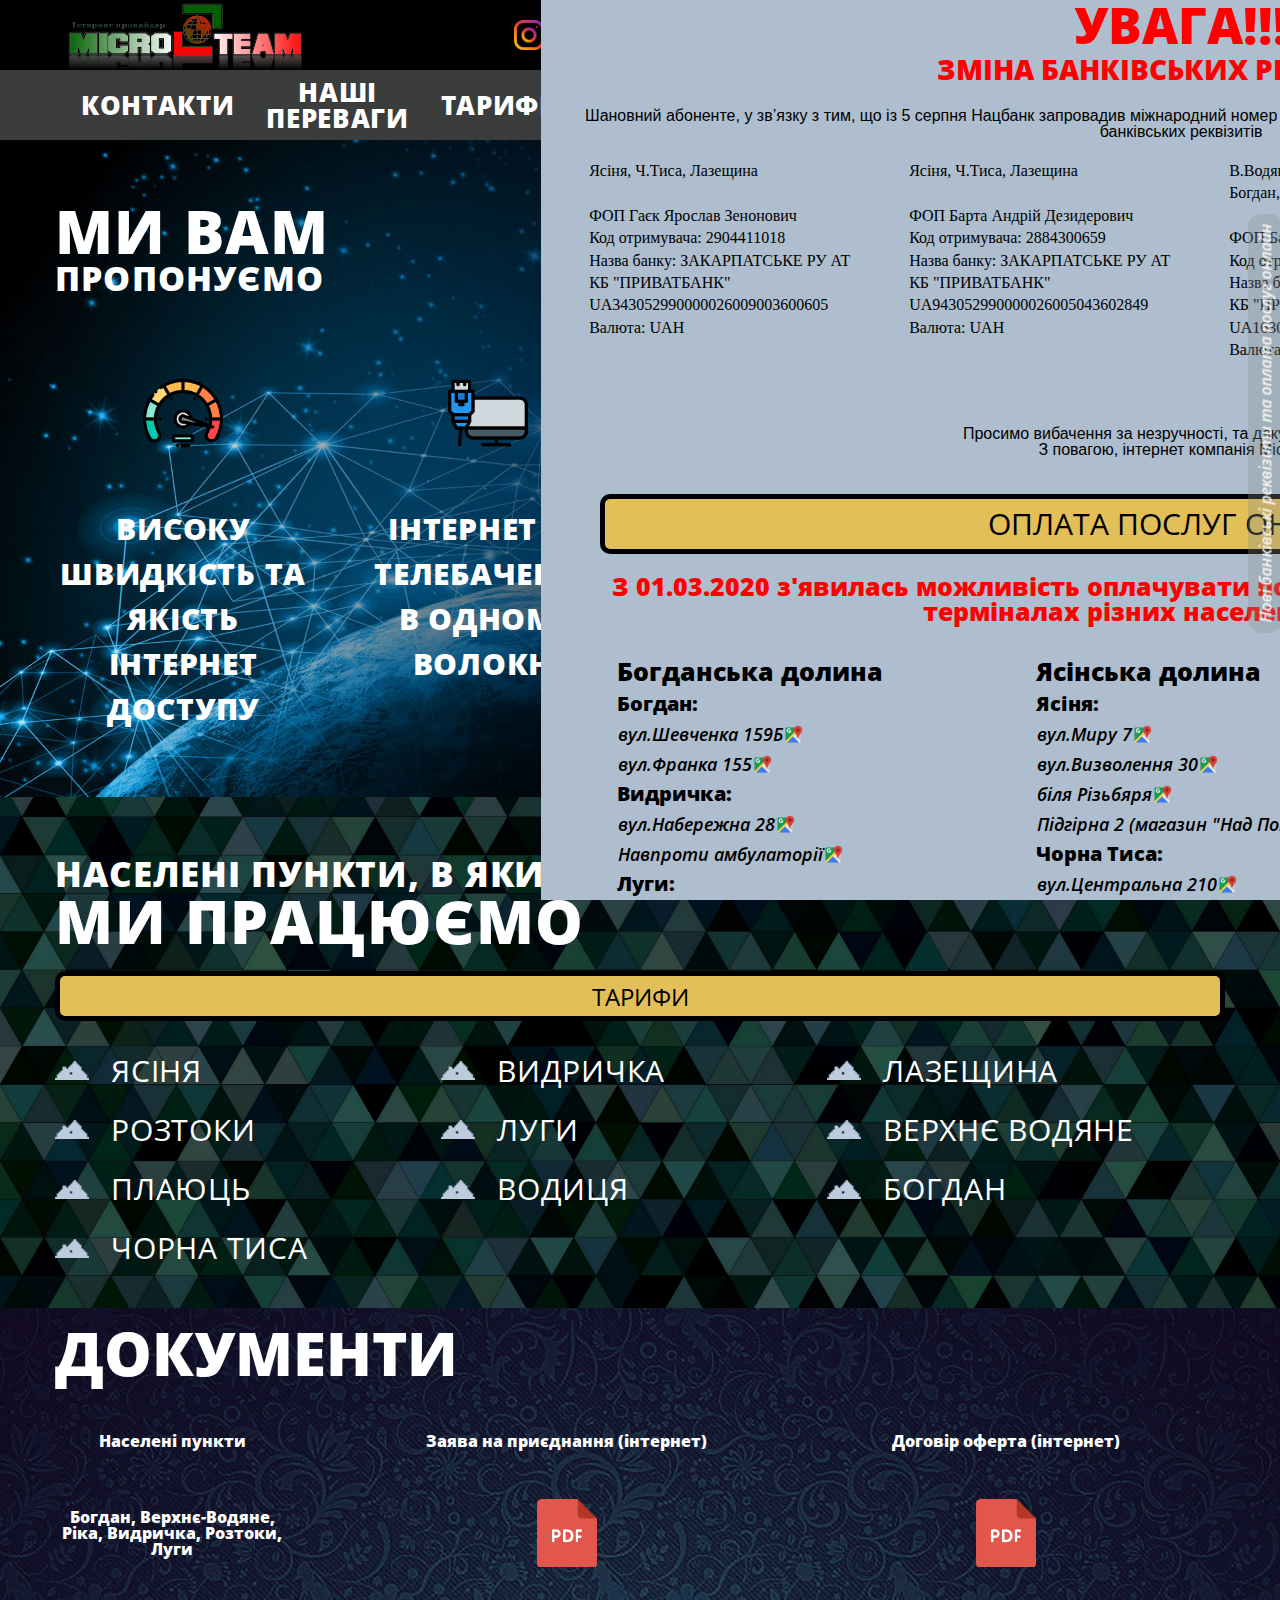
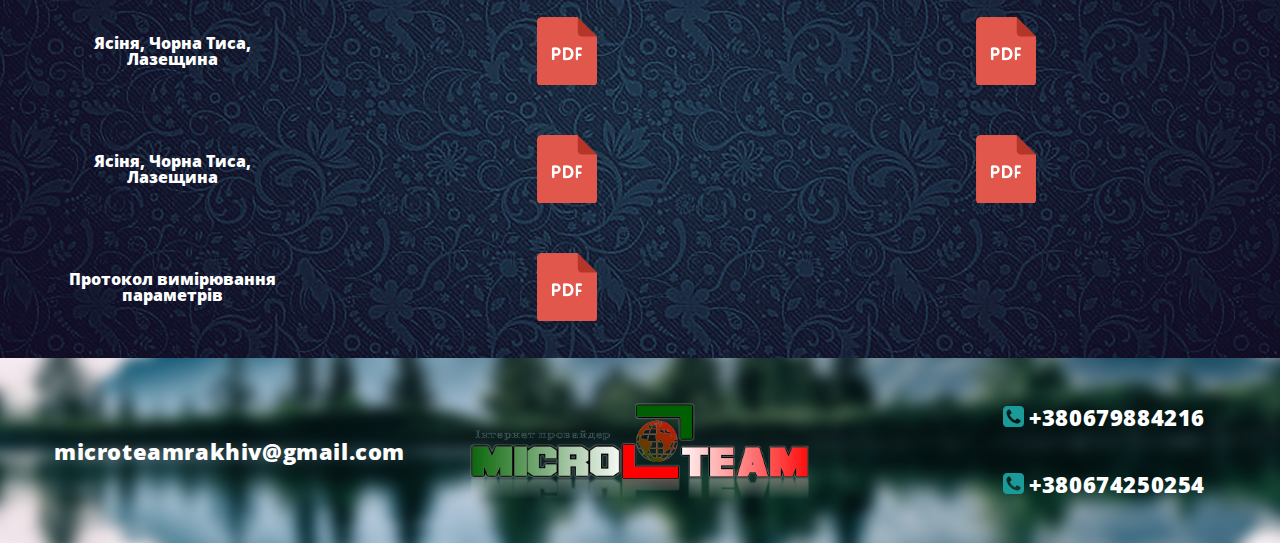
<file: index.html>
<!DOCTYPE html>
<html lang="en">
<head>
    <meta charset="UTF-8">
    <title>MicroTeam</title>
    <link rel="stylesheet" type="text/css" href="index.css">
    <link rel="stylesheet" type="text/css" href="style/max420.css">
    <link rel="SHORTCUT ICON" href="img/shortcast_ico.png">
    <meta name="viewport" content="width=device-width, initial-scale=1">
    <meta name="theme-color" content="#5598a1">
    <link rel="import" href="Terminal_EasyPay_HTML/index_tv.html">
    <meta property="og:image" content="https://microteam.com.ua/img/logo_hd_OG_600x600.png" />

</head>
<body>

<!--Скрипт header -->

<script src="JS_file/headerMainPage.js">
    header(`#contacts`, `#advantages`, `#location`, `index_tv.html`, `#documents`)
</script>


<!--<script src="JS_file/header.js">-->

<!--   header( `#contacts`, `#advantages`, `#location`, `index_tv.html`, `#documents`)-->

<!--</script>-->

<!--Скрипт header -->


<!--Модалка зі зміною реквізитів-->

<div id="modalBankInfo" class="modalBankInfo">
    <h4>увага!!!</h4>
    <p class="title">зміна банківських реквізитів</p>
    <img id="closeBankingModal" src="icons/close.png" alt="">

    <p class="textSorry">
        Шановний абоненте, у зв’язку з тим, що із 5 серпня Нацбанк запровадив міжнародний номер банківського рахунку
        IBAN.
        Ми повідомляємо вам про зміну наших банківських реквізитів
    </p>

    <div class="newBankInfoWrapper">
        <pre class="newBankInfo">
            Ясіня, Ч.Тиса, Лазещина

            ФОП Гаєк Ярослав Зенонович
            Код отримувача: 2904411018
            Назва банку: ЗАКАРПАТСЬКЕ РУ АТ
            КБ "ПРИВАТБАНК"
            UA343052990000026009003600605
            Валюта: UAH

        </pre>
        <pre class="newBankInfo">
            Ясіня, Ч.Тиса, Лазещина

            ФОП Барта Андрій Дезидерович
            Код отримувача: 2884300659
            Назва банку: ЗАКАРПАТСЬКЕ РУ АТ
            КБ "ПРИВАТБАНК"
            UA943052990000026005043602849
            Валюта: UAH

        </pre>
        <pre class="newBankInfo">
            В.Водяне, Розтоки, Видричка,
            Богдан, Луги

            ФОП Барта Маріанна Василівна
            Код отримувача: 2948419048
            Назва банку: ЗАКАРПАТСЬКЕ РУ АТ
            КБ "ПРИВАТБАНК"
            UA163052990000026005013603511
            Валюта: UAH

        </pre>
        <pre class="newBankInfo">
            За послуги доступу до цифрового
            телебачення:

            ТОВ МІКРОТІМ
            Код отримувача: 41107774
            ЗАКАРПАТСЬКЕ РУ АТ
            КБ "ПРИВАТБАНК"
            UA263052990000026004003608970
            Валюта: UAH

        </pre>
    </div>

    <pre class="textSorry">
    Просимо вибачення за незручності, та дякуємо за розуміння!
    З повагою, інтернет компанія MicroTeam!
    </pre>

    <div class="payButtWrapper">
        <a target="_blank" href="https://easypay.ua/ua/catalog/internet/microteam">Оплата послуг ОНЛАЙН</a>
    </div>

    <div class="terminalWrapper">
        <h3>З 01.03.2020 з'явилась можливість оплачувати послуги користування інтернетом в терміналах різних населених
            пунктів</h3>
        <div class="terminalAddressWrapper">
            <div class="bog">
                <h6>Богданська долина</h6>
                <p>Богдан:</p>
                <a target="_blank" href="https://maps.app.goo.gl/FP183jG6ZWCzno8k7">вул.Шевченка 159Б <img
                        class="googleMapsLogo"
                        src="icons/google_maps.png"
                        alt=""></a>
                <a target="_blank" href="https://goo.gl/maps/RpsLR76ukzNprWYm9">вул.Франка 155 <img
                        class="googleMapsLogo"
                        src="icons/google_maps.png" alt=""></a>
                <p>Видричка:</p>
                <a target="_blank" href="https://maps.app.goo.gl/WR5Wxe9hRVrPSw4a7">вул.Набережна 28 <img
                        class="googleMapsLogo"
                        src="icons/google_maps.png"
                        alt=""></a>
                <a target="_blank" href="https://goo.gl/maps/vUzc8MkF6i6SarDk8">Навпроти амбулаторії <img
                        class="googleMapsLogo"
                        src="icons/google_maps.png"
                        alt=""></a>
                <p>Луги:</p>
                <a target="_blank" href="https://goo.gl/maps/c23rqdtHQZiWCfR46">вул.Луги 328 (біля лісництва) <img
                        class="googleMapsLogo" src="icons/google_maps.png"
                        alt=""></a>
            </div>

            <div class="yas">
                <h6>Ясінська долина</h6>
                <p>Ясіня:</p>
                <a href="https://goo.gl/maps/UeE316yPYUKaCdXD9" target="_blank">вул.Миру 7
                    <img class="googleMapsLogo" src="icons/google_maps.png" alt=""></a>
                <a target="_blank" href="https://maps.app.goo.gl/M6LCH7aStjQUMjop6">вул.Визволення 30 <img
                        class="googleMapsLogo"
                        src="icons/google_maps.png"
                        alt=""></a>
                <a target="_blank" href="https://maps.app.goo.gl/61BPyFEu6jsGTVM57">біля Різьбяря <img
                        class="googleMapsLogo"
                        src="icons/google_maps.png"
                        alt=""></a>
                <a target="_blank" href="https://maps.app.goo.gl/YafLiW87REEGtDLfA">Підгірна 2 (магазин "Над
                    Потоком")<img
                            class="googleMapsLogo" src="icons/google_maps.png" alt=""></a>
                <p>Чорна Тиса:</p>
                <a target="_blank" href="https://goo.gl/maps/sj9yDxtNp31ZVwbx6">вул.Центральна 210 <img
                        class="googleMapsLogo"
                        src="icons/google_maps.png"
                        alt=""></a>
                <p>Лазещина:</p>
                <a target="_blank" href="https://goo.gl/maps/smvuVfWTCeP6aUn19">вул.Лазещина 936 (біля НашаРяба) <img
                        class="googleMapsLogo" src="icons/google_maps.png"
                        alt=""></a>
            </div>

            <div class="aps">
                <h6>Верхнє Водяне</h6>
                <a target="_blank" href="#">на Чопі(на автостанції) <img class="googleMapsLogo" src="icons/google_maps.png" alt=""></a>
                <a target="_blank" href="https://goo.gl/maps/MJ7beqx3BjPAX42S7">на Чопі(у магазині Грегула)
                    <img class="googleMapsLogo" src="icons/google_maps.png" alt=""></a>
                <a target="_blank" href="https://goo.gl/maps/tx8Qj3AW5xfJ2WKaA">у барі Джилалабад
                    <img class="googleMapsLogo" src="icons/google_maps.png" alt=""></a>
            </div>
        </div>
    </div>

    <div class="sorryLogoWrapper">
        <img class="sorryLogo" src="img/logo_hd_png.png" alt="">
    </div>

</div>
<div id="butModalBank" class="buttonShowModal">Нові банківські реквізити та оплата послуг онлайн</div>


<!--Модалка з новинами-->
<!--
<div class="modalNewsInfoWrapper">
</div>
<div id="modalNewsInfo" class="modalNewsInfo" style="padding-top: 30px;">
    <h4>увага!!!</h4>
    <p class="title">Блокування окремих веб-ресурсів</p>
    <img id="closeNewsModal" src="icons/close.png" alt="">

    <p class="textSorry">
        
    </p>

    <div class="newsText" style="display: flex; justify-content: center">
    <p>
       Шановні абоненти! Звертаємо вашу увагу, що Указом Президента №64/2022, як і попередніми Указами, на провайдерів інтернет послуг наклали зобов’язання по блокуванню окремих веб-ресурсів. У зв’язку з цим деякі веб-ресурси мережі Інтернет можуть бути недоступні та не відкриватися.

       Більш детальна інформація розміщена за посиланням:
        <a style=" color: #a71d2a; font-size: 24px" target="_blank" href="https://www.president.gov.ua/documents/2032021-38949">
            www.president.gov.ua
        </a>-->
<!--  </p>

  </div>


  <pre class="textSorry">
  Просимо вибачення за незручності, та дякуємо за розуміння!
  З повагою, інтернет компанія MicroTeam!
  </pre>
  <div class="sorryLogoWrapper">
      <img class="sorryLogo" src="img/logo_hd_png.png" alt="">
  </div>


</div>
-->

<!--Ми вам пропонуємо-->
<section id="advantages">
    <div class="advantagesWrap">
        <div class="advantagesTitleWrap">
            <div class="advantagesTittleWrapText">
                <h3>
                    ми вам
                </h3>
                <h4>
                    пропонуємо
                </h4>
            </div>

            <div class="payRedButtWrapper">

                <a target="" href="Terminal_EasyPay_HTML/bankLink.html">Оплата послуг ОНЛАЙН</a>
            </div>
        </div>

        <div class="fourDivWrapper">
            <div class="advantagesDiv1">
                <img src="icons/fast.png" alt="">
                <p>високу швидкість та якість інтернет доступу</p>
            </div>
            <div class="advantagesDiv2">
                <img src="icons/ethernet.png" alt="">

                <p>інтернет та телебачення в одному волокні
                </p>

            </div>
            <div class="advantagesDiv3">
                <img src="icons/piggy-bank.png" alt="">

                <p>доступні для всіх ціни </p>

            </div>
            <div class="advantagesDiv4">
                <img src="icons/technical-support.png" alt="">

                <p>якісний сервіс</p>

            </div>
        </div>
    </div>

</section>

<!--Населлені пункти і карта-->

<section id="location">
    <div class="locationContentWrapper">
        <div class="locationText">
            <p class="smallText">населені пункти, в яких </p>
            <p class="bigText">ми працюємо</p>
            <div class="buttTarifsWrapper">
                <button class="tariffs1" type="button">тарифи</button>
            </div>
            <div class="villagesTextWrapper">
                <div>
                    <img src="icons/mountains.png" alt="">
                    <p id="yasinya">Ясіня</p>
                </div>
                <div>
                    <img src="icons/mountains.png" alt="">
                    <p id="vydrychka">Видричка</p>
                </div>
                <div>
                    <img src="icons/mountains.png" alt="">
                    <p id="lazeshchyna">Лазещина</p>
                </div>
                <div>
                    <img src="icons/mountains.png" alt="">
                    <p id="roztoky">Розтоки</p>
                </div>
                <div>
                    <img src="icons/mountains.png" alt="">
                    <p id="luhy">Луги</p>
                </div>
                <div>
                    <img src="icons/mountains.png" alt="">
                    <p id="verVodyane">Верхнє Водяне</p>
                </div>
                <div>
                    <img src="icons/mountains.png" alt="">
                    <p>Плаюць</p>
                </div>
                <div>
                    <img src="icons/mountains.png" alt="">
                    <p>Водиця</p>
                </div>
                <div>
                    <img src="icons/mountains.png" alt="">
                    <p id="bohdan">Богдан</p>
                </div>
                <div>
                    <img src="icons/mountains.png" alt="">
                    <p id="chTysa">Чорна Тиса</p>
                </div>
            </div>
        </div>

        <!--google maps-->
<!--        <div id="map">-->

<!--        </div>-->
    </div>


    <!--Модалка з тарифами-->
    <div class="mainModalContainer" style="display: none">
        <div class="tariffsWrapper">
            <div class="menuNameTariffs" style="display: none">
                <div><span class="tariffsTitle">Назва тарифного плану</span>
                    <p class="name1">20M_FTP</p>
                    <p class="name2">IP-адреса</p>
                    <p class="name3">5M_WIFI</p>
                    <p class="name4">100M_PON</p>
                    <p class="name6">300M_PON</p>
                </div>
                <div><span class="tariffsTitle">Швидкість</span>
                    <p class="speed1">до 20Мбіт/с</p>
                    <p class="speed2">-</p>
                    <p class="speed3">до 5Мбіт/с</p>
                    <p class="speed4">до 100Мбіт/с</p>
                    <p class="speed6">до 300Мбіт/с</p>

                </div>
                <div><span class="tariffsTitle">Вартість</span>
                    <p class="cost1">200 грн/міс</p>
                    <p class="cost2">150 грн/міс</p>
                    <p class="cost3">200 грн/міс</p>
                    <p class="cost4">200 грн/міс</p>
                    <p class="cost6">400 грн/міс</p>

                </div>
            </div>
            <div class="menuNameTariffs2" style="display: none">
                <div><span class="tariffsTitle">Назва тарифного плану</span>
                    <p class="name1">10M</p>
                    <p class="name2">30M</p>
                    <p class="name5">20M PON</p>
                    <p class="name6">50M PON</p>
                </div>
                <div><span class="tariffsTitle">Швидкість</span>
                    <p class="speed1">до 10Мбіт/с</p>
                    <p class="speed2">до 30Мбіт/с</p>
                    <p class="speed5">до 20Мбіт/с</p>
                    <p class="speed6">до 50Мбіт/с</p>

                </div>
                <div><span class="tariffsTitle">Вартість</span>
                    <p class="cost1">175 грн/міс</p>
                    <p class="cost2">400 грн/міс</p>
                    <p class="cost3">175 грн/міс</p>
                    <p class="cost4">400 грн/міс</p>
                </div>
            </div>
        </div>


    </div>

</section>


<!--Документи-->
<section id="documents">
    <div class="documentsWrapper">

        <h2>документи</h2>

        <div class="sectionNameDocs">
            <div class="locationName">
                <p>Населені пункти</p>
            </div>
            <div class="docsName">
                <p>Заява на приєднання (інтернет)</p>
                <p>Договір оферта (інтернет)</p>
            </div>
        </div>

        <div class="firstDocksWrapper">
            <p>Богдан, Верхнє-Водяне, Ріка, Видричка, Розтоки, Луги</p>
            <div class="docs">
                <div>
                    <a href="pdf/zayava_M.doc">
                        <img src="icons/sprite_pdf.png" alt="">
                    </a>

                </div>
                <div>
                    <a href="pdf/Oferta_M.docx" download>
                        <img src="icons/sprite_pdf.png" alt="">
                    </a>


                </div>


            </div>
        </div>


        <div class="secondDocksWrapper">
            <p>Ясіня, Чорна Тиса, Лазещина</p>
            <div class="docs">
                <div>
                    <a href="pdf/zayava_A.doc">
                        <img src="icons/sprite_pdf.png" alt="">
                    </a>
                </div>
                <div>
                    <a href="pdf/Oferta_A.docx" download>
                        <img src="icons/sprite_pdf.png" alt="">
                    </a>

                </div>


            </div>
        </div>

        <div class="thirdDocksWrapper">
            <p>Ясіня, Чорна Тиса, Лазещина</p>
            <div class="docs">

                <div>
                    <a href="pdf/zayava_S.doc" download>
                        <img src="icons/sprite_pdf.png" alt="">
                    </a>

                </div>
                <div>
                    <a href="pdf/Oferta_S.docx" download>
                        <img src="icons/sprite_pdf.png" alt="">
                    </a>

                </div>

            </div>
        </div>

        <div class="thirdDocksWrapper">
            <p>Протокол вимірювання параметрів</p>
            <div class="docs">
                <div>
                    <a href="pdf/Protocol_vimiruvania_UDCR.docx" download>
                        <img src="icons/sprite_pdf.png" alt="">
                    </a>

                </div>


            </div>
        </div>

    </div>
</section>


<!--Скрипт footer -->

<script src="JS_file/footerMainPage.js">
    footer()
</script>

<!--Скрипт footer -->


<!--Підключення бібліотеки JQ і основний код JS-->
<script src="jQuery.js"></script>
<script src="index.js"></script>

<!--Статистика відвідувань-->
<div class="visitCounter">
    <!--LiveInternet counter-->
    <!--<script type="text/javascript">
        document.write('<a href="//www.liveinternet.ru/click" ' +
            'target="_blank"><img src="//counter.yadro.ru/hit?t12.4;r' +
            escape(document.referrer) + ((typeof (screen) == 'undefined') ? '' :
                ';s' + screen.width + '*' + screen.height + '*' + (screen.colorDepth ?
                screen.colorDepth : screen.pixelDepth)) + ';u' + escape(document.URL) +
            ';h' + escape(document.title.substring(0, 150)) + ';' + Math.random() +
            '" alt="" title="LiveInternet: показано число просмотров за 24' +
            ' часа, посетителей за 24 часа и за сегодня" ' +
            'border="0" width="88" height="31"><\/a>')
    </script>-->
    <!--/LiveInternet-->
</div>

<!--Функція для блимання повідомлення'Нові банківські реквізити'-->
<script src="setTimeoutFunc.js"></script>


<!--Скрипт Гугла для карти-->
<!--<script>-->

<!--    function initMap(lat = 48.054041, lng = 24.212947, mkLat = null, mkLng = null, zoom = 14, title = `Рахів`) {-->
<!--        let opt = {-->
<!--            center: {lat: lat, lng: lng},-->
<!--            zoom: zoom-->

<!--        };-->
<!--        let map = new google.maps.Map(document.getElementById('map'), opt);-->

<!--        let marker = new google.maps.Marker({-->
<!--            map: map,-->
<!--            draggable: true,-->
<!--            animation: google.maps.Animation.DROP,-->
<!--            position: {lat: mkLat, lng: mkLng}-->
<!--        });-->
<!--        marker.addListener('click', toggleBounce);-->

<!--    }-->

<!--    function toggleBounce() {-->
<!--        if (marker.getAnimation() !== null) {-->
<!--            marker.setAnimation(null);-->
<!--        } else {-->
<!--            marker.setAnimation(google.maps.Animation.BOUNCE);-->
<!--        }-->
<!--    }-->

<!--</script>-->
<!--<script src="https://maps.googleapis.com/maps/api/js?key=AIzaSyDmungMtHAIpyjlwXMClRuJyxsPvPT6XXQ&callback=initMap"-->
<!--        async defer>-->
<!--</script>-->
</body>
</html>
</file>
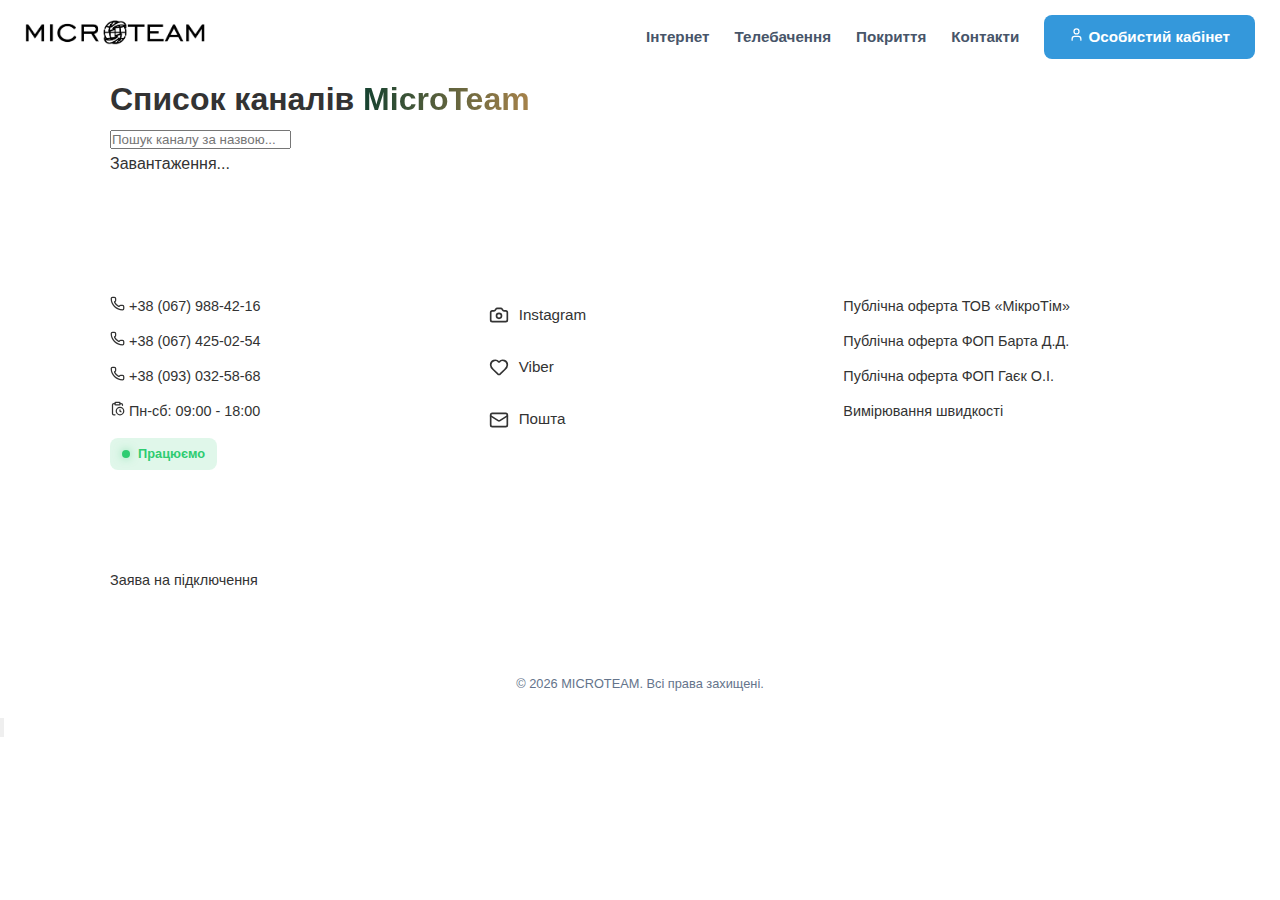
<file: pages/channels.html>
<!DOCTYPE html>
<html lang="uk">
<head>
    <meta charset="UTF-8">
    <meta name="viewport" content="width=device-width, initial-scale=1.0">
    <title>Список каналів | MicroTeam</title>
    <link rel="stylesheet" href="../style.css">
</head>
<body>



<!--Start header-->

<div id="header-placeholder"></div>

<!--End header-->




<section class="channels-page">
    <div class="container">
        <header class="channels-header">
            <h1>Список каналів <span class="highlight">MicroTeam</span></h1>

            <div class="search-container">
                <input type="text" id="channelSearch" placeholder="Пошук каналу за назвою...">
            </div>

            <div id="categoryFilters" class="category-filters tariff-filters"></div>

            <div id="genreFilters" class="category-filters genre-filters">
            </div>
        </header>

        <main class="channels-content">
            <div id="loading" class="status-msg">Завантаження...</div>
            <div id="channelsGrid" class="channels-grid"></div>
        </main>
    </div>
</section>




<!--Start footer-->

<div id="footer-placeholder"></div>

<!--End footer-->





<!--Start pay btn-->

<button id="scrollToTop" class="scroll-top-btn" title="Нагору">
    <svg xmlns="http://www.w3.org/2000/svg" viewBox="0 0 24 24" fill="none" stroke="currentColor" stroke-width="3" stroke-linecap="round" stroke-linejoin="round"><path d="M18 15l-6-6-6 6"/></svg>
</button>

<!--End pay btn-->



<script src="../script.js" type="module"></script>
</body>
</html>
</file>
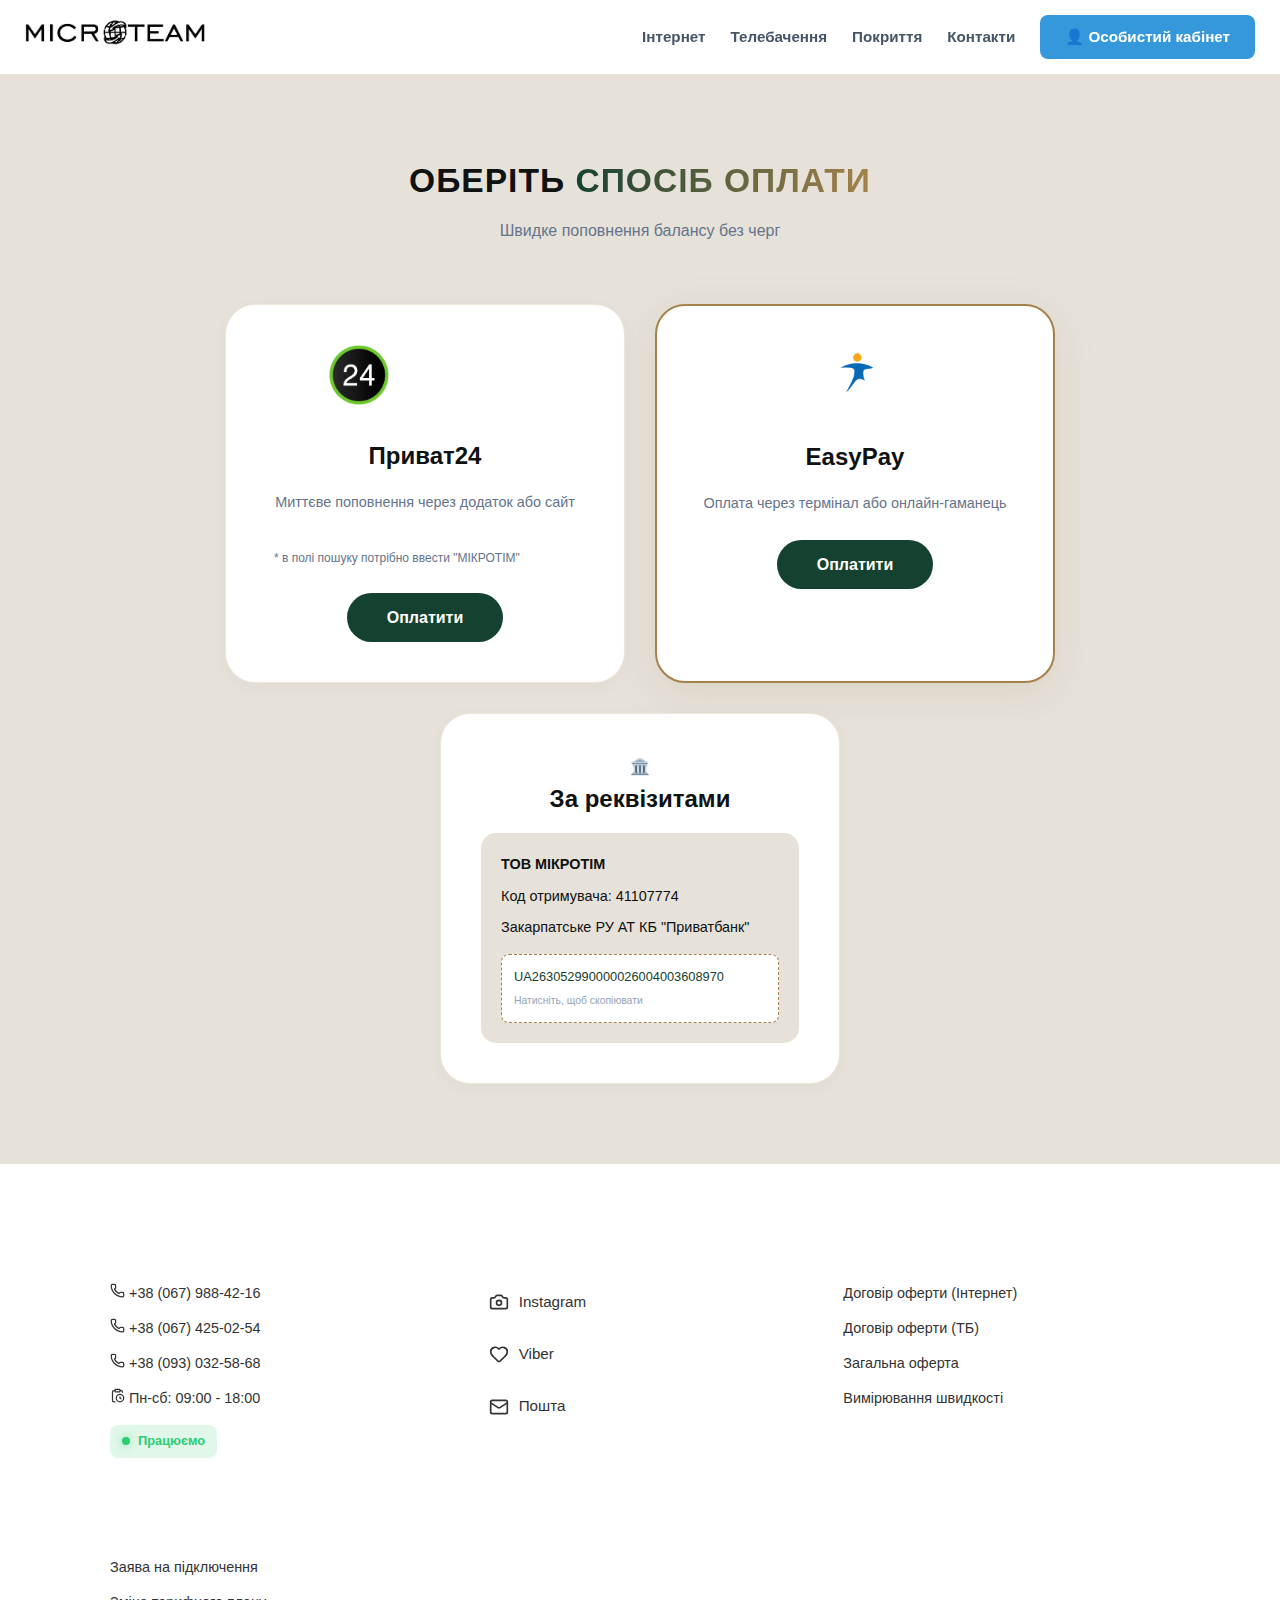
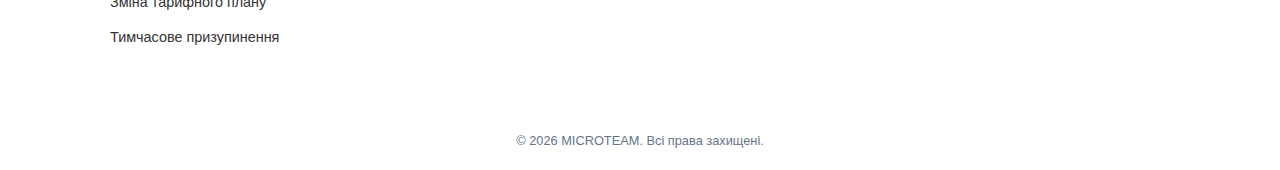
<file: pages/pay.html>
<!DOCTYPE html>
<html lang="uk">
<head>
    <meta charset="UTF-8">
    <meta name="viewport" content="width=device-width, initial-scale=1.0">
    <title>Оплата послуг | ISP-Connect</title>
    <link rel="stylesheet" href="../style.css">
</head>
<body>

<!--Start header-->

<header>
    <nav class="navbar">
        <a href="../index.html" class="logo">
            <img src="../img/Logo_NewDesign.png" alt="">
        </a>

        <div class="menu-toggle" id="mobile-menu">
            <span class="bar"></span>
            <span class="bar"></span>
            <span class="bar"></span>
        </div>

        <ul class="nav-links" id="nav-list">
            <li><a href="../index.html#tariffs-light-section">Інтернет</a></li>
            <li><a href="TV.html">Телебачення</a></li>
            <li><a href="../index.html#coverage">Покриття</a></li>
            <li><a href="#contacts">Контакти</a></li>

            <li class="mobile-only">
                <a href="https://stat.microteam.com.ua" class="btn-cabinet-mobile">
                    👤 Особистий кабінет
                </a>
            </li>
        </ul>

    </nav>
</header>

<!--End header-->


<main class="pay-page-bg">
    <div class="container">
        <div class="section-header text-center">
            <h1 class="section-title-white">Оберіть <span class="highlight">спосіб оплати</span></h1>
            <p class="section-subtitle-white">Швидке поповнення балансу без черг</p>
        </div>

        <div class="pay-grid">
            <a href="https://next.privat24.ua/payments/dashboard"
               target="_blank" class="pay-card glass-effect">
                <div class="pay-logo">
                    <img src="../icons/privat24largeWhite.png" alt="Privat24">
                </div>
                <h3>Приват24</h3>
                <p>Миттєве поповнення через додаток або сайт</p>
                <p class="comment_privat24">* в полі пошуку потрібно ввести "МІКРОТІМ"</p>
                <div class="pay-btn-fake">Оплатити</div>
            </a>

            <a href="https://easypay.ua/ua/catalog/internet/microteam" target="_blank"
               class="pay-card glass-effect featured-pay">
                <div class="pay-logo">
                    <img src="../icons/easyPayWhite.png" alt="EasyPay">
                </div>
                <h3>EasyPay</h3>
                <p>Оплата через термінал або онлайн-гаманець</p>
                <div class="pay-btn-fake">Оплатити</div>
            </a>

            <div class="pay-card glass-effect info-card">
                <div class="pay-icon">🏛️</div>
                <h3>За реквізитами</h3>
                <div class="bank-details">
                    <p><strong>ТОВ МІКРОТІМ</strong></p>
                    <p>Код отримувача: 41107774</p>
                    <p>Закарпатське РУ АТ КБ "Приватбанк"</p>
                    <div class="iban-box" id="copyIbanContainer">
                        <span id="ibanValue">UA263052990000026004003608970</span>
                        <span class="copy-hint" id="copyHint">Натисніть, щоб скопіювати</span>
                    </div>
                </div>
            </div>
        </div>
    </div>
</main>

<!--Start footer-->

<footer class="footer">
    <div class="container">
        <div class="footer-grid">
            <div id="contacts" class="footer-col">
                <h4>Контакти</h4>
                <ul>
                    <li>
                        <a href="tel:+380679884216">
                            <svg xmlns="http://www.w3.org/2000/svg" width="24" height="24" viewBox="0 0 24 24"
                                 fill="none" stroke="currentColor" stroke-width="2" stroke-linecap="round"
                                 stroke-linejoin="round" class="lucide lucide-phone-icon lucide-phone">
                                <path d="M13.832 16.568a1 1 0 0 0 1.213-.303l.355-.465A2 2 0 0 1 17 15h3a2 2 0 0 1 2 2v3a2 2 0 0 1-2 2A18 18 0 0 1 2 4a2 2 0 0 1 2-2h3a2 2 0 0 1 2 2v3a2 2 0 0 1-.8 1.6l-.468.351a1 1 0 0 0-.292 1.233 14 14 0 0 0 6.392 6.384"/>
                            </svg>
                            +38 (067) 988-42-16</a>
                    </li>
                    <li>
                        <a href="tel:+380674250254">
                            <svg xmlns="http://www.w3.org/2000/svg" width="24" height="24" viewBox="0 0 24 24"
                                 fill="none" stroke="currentColor" stroke-width="2" stroke-linecap="round"
                                 stroke-linejoin="round" class="lucide lucide-phone-icon lucide-phone">
                                <path d="M13.832 16.568a1 1 0 0 0 1.213-.303l.355-.465A2 2 0 0 1 17 15h3a2 2 0 0 1 2 2v3a2 2 0 0 1-2 2A18 18 0 0 1 2 4a2 2 0 0 1 2-2h3a2 2 0 0 1 2 2v3a2 2 0 0 1-.8 1.6l-.468.351a1 1 0 0 0-.292 1.233 14 14 0 0 0 6.392 6.384"/>
                            </svg>
                            +38 (067) 425-02-54</a>
                    </li>
                    <li>
                        <a href="tel:+380930325868">
                            <svg xmlns="http://www.w3.org/2000/svg" width="24" height="24" viewBox="0 0 24 24"
                                 fill="none" stroke="currentColor" stroke-width="2" stroke-linecap="round"
                                 stroke-linejoin="round" class="lucide lucide-phone-icon lucide-phone">
                                <path d="M13.832 16.568a1 1 0 0 0 1.213-.303l.355-.465A2 2 0 0 1 17 15h3a2 2 0 0 1 2 2v3a2 2 0 0 1-2 2A18 18 0 0 1 2 4a2 2 0 0 1 2-2h3a2 2 0 0 1 2 2v3a2 2 0 0 1-.8 1.6l-.468.351a1 1 0 0 0-.292 1.233 14 14 0 0 0 6.392 6.384"/>
                            </svg>
                            +38 (093) 032-58-68</a>
                    </li>

                    <li>
                        <svg xmlns="http://www.w3.org/2000/svg" width="24" height="24" viewBox="0 0 24 24" fill="none"
                             stroke="currentColor" stroke-width="2" stroke-linecap="round" stroke-linejoin="round"
                             class="lucide lucide-clipboard-clock-icon lucide-clipboard-clock">
                            <path d="M16 14v2.2l1.6 1"/>
                            <path d="M16 4h2a2 2 0 0 1 2 2v.832"/>
                            <path d="M8 4H6a2 2 0 0 0-2 2v14a2 2 0 0 0 2 2h2"/>
                            <circle cx="16" cy="16" r="6"/>
                            <rect x="8" y="2" width="8" height="4" rx="1"/>
                        </svg>
                        Пн-сб: 09:00 - 18:00
                    </li>
                </ul>
                <div class="footer-status-box">
                    <div id="footer-status-container" class="status-mini">
                        <span class="dot-mini"></span>
                        <span id="footer-status-text">Завантаження...</span>
                    </div>
                </div>
            </div>

            <div class="footer-col">
                <h4>Ми у соцмережах</h4>
                <div class="social-links">
                    <a href="https://www.instagram.com/_microteam_?igsh=M2luNWV4bWx0eXh2" target="_blank"
                       class="social-item instagram">
                        <span><svg xmlns="http://www.w3.org/2000/svg" width="24" height="24" viewBox="0 0 24 24"
                                   fill="none" stroke="currentColor" stroke-width="2" stroke-linecap="round"
                                   stroke-linejoin="round" class="lucide lucide-camera-icon lucide-camera"><path
                                d="M13.997 4a2 2 0 0 1 1.76 1.05l.486.9A2 2 0 0 0 18.003 7H20a2 2 0 0 1 2 2v9a2 2 0 0 1-2 2H4a2 2 0 0 1-2-2V9a2 2 0 0 1 2-2h1.997a2 2 0 0 0 1.759-1.048l.489-.904A2 2 0 0 1 10.004 4z"/><circle
                                cx="12" cy="13" r="3"/></svg></span> Instagram
                    </a>
                    <a href="viber://chat?number=%2B380987694307" class="social-item viber">
                        <span><svg xmlns="http://www.w3.org/2000/svg" width="24" height="24" viewBox="0 0 24 24"
                                   fill="none" stroke="currentColor" stroke-width="2" stroke-linecap="round"
                                   stroke-linejoin="round" class="lucide lucide-heart-icon lucide-heart"><path
                                d="M2 9.5a5.5 5.5 0 0 1 9.591-3.676.56.56 0 0 0 .818 0A5.49 5.49 0 0 1 22 9.5c0 2.29-1.5 4-3 5.5l-5.492 5.313a2 2 0 0 1-3 .019L5 15c-1.5-1.5-3-3.2-3-5.5"/></svg></span>
                        Viber
                    </a>
                    <a href="mailto:microteamrakhiv@gmail.com" class="social-item email">
                        <span><svg xmlns="http://www.w3.org/2000/svg" width="24" height="24" viewBox="0 0 24 24"
                                   fill="none" stroke="currentColor" stroke-width="2" stroke-linecap="round"
                                   stroke-linejoin="round" class="lucide lucide-mail-icon lucide-mail"><path
                                d="m22 7-8.991 5.727a2 2 0 0 1-2.009 0L2 7"/><rect x="2" y="4" width="20" height="16"
                                                                                   rx="2"/></svg></span> Пошта
                    </a>
                </div>
            </div>
            <div class="footer-col">
                <h4>Документація</h4>
                <ul>
                    <li><a href="/docs/oferta-internet.pdf" target="_blank">Договір оферти (Інтернет)</a></li>
                    <li><a href="/docs/oferta-tv.pdf" target="_blank">Договір оферти (ТБ)</a></li>
                    <li><a href="/docs/oferta-combined.pdf" target="_blank">Загальна оферта</a></li>
                    <li><a href="/docs/speed-measurement.pdf" target="_blank">Вимірювання швидкості</a></li>
                </ul>
            </div>

            <div class="footer-col">
                <h4>Бланки заяв</h4>
                <ul>
                    <li><a href="/docs/zayava-connect.pdf" download>Заява на підключення</a></li>
                    <li><a href="/docs/zayava-change.pdf" download>Зміна тарифного плану</a></li>
                    <li><a href="/docs/zayava-disconnect.pdf" download>Тимчасове призупинення</a></li>
                </ul>
            </div>
        </div>
        <div class="footer-bottom">
            <p>&copy; 2026 MICROTEAM. Всі права захищені.</p>
        </div>
    </div>
</footer>


<!--End footer-->

<script type="module" src="../script.js"></script>
</body>
</html>
</file>
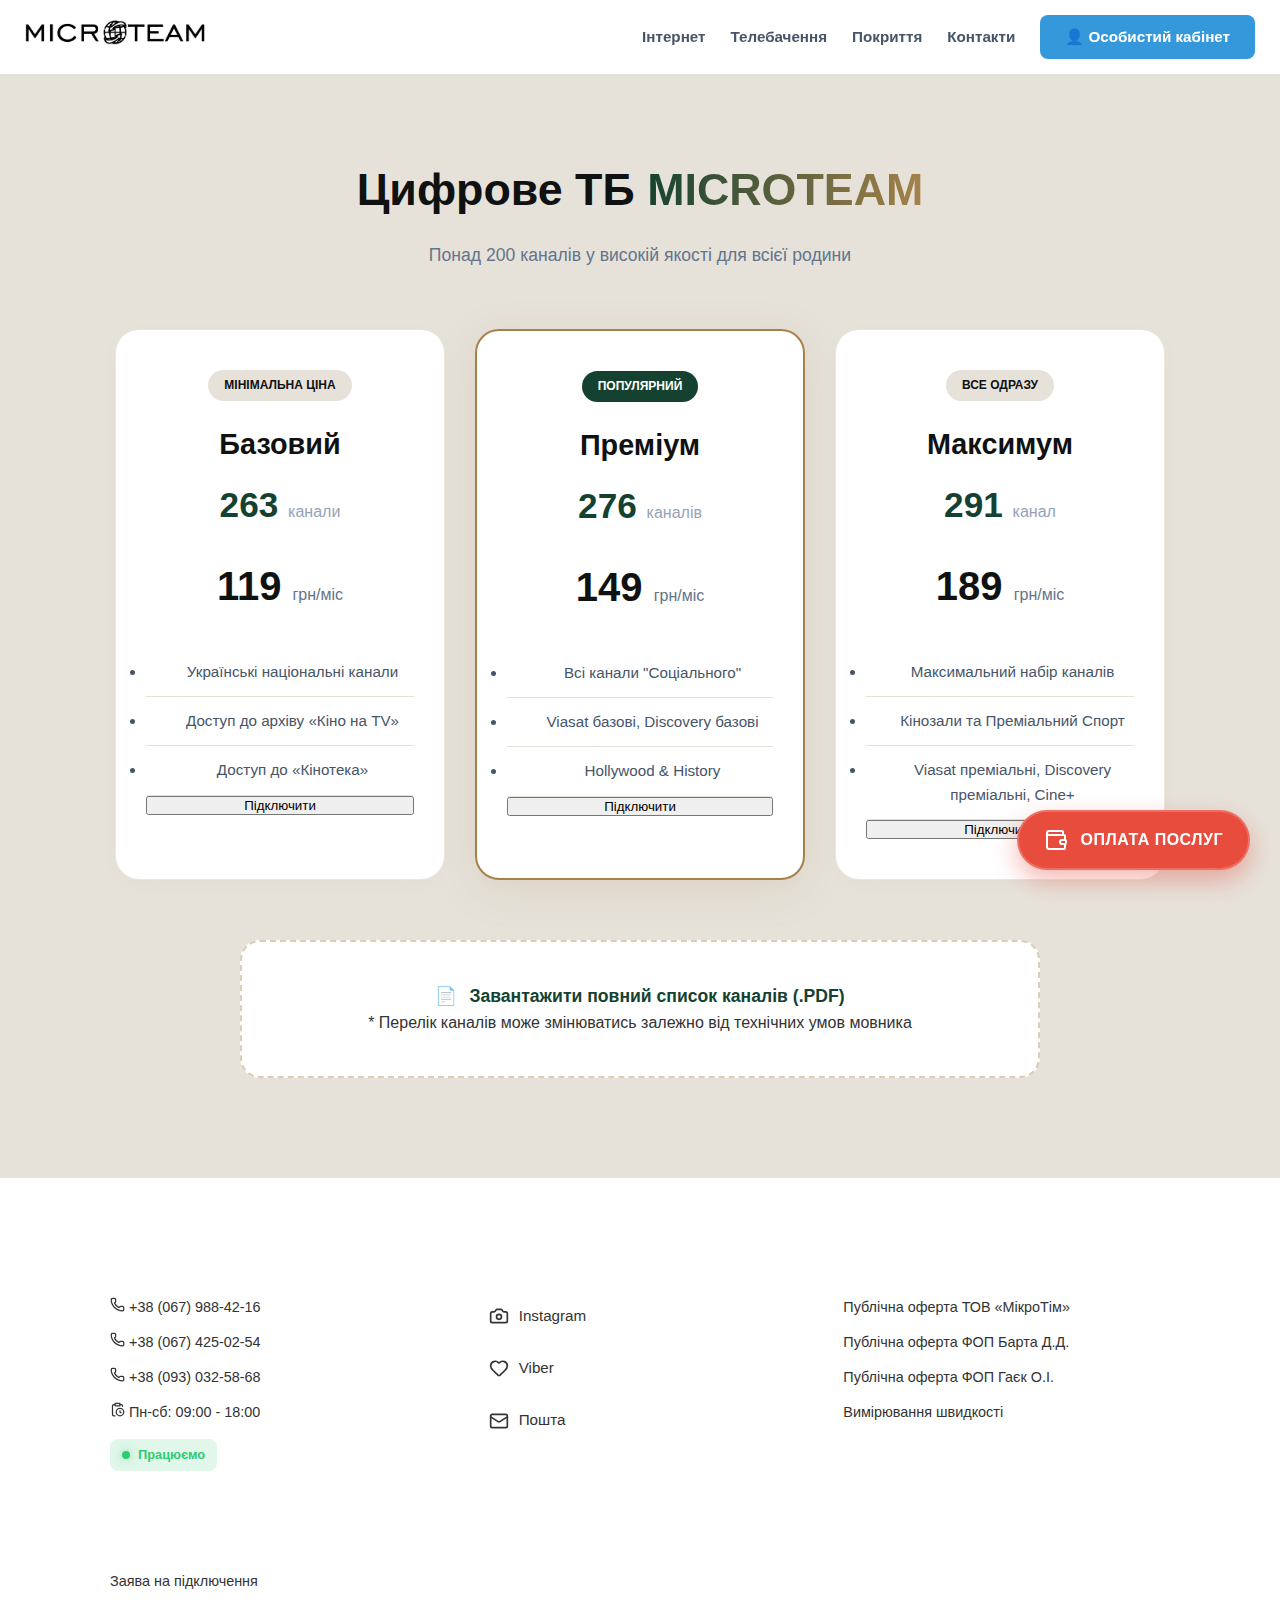
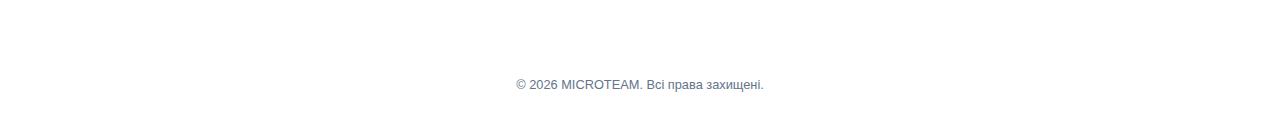
<file: pages/TV.html>
<!DOCTYPE html>
<html lang="en">
<head>
    <meta charset="UTF-8">
    <meta name="viewport" content="width=device-width, initial-scale=1.0">
    <title>Інтернет-провайдер | Рахів та район</title>
    <link rel="stylesheet" href="../style.css">
</head>
<body>

<!--Start header-->

<header>
    <nav class="navbar">
        <a href="../index.html" class="logo">
            <img src="../img/Logo_NewDesign.png" alt="">
        </a>

        <div class="menu-toggle" id="mobile-menu">
            <span class="bar"></span>
            <span class="bar"></span>
            <span class="bar"></span>
        </div>

        <ul class="nav-links" id="nav-list">
            <li><a href="../index.html#tariffs-light-section">Інтернет</a></li>
            <li><a href="TV.html">Телебачення</a></li>
            <li><a href="../index.html#coverage">Покриття</a></li>
            <li><a href="#contacts">Контакти</a></li>

            <li class="mobile-only">
                <a href="https://stat.microteam.com.ua" class="btn-cabinet-mobile">
                    👤 Особистий кабінет
                </a>
            </li>
        </ul>

    </nav>
</header>

<!--End header-->


<main class="tv-page">
    <section class="tv-hero">
        <div class="container">
            <h1>Цифрове ТБ <span class="highlight">MICROTEAM</span></h1>
            <p>Понад 200 каналів у високій якості для всієї родини</p>
        </div>
    </section>

    <section class="tv-detailed-list">
        <div class="container">
            <div class="tv-grid-three">

                <div class="tv-card-v2">
                    <div class="tv-card-top">
                        <span class="tv-label">Мінімальна ціна</span>
                        <h3>Базовий</h3>
                        <div class="tv-main-info">263 <span>канали</span></div>
                    </div>
                    <div class="tv-card-price">119 <span>грн/міс</span></div>
                    <ul class="tv-list-features">
                        <li>Українські національні канали</li>
                        <li>Доступ до архіву «Кіно на TV»</li>
                        <li>Доступ до «Кінотека»</li>
                    </ul>
                    <button class="order-btn-border">Підключити</button>

                </div>

                <div class="tv-card-v2 featured-tv-page">
                    <div class="tv-card-top">
                        <span class="tv-label primary">Популярний</span>
                        <h3>Преміум</h3>
                        <div class="tv-main-info">276 <span>каналів</span></div>
                    </div>
                    <div class="tv-card-price">149 <span>грн/міс</span></div>
                    <ul class="tv-list-features">
                        <li>Всі канали "Соціального"</li>
                        <li>Viasat базові, Discovery базові</li>
                        <li>Hollywood & History</li>
                    </ul>
                    <button class="order-btn-solid">Підключити</button>

                </div>

                <div class="tv-card-v2">
                    <div class="tv-card-top">
                        <span class="tv-label">Все одразу</span>
                        <h3>Максимум</h3>
                        <div class="tv-main-info">291 <span>канал</span></div>
                    </div>
                    <div class="tv-card-price">189 <span>грн/міс</span></div>
                    <ul class="tv-list-features">
                        <li>Максимальний набір каналів</li>
                        <li>Кінозали та Преміальний Спорт</li>
                        <li>Viasat преміальні, Discovery преміальні, Cine+</li>
                    </ul>
                    <button class="order-btn-border">Підключити</button>
                </div>

            </div>
        </div>
        <div class="tv-pdf-container">
            <a href="list-channels.pdf" target="_blank" class="btn-pdf-download">
                <span class="pdf-icon">📄</span>
                Завантажити повний список каналів (.PDF)
            </a>
            <p class="pdf-note">* Перелік каналів може змінюватись залежно від технічних умов мовника</p>
        </div>
    </section>
</main>


<!--Start footer-->

<footer class="footer">
    <div class="container">
        <div class="footer-grid">
            <div id="contacts" class="footer-col">
                <h4>Контакти</h4>
                <ul>
                    <li>
                        <a href="tel:+380679884216">
                            <svg xmlns="http://www.w3.org/2000/svg" width="24" height="24" viewBox="0 0 24 24"
                                 fill="none" stroke="currentColor" stroke-width="2" stroke-linecap="round"
                                 stroke-linejoin="round" class="lucide lucide-phone-icon lucide-phone">
                                <path d="M13.832 16.568a1 1 0 0 0 1.213-.303l.355-.465A2 2 0 0 1 17 15h3a2 2 0 0 1 2 2v3a2 2 0 0 1-2 2A18 18 0 0 1 2 4a2 2 0 0 1 2-2h3a2 2 0 0 1 2 2v3a2 2 0 0 1-.8 1.6l-.468.351a1 1 0 0 0-.292 1.233 14 14 0 0 0 6.392 6.384"/>
                            </svg>
                            +38 (067) 988-42-16</a>
                    </li>
                    <li>
                        <a href="tel:+380674250254">
                            <svg xmlns="http://www.w3.org/2000/svg" width="24" height="24" viewBox="0 0 24 24"
                                 fill="none" stroke="currentColor" stroke-width="2" stroke-linecap="round"
                                 stroke-linejoin="round" class="lucide lucide-phone-icon lucide-phone">
                                <path d="M13.832 16.568a1 1 0 0 0 1.213-.303l.355-.465A2 2 0 0 1 17 15h3a2 2 0 0 1 2 2v3a2 2 0 0 1-2 2A18 18 0 0 1 2 4a2 2 0 0 1 2-2h3a2 2 0 0 1 2 2v3a2 2 0 0 1-.8 1.6l-.468.351a1 1 0 0 0-.292 1.233 14 14 0 0 0 6.392 6.384"/>
                            </svg>
                            +38 (067) 425-02-54</a>
                    </li>
                    <li>
                        <a href="tel:+380930325868">
                            <svg xmlns="http://www.w3.org/2000/svg" width="24" height="24" viewBox="0 0 24 24"
                                 fill="none" stroke="currentColor" stroke-width="2" stroke-linecap="round"
                                 stroke-linejoin="round" class="lucide lucide-phone-icon lucide-phone">
                                <path d="M13.832 16.568a1 1 0 0 0 1.213-.303l.355-.465A2 2 0 0 1 17 15h3a2 2 0 0 1 2 2v3a2 2 0 0 1-2 2A18 18 0 0 1 2 4a2 2 0 0 1 2-2h3a2 2 0 0 1 2 2v3a2 2 0 0 1-.8 1.6l-.468.351a1 1 0 0 0-.292 1.233 14 14 0 0 0 6.392 6.384"/>
                            </svg>
                            +38 (093) 032-58-68</a>
                    </li>

                    <li>
                        <svg xmlns="http://www.w3.org/2000/svg" width="24" height="24" viewBox="0 0 24 24" fill="none"
                             stroke="currentColor" stroke-width="2" stroke-linecap="round" stroke-linejoin="round"
                             class="lucide lucide-clipboard-clock-icon lucide-clipboard-clock">
                            <path d="M16 14v2.2l1.6 1"/>
                            <path d="M16 4h2a2 2 0 0 1 2 2v.832"/>
                            <path d="M8 4H6a2 2 0 0 0-2 2v14a2 2 0 0 0 2 2h2"/>
                            <circle cx="16" cy="16" r="6"/>
                            <rect x="8" y="2" width="8" height="4" rx="1"/>
                        </svg>
                        Пн-сб: 09:00 - 18:00
                    </li>
                </ul>
                <div class="footer-status-box">
                    <div id="footer-status-container" class="status-mini">
                        <span class="dot-mini"></span>
                        <span id="footer-status-text">Завантаження...</span>
                    </div>
                </div>
            </div>

            <div class="footer-col">
                <h4>Ми у соцмережах</h4>
                <div class="social-links">
                    <a href="https://www.instagram.com/_microteam_?igsh=M2luNWV4bWx0eXh2" target="_blank"
                       class="social-item instagram">
                        <span><svg xmlns="http://www.w3.org/2000/svg" width="24" height="24" viewBox="0 0 24 24"
                                   fill="none" stroke="currentColor" stroke-width="2" stroke-linecap="round"
                                   stroke-linejoin="round" class="lucide lucide-camera-icon lucide-camera"><path
                                d="M13.997 4a2 2 0 0 1 1.76 1.05l.486.9A2 2 0 0 0 18.003 7H20a2 2 0 0 1 2 2v9a2 2 0 0 1-2 2H4a2 2 0 0 1-2-2V9a2 2 0 0 1 2-2h1.997a2 2 0 0 0 1.759-1.048l.489-.904A2 2 0 0 1 10.004 4z"/><circle
                                cx="12" cy="13" r="3"/></svg></span> Instagram
                    </a>
                    <a href="viber://chat?number=%2B380987694307" class="social-item viber">
                        <span><svg xmlns="http://www.w3.org/2000/svg" width="24" height="24" viewBox="0 0 24 24"
                                   fill="none" stroke="currentColor" stroke-width="2" stroke-linecap="round"
                                   stroke-linejoin="round" class="lucide lucide-heart-icon lucide-heart"><path
                                d="M2 9.5a5.5 5.5 0 0 1 9.591-3.676.56.56 0 0 0 .818 0A5.49 5.49 0 0 1 22 9.5c0 2.29-1.5 4-3 5.5l-5.492 5.313a2 2 0 0 1-3 .019L5 15c-1.5-1.5-3-3.2-3-5.5"/></svg></span>
                        Viber
                    </a>
                    <a href="mailto:microteamrakhiv@gmail.com" class="social-item email">
                        <span><svg xmlns="http://www.w3.org/2000/svg" width="24" height="24" viewBox="0 0 24 24"
                                   fill="none" stroke="currentColor" stroke-width="2" stroke-linecap="round"
                                   stroke-linejoin="round" class="lucide lucide-mail-icon lucide-mail"><path
                                d="m22 7-8.991 5.727a2 2 0 0 1-2.009 0L2 7"/><rect x="2" y="4" width="20" height="16"
                                                                                   rx="2"/></svg></span> Пошта
                    </a>
                </div>
            </div>
            <div class="footer-col">
                <h4>Документація</h4>
                <ul>
                    <li><a href="../documents/Oferta_MT.docx" target="_blank">Публічна оферта ТОВ «МікроТім»</a></li>
                    <li><a href="../documents/Oferta_D.docx" target="_blank">Публічна оферта ФОП Барта Д.Д.</a></li>
                    <li><a href="../documents/Oferta_O.docx" target="_blank">Публічна оферта ФОП Гаєк О.І.</a></li>
                    <li><a href="../documents/Protocol_vimiruvania_UDCR.pdf" target="_blank">Вимірювання швидкості</a>
                    </li>
                </ul>
            </div>

            <div class="footer-col">
                <h4>Бланки заяв</h4>
                <ul>
                    <li><a href="../documents/zayava_MT.doc" download>Заява на підключення</a></li>
                </ul>
            </div>
        </div>
        <div class="footer-bottom">
            <p>&copy; 2026 MICROTEAM. Всі права захищені.</p>
        </div>
    </div>
</footer>

<!--End footer-->

<!--Start pay btn-->

<a href="pay.html" class="fixed-pay-button">
    <span class="pay-btn-icon">

            <svg xmlns="http://www.w3.org/2000/svg" width="24" height="24" viewBox="0 0 24 24" fill="none"
                 stroke="currentColor" stroke-width="2" stroke-linecap="round" stroke-linejoin="round"
                 class="lucide lucide-wallet-icon lucide-wallet"><path
                    d="M19 7V4a1 1 0 0 0-1-1H5a2 2 0 0 0 0 4h15a1 1 0 0 1 1 1v4h-3a2 2 0 0 0 0 4h3a1 1 0 0 0 1-1v-2a1 1 0 0 0-1-1"/><path
                    d="M3 5v14a2 2 0 0 0 2 2h15a1 1 0 0 0 1-1v-4"/></svg>

    </span>
    <span class="pay-btn-text">Оплата послуг</span>
</a>

<!--End pay btn-->


<!--Start modal-->


<div id="orderModal" class="modal">
    <div class="modal-content contact-card">
        <span class="close-modal">&times;</span>
        <div class="modal-header">
            <h2>Оберіть зручний <span class="highlight">спосіб зв'язку</span></h2>
            <p>Натисніть на іконку, щоб написати нам або зателефонувати</p>
        </div>

        <div class="contact-methods">
            <a href="viber://chat?number=%2B380987694307" class="contact-btn viber-bg">
                <span class="btn-icon">
                    <svg xmlns="http://www.w3.org/2000/svg" width="24" height="24" viewBox="0 0 24 24"
                         fill="none" stroke="currentColor" stroke-width="2" stroke-linecap="round"
                         stroke-linejoin="round" class="lucide lucide-heart-icon lucide-heart"><path
                            d="M2 9.5a5.5 5.5 0 0 1 9.591-3.676.56.56 0 0 0 .818 0A5.49 5.49 0 0 1 22 9.5c0 2.29-1.5 4-3 5.5l-5.492 5.313a2 2 0 0 1-3 .019L5 15c-1.5-1.5-3-3.2-3-5.5"/></svg>
                </span>
                <div class="btn-text">
                    <strong>Написати у Viber</strong>
                    <span>Відповідаємо за 5 хв</span>
                </div>
            </a>

            <a href="https://www.instagram.com/_microteam_?igsh=M2luNWV4bWx0eXh2" target="_blank"
               class="contact-btn insta-bg">
                <span class="btn-icon">
                    <svg xmlns="http://www.w3.org/2000/svg" width="24" height="24" viewBox="0 0 24 24"
                         fill="none" stroke="currentColor" stroke-width="2" stroke-linecap="round"
                         stroke-linejoin="round" class="lucide lucide-camera-icon lucide-camera"><path
                            d="M13.997 4a2 2 0 0 1 1.76 1.05l.486.9A2 2 0 0 0 18.003 7H20a2 2 0 0 1 2 2v9a2 2 0 0 1-2 2H4a2 2 0 0 1-2-2V9a2 2 0 0 1 2-2h1.997a2 2 0 0 0 1.759-1.048l.489-.904A2 2 0 0 1 10.004 4z"/><circle
                            cx="12" cy="13" r="3"/></svg>
                </span>
                <div class="btn-text">
                    <strong>Ми в Instagram</strong>
                    <span>Новини та акції</span>
                </div>
            </a>

            <div class="divider"><span>або зателефонуйте</span></div>

            <a href="tel:+380674250254" class="phone-link">
                <svg xmlns="http://www.w3.org/2000/svg" width="24" height="24" viewBox="0 0 24 24"
                     fill="none" stroke="currentColor" stroke-width="2" stroke-linecap="round"
                     stroke-linejoin="round" class="lucide lucide-phone-icon lucide-phone">
                    <path d="M13.832 16.568a1 1 0 0 0 1.213-.303l.355-.465A2 2 0 0 1 17 15h3a2 2 0 0 1 2 2v3a2 2 0 0 1-2 2A18 18 0 0 1 2 4a2 2 0 0 1 2-2h3a2 2 0 0 1 2 2v3a2 2 0 0 1-.8 1.6l-.468.351a1 1 0 0 0-.292 1.233 14 14 0 0 0 6.392 6.384"/>
                </svg>
                +38 (067) 988-42-16
            </a>

            <a href="tel:+380674250254" class="phone-link">
                <svg xmlns="http://www.w3.org/2000/svg" width="24" height="24" viewBox="0 0 24 24"
                     fill="none" stroke="currentColor" stroke-width="2" stroke-linecap="round"
                     stroke-linejoin="round" class="lucide lucide-phone-icon lucide-phone">
                    <path d="M13.832 16.568a1 1 0 0 0 1.213-.303l.355-.465A2 2 0 0 1 17 15h3a2 2 0 0 1 2 2v3a2 2 0 0 1-2 2A18 18 0 0 1 2 4a2 2 0 0 1 2-2h3a2 2 0 0 1 2 2v3a2 2 0 0 1-.8 1.6l-.468.351a1 1 0 0 0-.292 1.233 14 14 0 0 0 6.392 6.384"/>
                </svg>
                +38 (067) 425-02-54
            </a>
            <a href="tel:+380930325868" class="phone-link">
                <svg xmlns="http://www.w3.org/2000/svg" width="24" height="24" viewBox="0 0 24 24"
                     fill="none" stroke="currentColor" stroke-width="2" stroke-linecap="round"
                     stroke-linejoin="round" class="lucide lucide-phone-icon lucide-phone">
                    <path d="M13.832 16.568a1 1 0 0 0 1.213-.303l.355-.465A2 2 0 0 1 17 15h3a2 2 0 0 1 2 2v3a2 2 0 0 1-2 2A18 18 0 0 1 2 4a2 2 0 0 1 2-2h3a2 2 0 0 1 2 2v3a2 2 0 0 1-.8 1.6l-.468.351a1 1 0 0 0-.292 1.233 14 14 0 0 0 6.392 6.384"/>
                </svg>
                +38 (093) 032-58-68
            </a>
        </div>

        <p class="working-hours"><svg xmlns="http://www.w3.org/2000/svg" width="24" height="24" viewBox="0 0 24 24" fill="none"
                                      stroke="currentColor" stroke-width="2" stroke-linecap="round" stroke-linejoin="round"
                                      class="lucide lucide-clipboard-clock-icon lucide-clipboard-clock">
            <path d="M16 14v2.2l1.6 1"/>
            <path d="M16 4h2a2 2 0 0 1 2 2v.832"/>
            <path d="M8 4H6a2 2 0 0 0-2 2v14a2 2 0 0 0 2 2h2"/>
            <circle cx="16" cy="16" r="6"/>
            <rect x="8" y="2" width="8" height="4" rx="1"/>
        </svg>
            Графік роботи: Пн-Сб 09:00 - 18:00</p>
        <div id="status-container" class="status-container">
            <span id="status-dot" class="dot"></span>
            <span id="status-text">Перевірка статусу...</span>
        </div>
    </div>
</div>



<!--End modal-->


<script type="module" src="../script.js"></script>

</body>
</html>
</file>
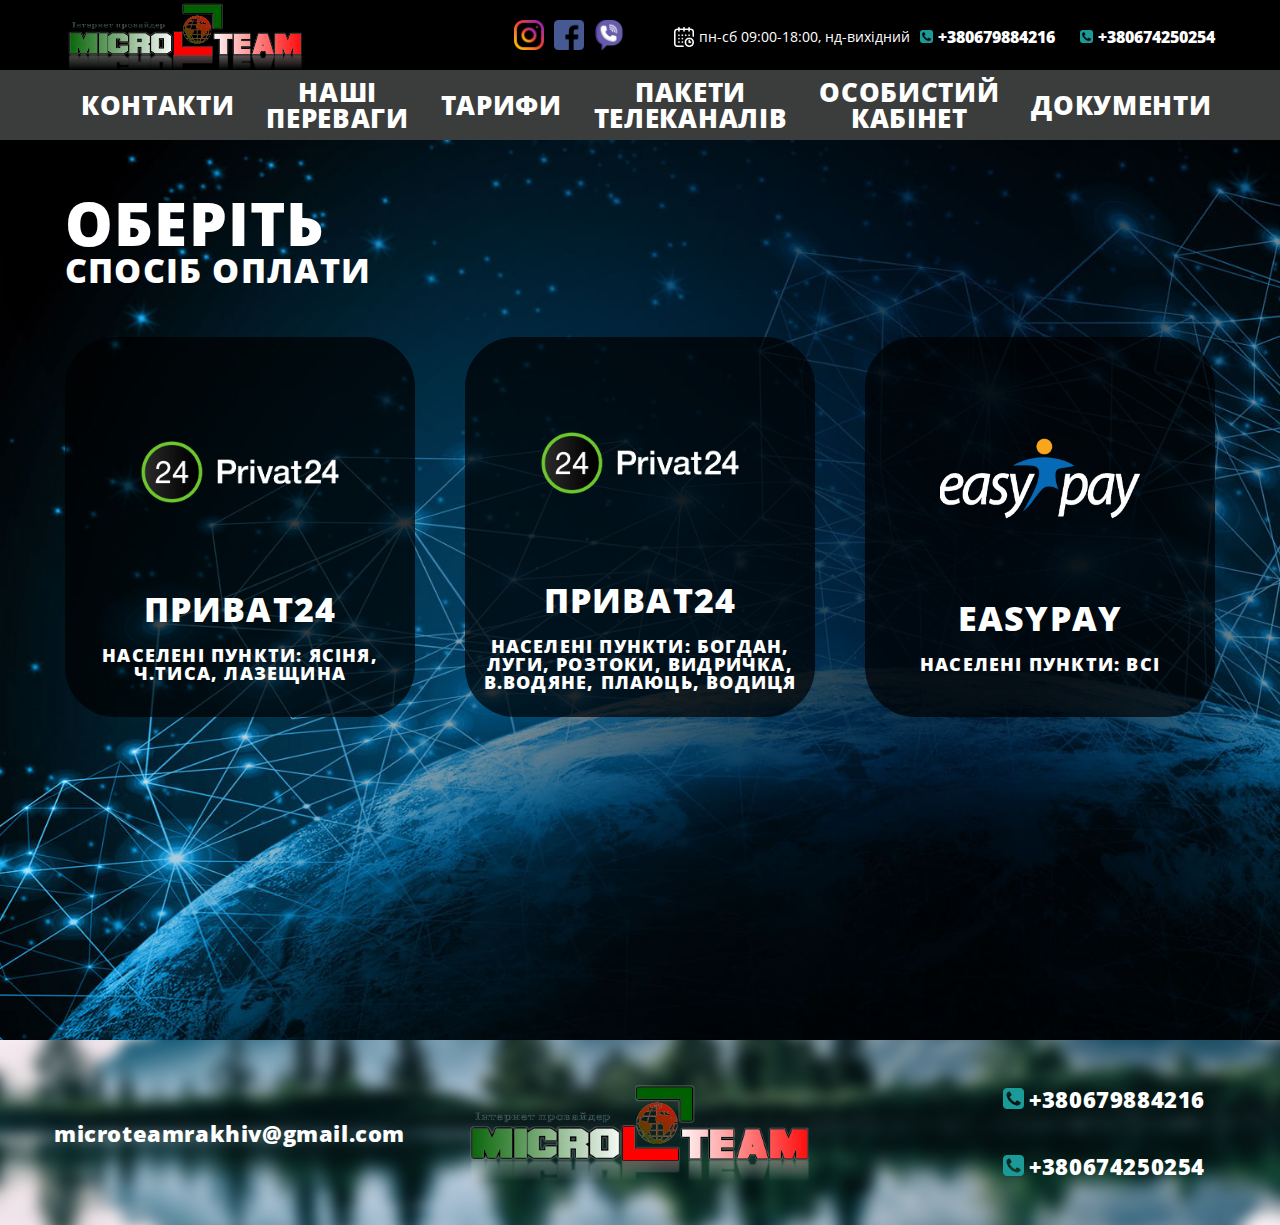
<file: Terminal_EasyPay_HTML/bankLink.html>
<!DOCTYPE html>
<html lang="en">
<head>
    <meta charset="UTF-8">
    <title>MicroTeam</title>
    <link rel="stylesheet" type="text/css" href="../index.css">
    <link rel="stylesheet" type="text/css" href="../style/max420.css">
    <link rel="SHORTCUT ICON" href="../img/shortcast_ico.png">
    <meta name="viewport" content="width=device-width, initial-scale=1">
    <meta name="theme-color" content="#5598a1">
</head>
<body>
<!--header-->
<script src="../JS_file/header.js">

</script>
<!--header-->

<div id="payPage">
    <div class="payPageWrapper">
        <div class="payPageTitle">
            <h3>оберіть</h3>
            <h4>спосіб оплати</h4>
        </div>
        <div class="btnWrapper">

            <a class="aprivatYas"
               href="https://next.privat24.ua/payments/form/%7B%22token%22%3A%2227464c20-474e-4282-a21f-9ae63b104852%22%7D">
                <div class="privatYas">

                    <div class="privatYasImgWarpper">
                        <img src="../icons/privat24largeWhite.png" alt="">
                    </div>

                    <p>Приват24</p>
                    <div>
                        Населені пункти: Ясіня, Ч.Тиса, Лазещина
                    </div>
                </div>
            </a>
            <a class="aprivatBog"
               href="https://next.privat24.ua/payments/form/%7B%22token%22%3A%229b329a76-1e00-4290-8569-83937e7d7fbc%22%7D">
                <div class="privatBog">

                    <div class="privatBogImgWarpper">
                        <img src="../icons/privat24largeWhite.png" alt="">
                    </div>

                    <p>Приват24</p>
                    <div>
                        Населені пункти: Богдан, Луги, Розтоки, Видричка, В.Водяне, Плаюць, Водиця
                    </div>
                </div>

            </a>
            <a class="aeasyPay" href="https://easypay.ua/ua/catalog/internet/microteam">
                <div class="easyPay">
                    <div class="easyPayImg">
                        <img src="../icons/easyPayWhite.png" alt="">
                    </div>

                    <p>EasyPay</p>
                    <div>
                        Населені пункти: всі
                    </div>
                </div>
            </a>

        </div>

    </div>
</div>

<!--footer-->
<script src="../JS_file/footer.js">

</script>

<!--footer-->

<script src="../jQuery.js"></script>
<script src="../ctv/indexCTV.js"></script>

</body>
</html>
</file>
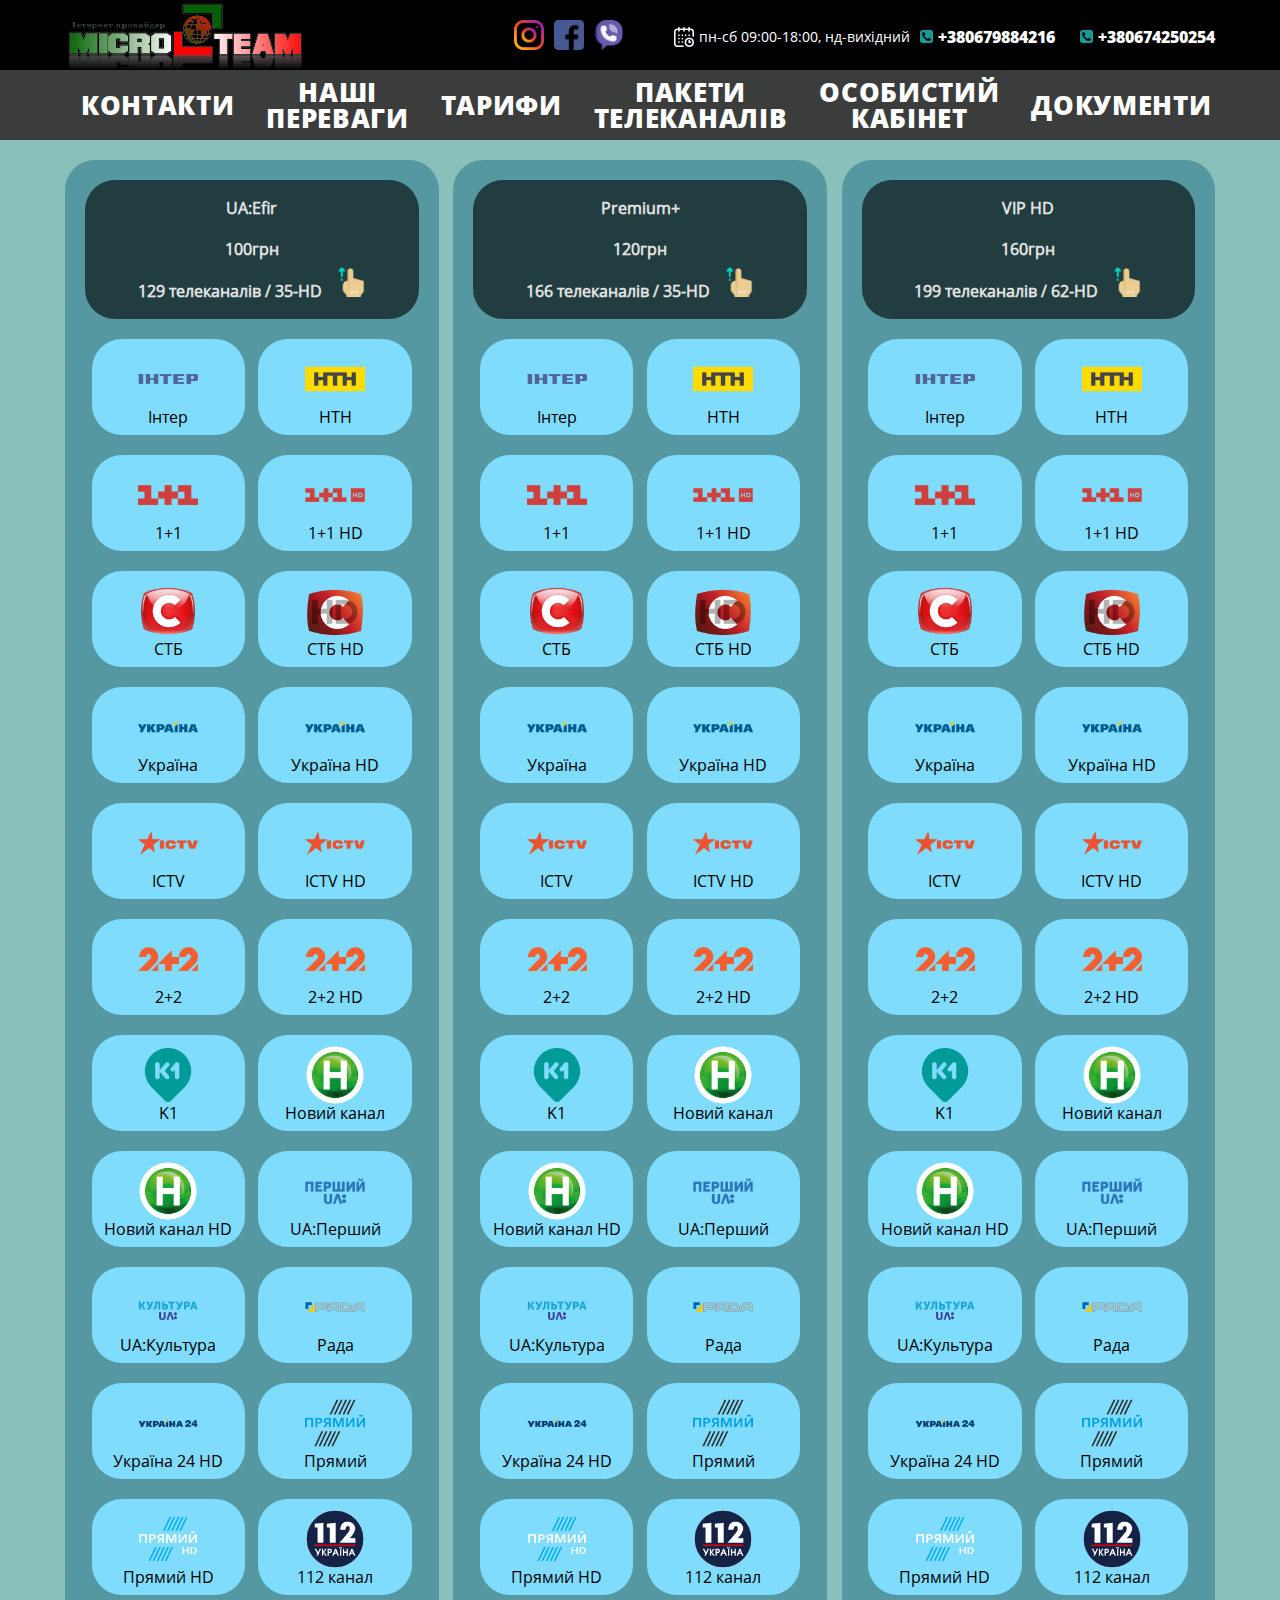
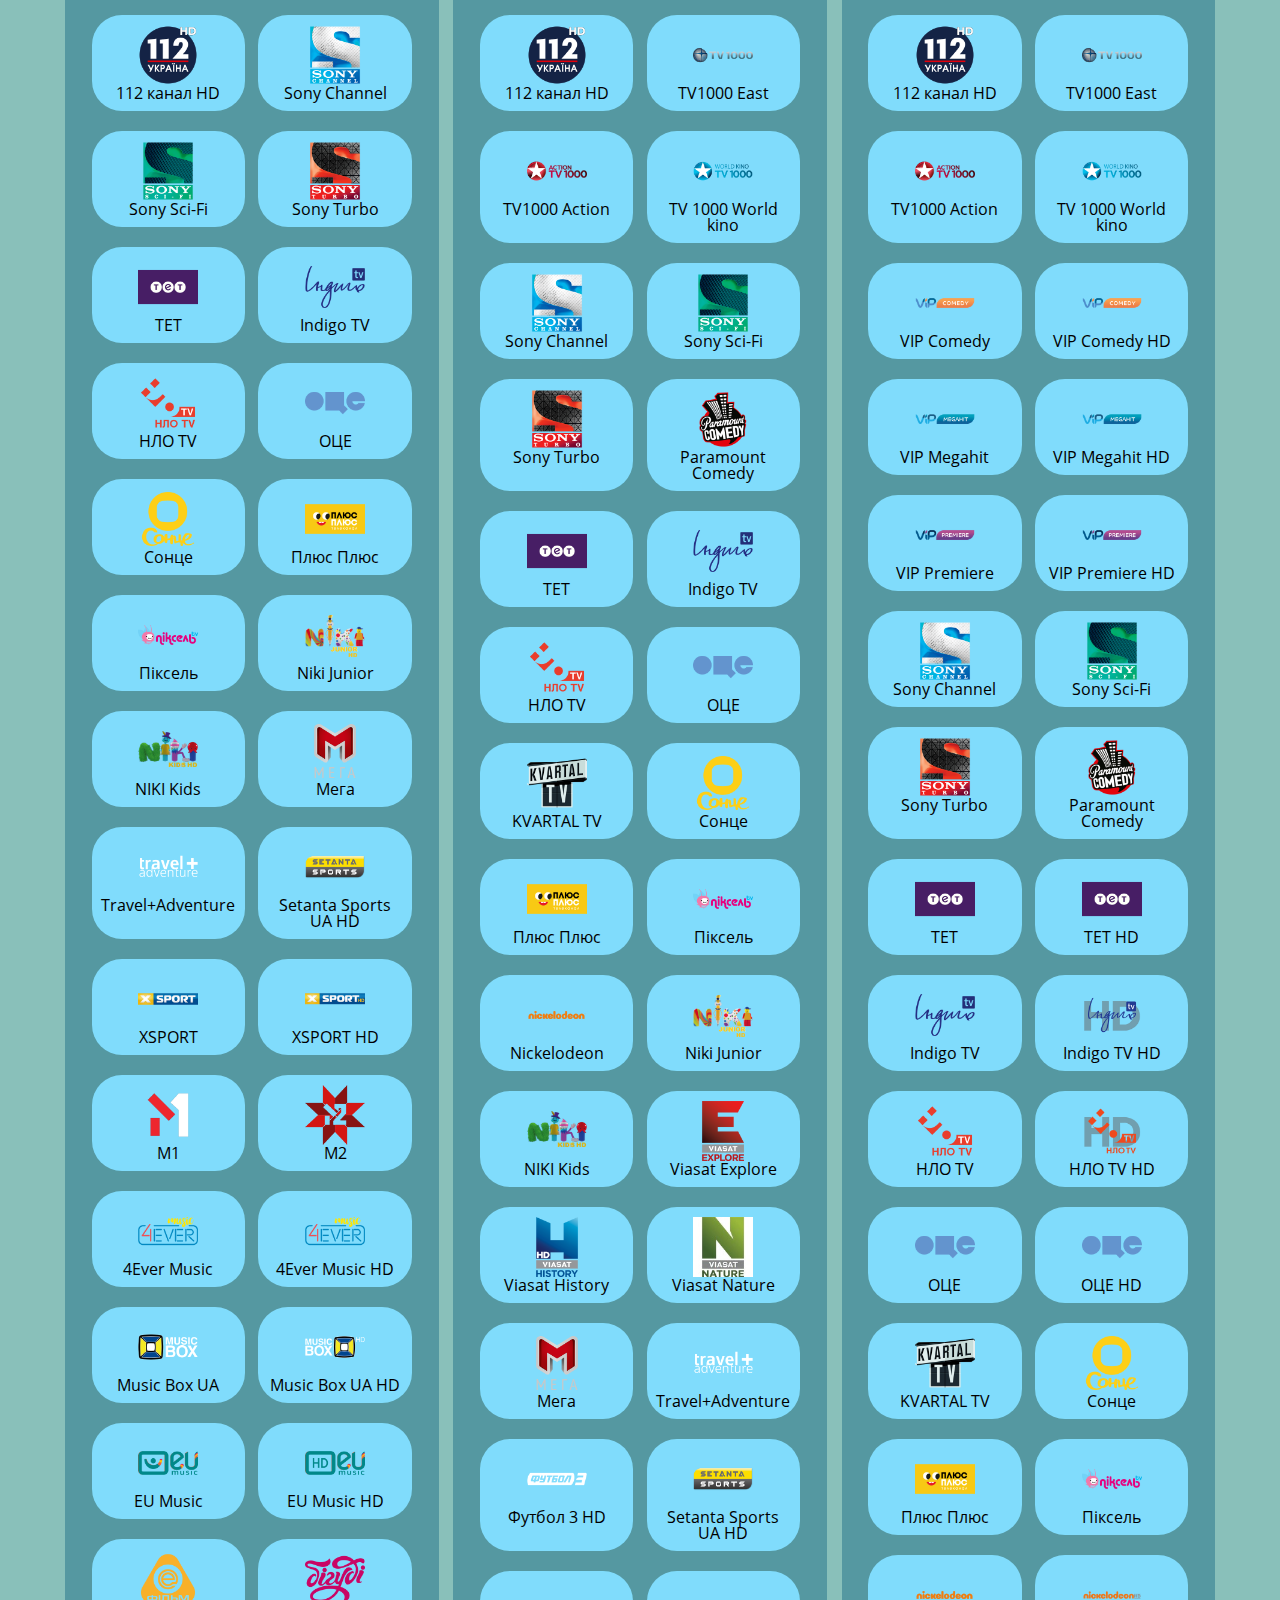
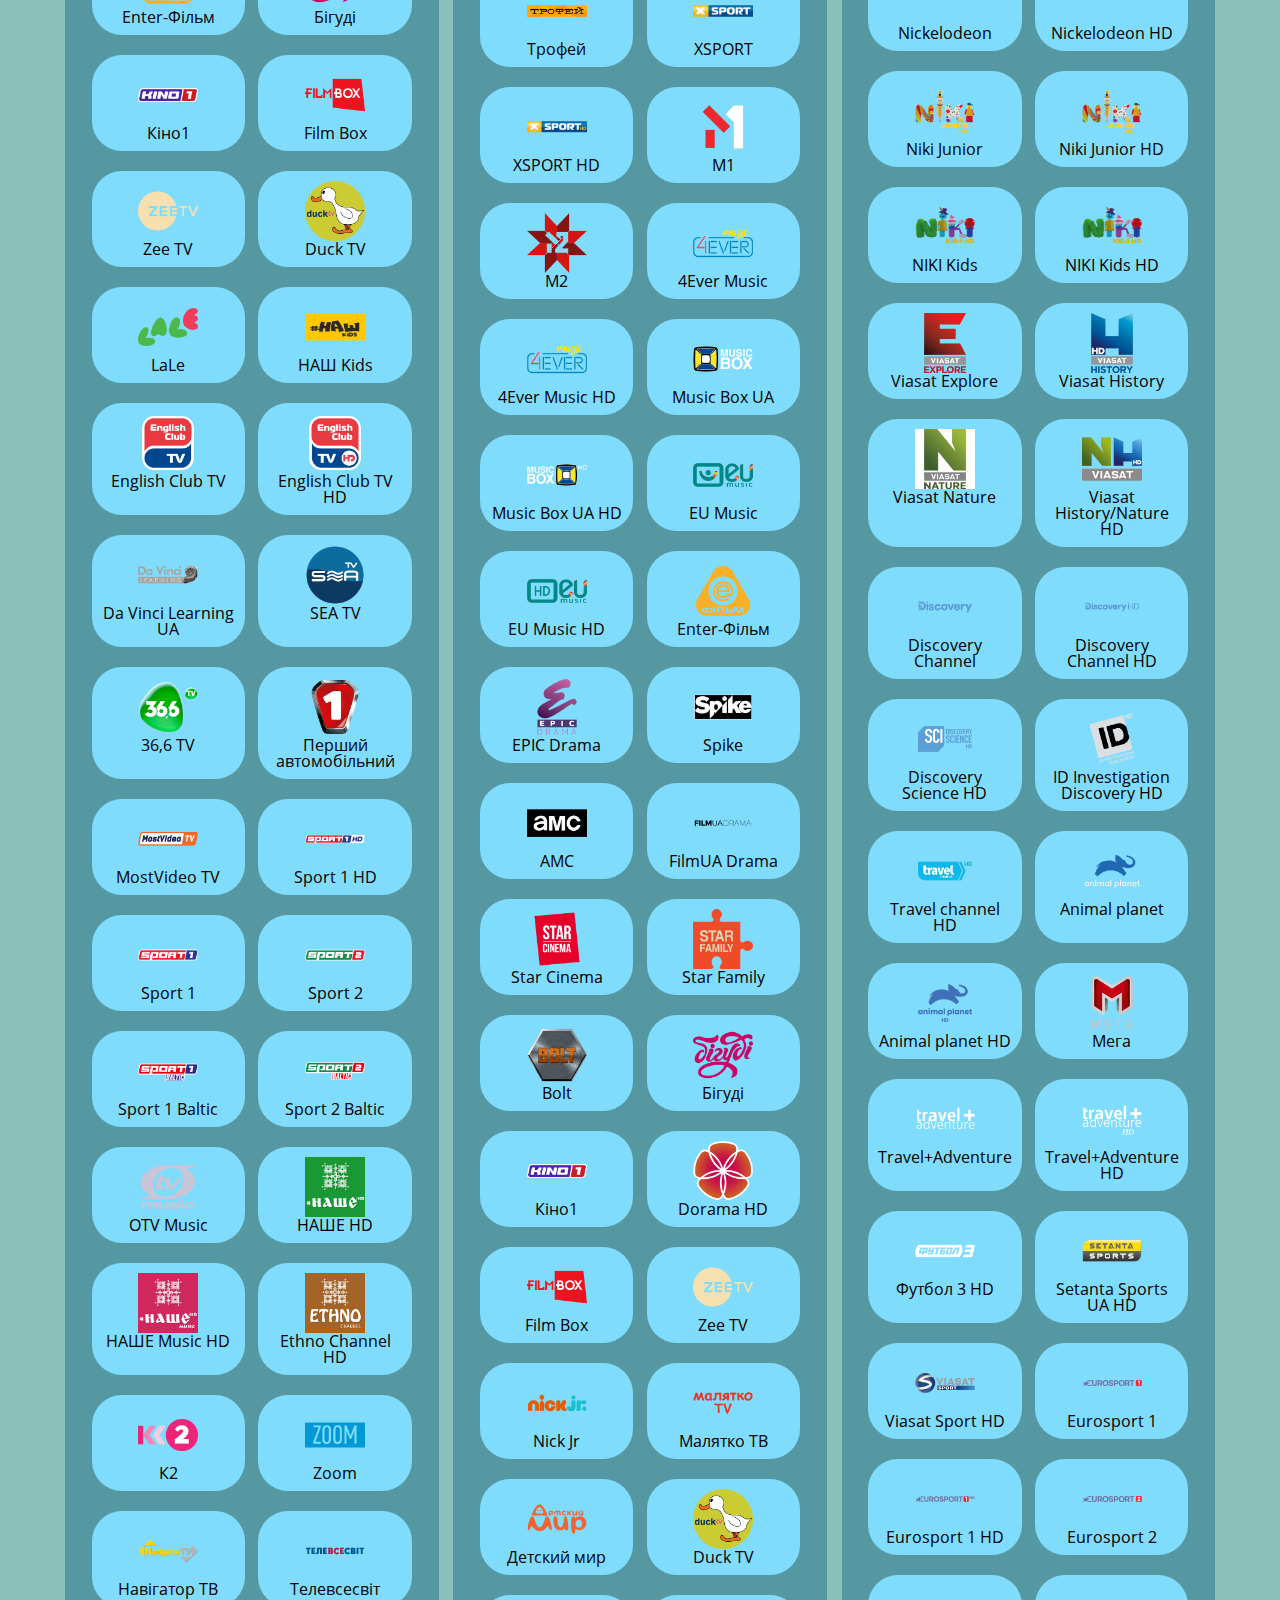
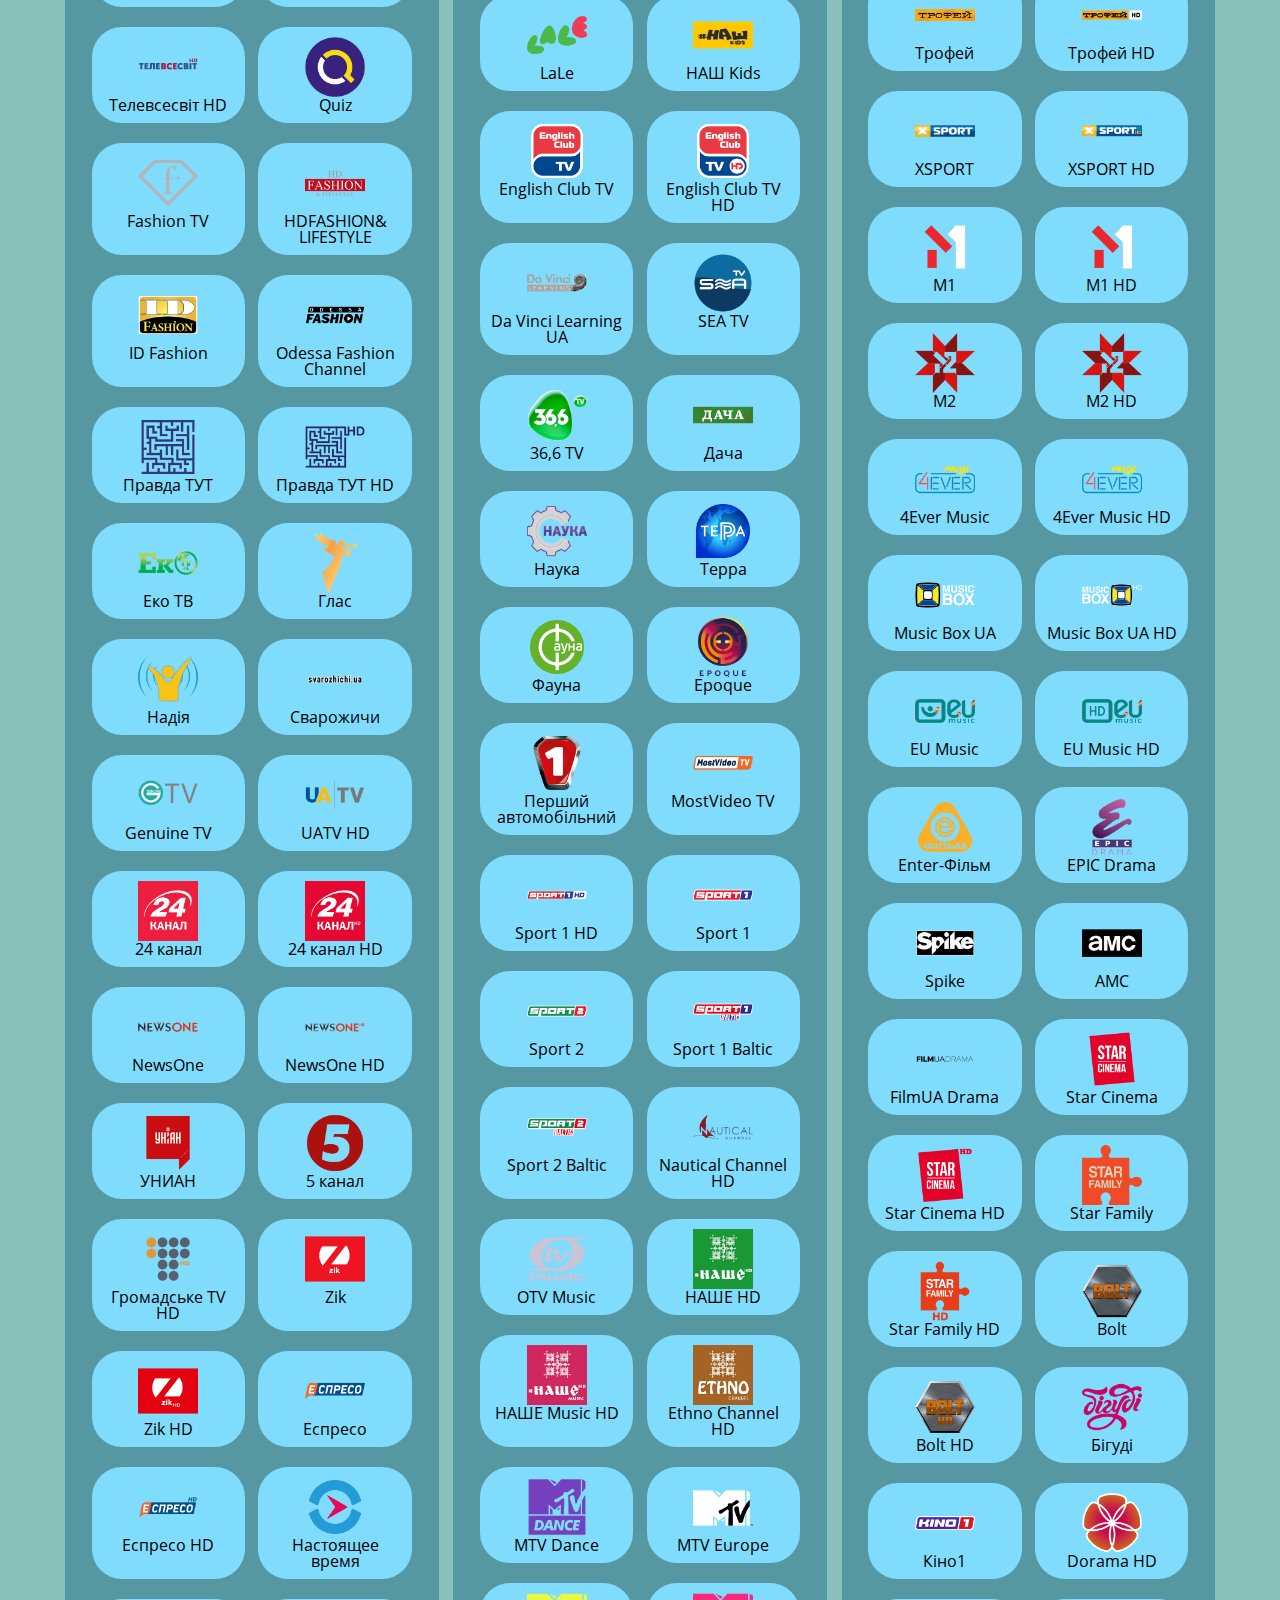
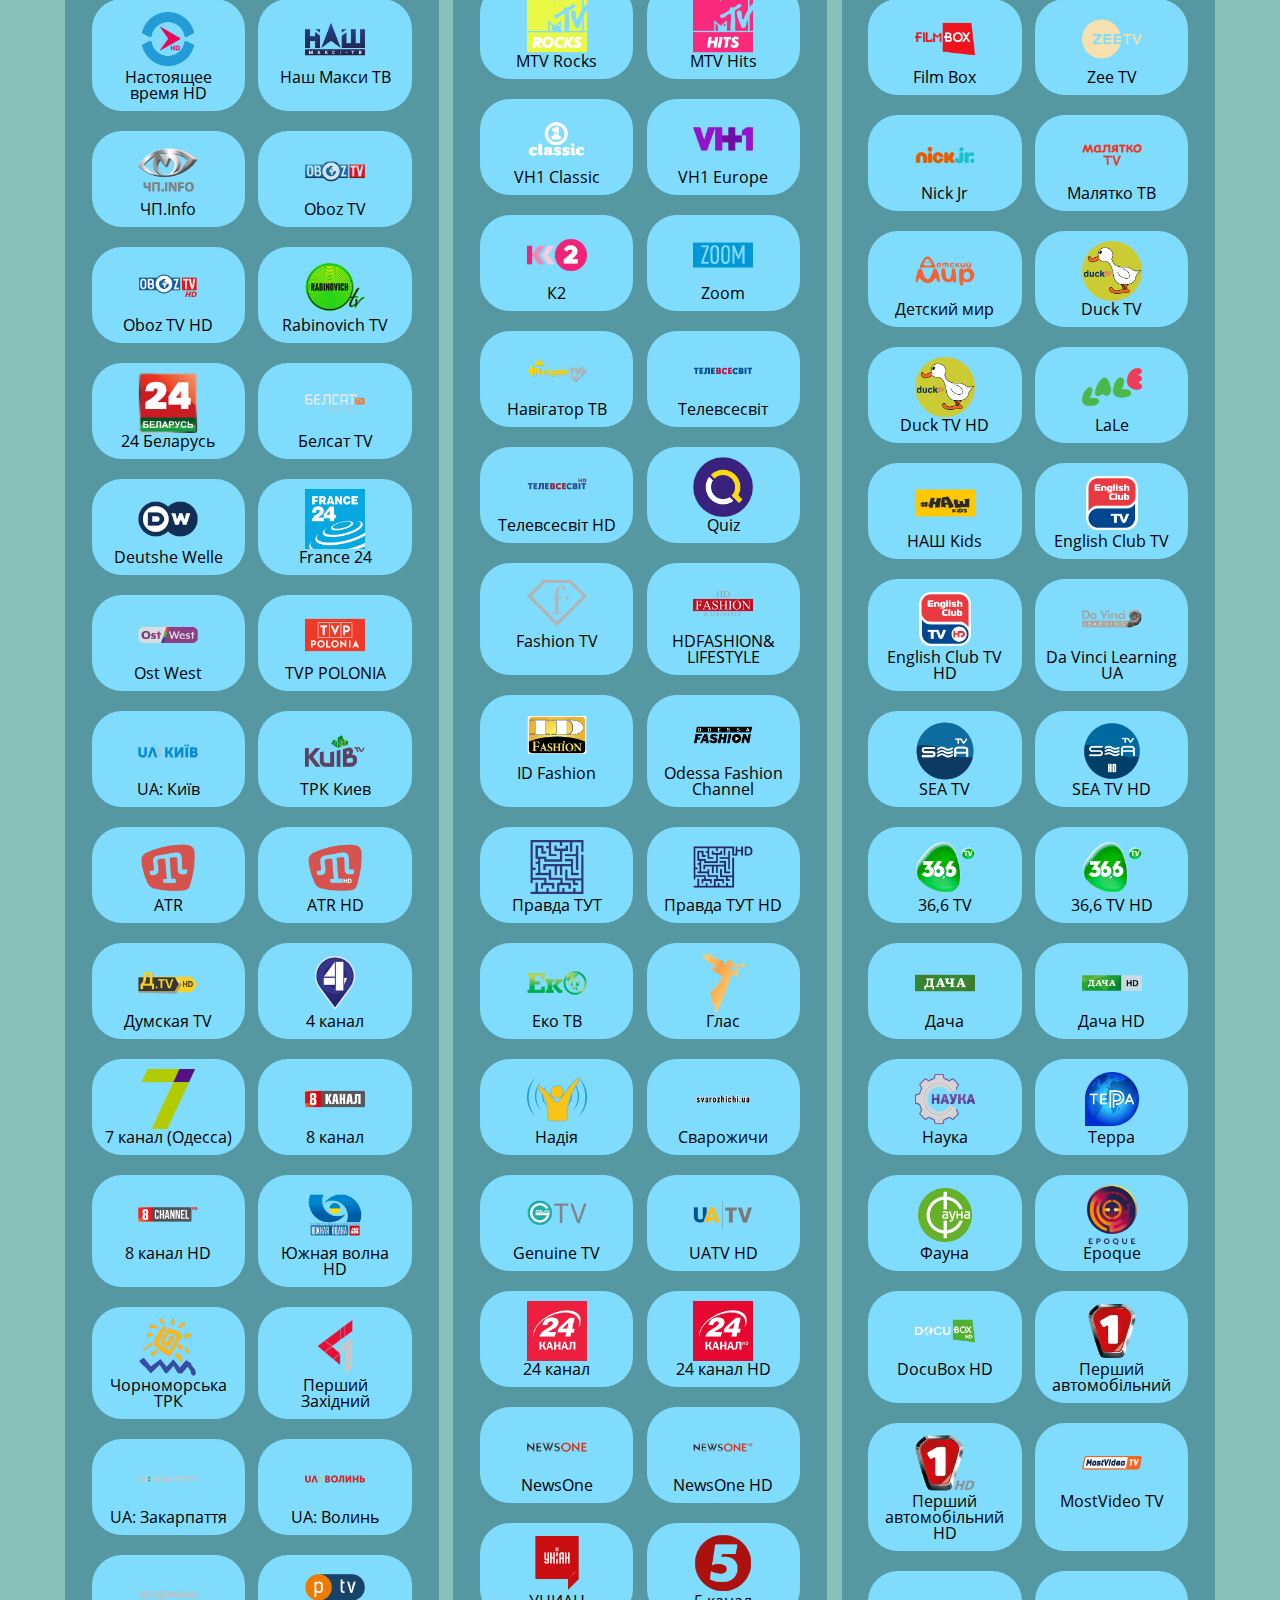
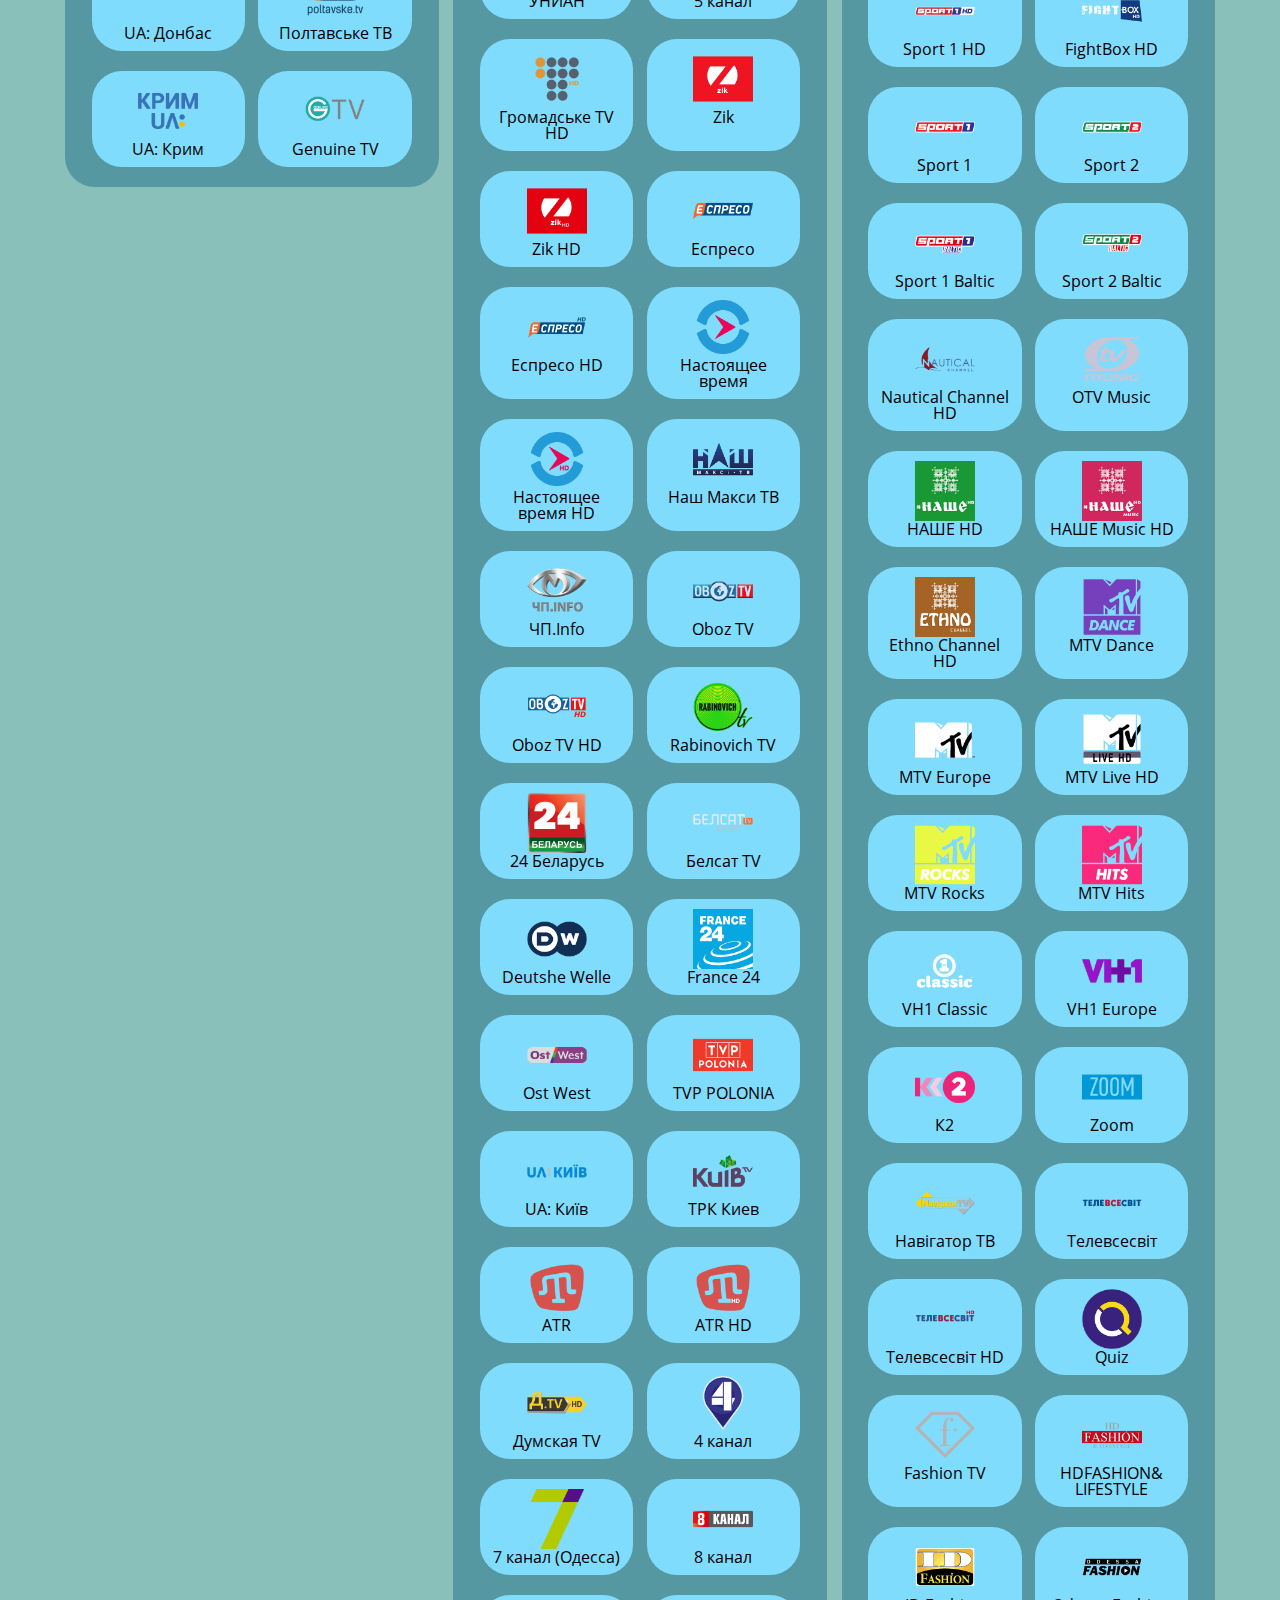
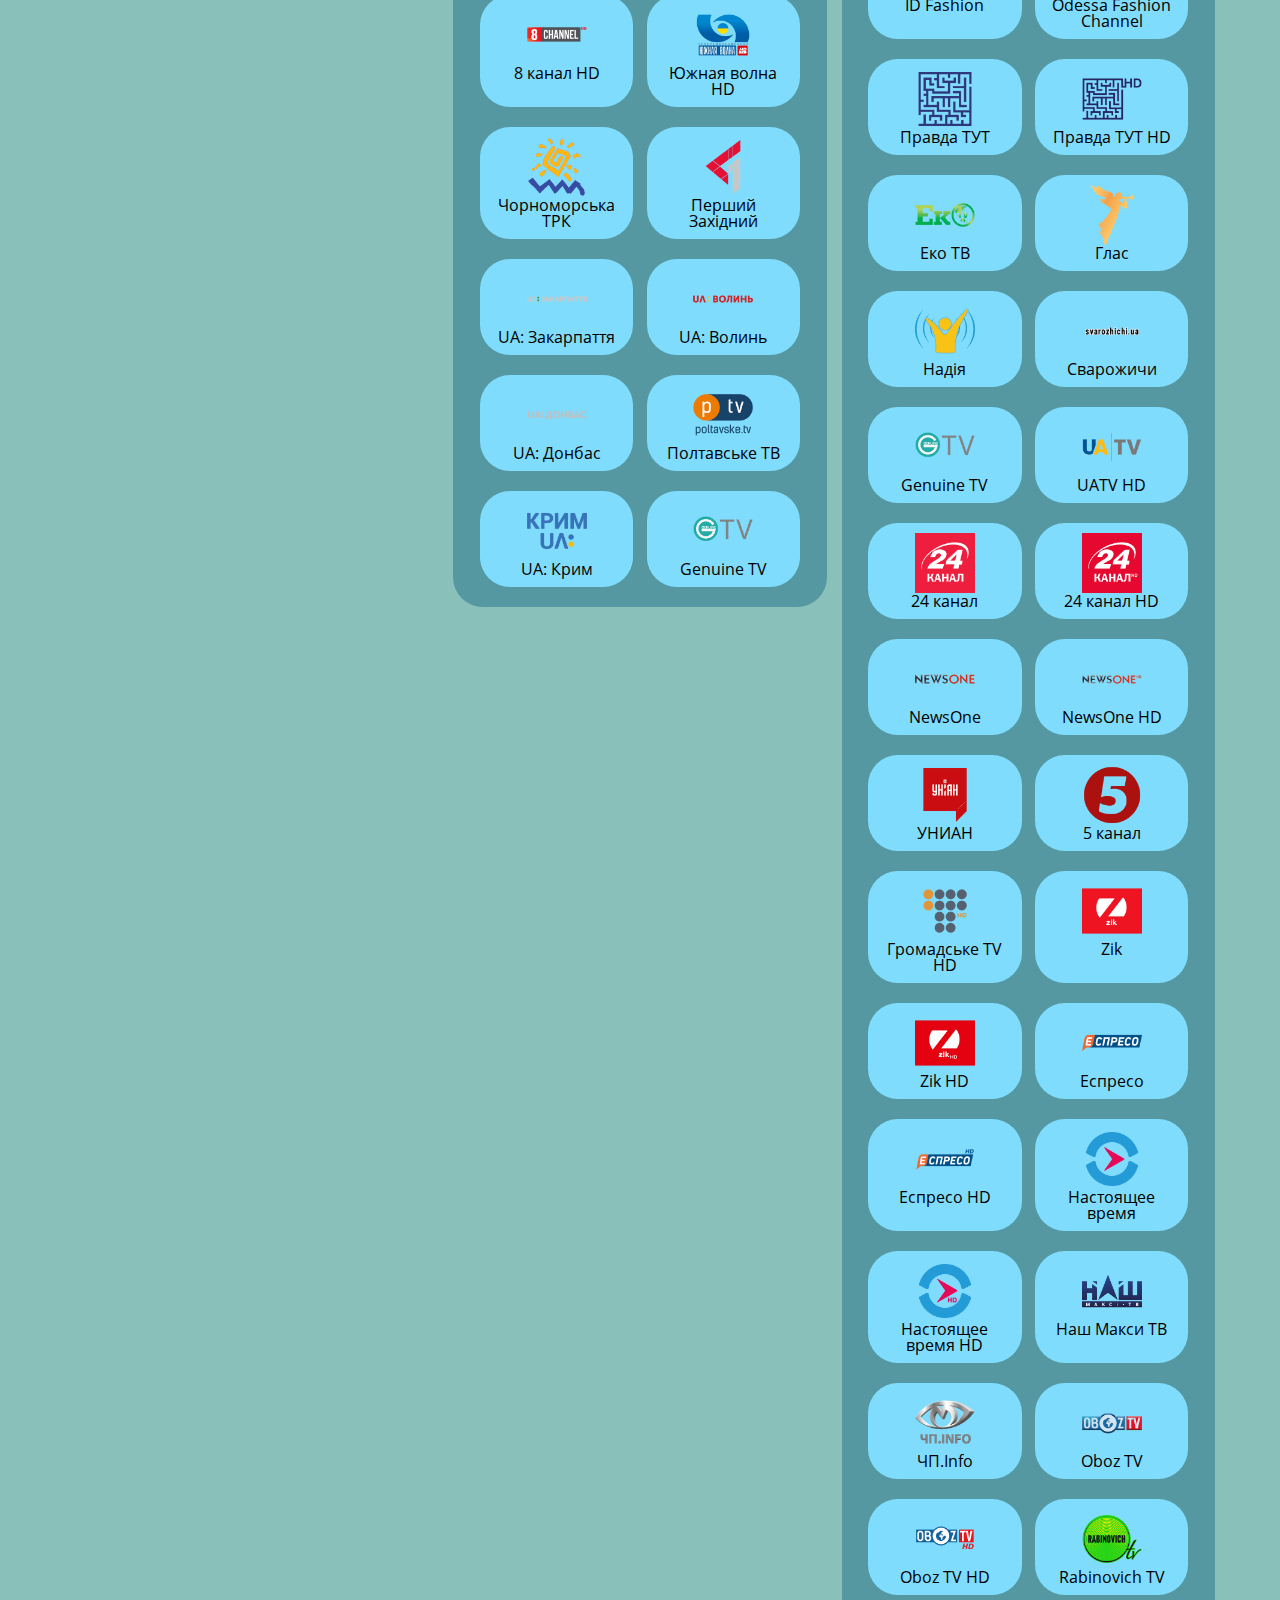
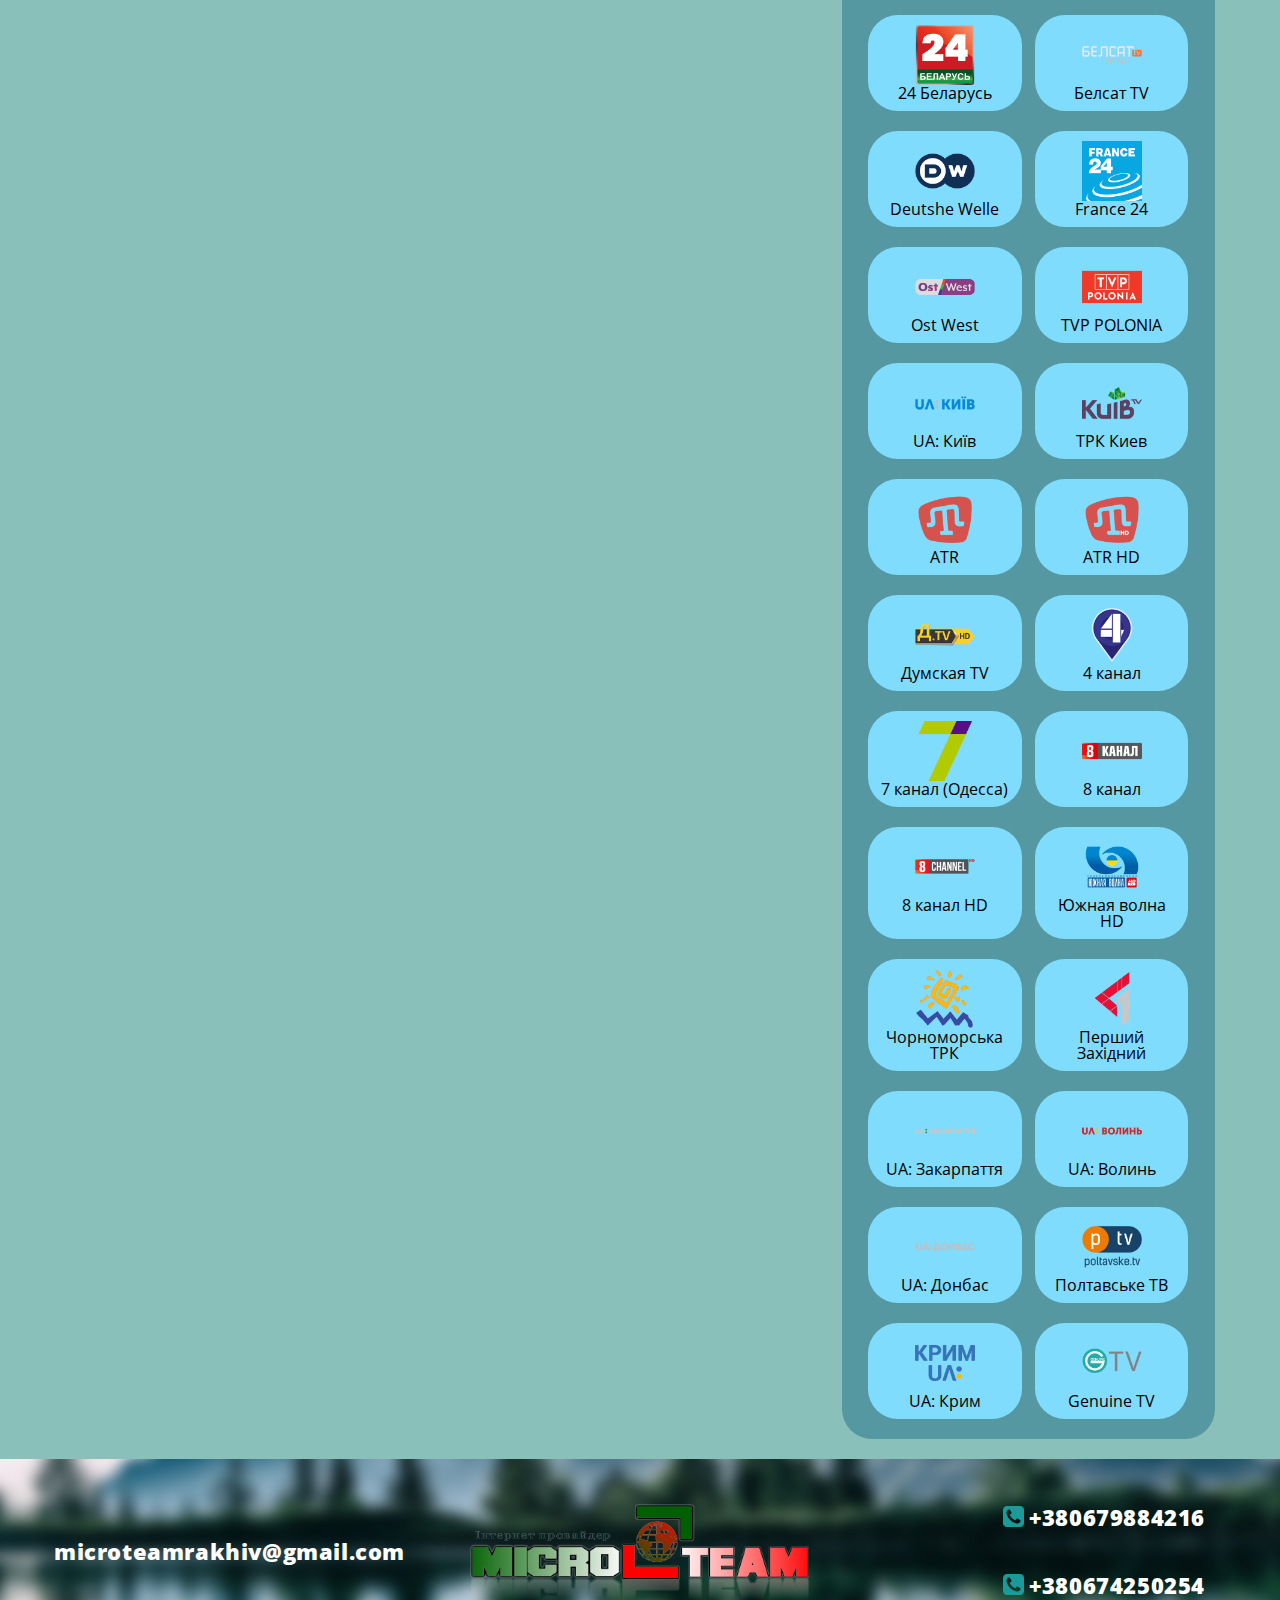
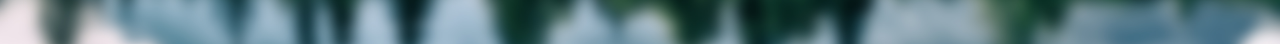
<file: Terminal_EasyPay_HTML/index_tv.html>
<!DOCTYPE html>
<html lang="en">
<head>
    <meta charset="UTF-8">
    <title>MicroTeam</title>
    <link rel="stylesheet" type="text/css" href="../index.css">
    <link rel="stylesheet" type="text/css" href="../style/max420.css">
    <link rel="SHORTCUT ICON" href="../img/shortcast_ico.png">
    <meta name="viewport" content="width=device-width, initial-scale=1">
    <meta name="theme-color" content="#5598a1">
</head>
<body>

<!--header-->
<script src="../JS_file/header.js">

</script>
<!--header-->

<!--Таблиця з тарифами-->
<div class="containerCtvWrapper">

    <div class="containerCtv">

        <!--UA:Ефір-->
        <div class="contentCtvWrappers">
            <div class="ctvPriceTitleWrapper">
                <h3>UA:Efir</h3>
                <p class="ctvPriceText">100грн</p>
                <p class="ctvPriceText">129 телеканалів / 35-HD <img class="scrollDown1" src="../icons/scroll.png" alt=""></p>
            </div>
            <div class="contentCTV1">
                <div class="channels"><img src="../ctv/img/inter.png" alt="">
                    <p>Інтер</p>
                </div>
                <div class="channels"><img src="../ctv/img/ntn.png" alt="">
                    <p>НТН</p>
                </div>
                <div class="channels"><img src="../ctv/img/1+1.png" alt="">
                    <p>1+1</p>
                </div>
                <div class="channels"><img src="../ctv/img/1+1_hd.png" alt="">
                    <p>1+1 HD</p>
                </div>
                <div class="channels"><img src="../ctv/img/stb.png" alt="">
                    <p>СТБ</p>
                </div>
                <div class="channels"><img src="../ctv/img/stb_hd.png" alt="">
                    <p>СТБ HD</p>
                </div>
                <div class="channels"><img src="../ctv/img/ukraina.png" alt="">
                    <p>Україна</p>
                </div>
                <div class="channels"><img src="../ctv/img/ukraina.png" alt="">
                    <p>Україна HD</p>
                </div>
                <div class="channels"><img src="../ctv/img/ictv.png" alt="">
                    <p>ICTV</p>
                </div>
                <div class="channels"><img src="../ctv/img/ictv.png" alt="">
                    <p>ICTV HD</p>
                </div>
                <div class="channels"><img src="../ctv/img/2+2.png" alt="">
                    <p>2+2</p>
                </div>
                <div class="channels"><img src="../ctv/img/2+2.png" alt="">
                    <p>2+2 HD</p>
                </div>
                <div class="channels"><img src="../ctv/img/k1.png" alt="">
                    <p>K1</p>
                </div>
                <div class="channels"><img src="../ctv/img/noviy.png" alt="">
                    <p>Новий канал</p>
                </div>
                <div class="channels"><img src="../ctv/img/noviy.png" alt="">
                    <p>Новий канал HD</p>
                </div>
                <div class="channels"><img src="../ctv/img/ua_pershiy.png" alt="">
                    <p>UA:Перший</p>
                </div>
                <div class="channels"><img src="../ctv/img/ua_cultura.png" alt="">
                    <p>UA:Культура</p>
                </div>
                <div class="channels"><img src="../ctv/img/rada.png" alt="">
                    <p>Рада</p>
                </div>
                <div class="channels"><img src="../ctv/img/ukraina_24_hd.png" alt="">
                    <p>Україна 24 HD</p>
                </div>
                <div class="channels"><img src="../ctv/img/pryamiy.png" alt="">
                    <p>Прямий</p>
                </div>
                <div class="channels"><img src="../ctv/img/pryamiy_hd.png" alt="">
                    <p>Прямий HD</p>
                </div>
                <div class="channels"><img src="../ctv/img/112.png" alt="">
                    <p>112 канал</p>
                </div>
                <div class="channels"><img src="../ctv/img/112_hd.png" alt="">
                    <p>112 канал HD</p>
                </div>
                <div class="channels"><img src="../ctv/img/sony_channel.png" alt="">
                    <p>Sony Channel</p>
                </div>
                <div class="channels"><img src="../ctv/img/sony_sci-fy.png" alt="">
                    <p>Sony Sci-Fi</p>
                </div>
                <div class="channels"><img src="../ctv/img/sony_turbo.png" alt="">
                    <p>Sony Turbo</p>
                </div>
                <div class="channels"><img src="../ctv/img/tet.png" alt="">
                    <p>ТЕТ</p>
                </div>
                <div class="channels"><img src="../ctv/img/indigo.png" alt="">
                    <p>Indigo TV</p>
                </div>
                <div class="channels"><img src="../ctv/img/nlo_tv.png" alt="">
                    <p>НЛО TV</p>
                </div>
                <div class="channels"><img src="../ctv/img/oce.png" alt="">
                    <p>ОЦЕ</p>
                </div>
                <div class="channels"><img src="../ctv/img/sonce.png" alt="">
                    <p>Сонце</p>
                </div>
                <div class="channels"><img src="../ctv/img/plus_plus.png" alt="">
                    <p>Плюс Плюс</p>
                </div>
                <div class="channels"><img src="../ctv/img/picsel.png" alt="">
                    <p>Піксель</p>
                </div>
                <div class="channels"><img src="../ctv/img/niki_junior_hd.png" alt="">
                    <p>Niki Junior</p>
                </div>
                <div class="channels"><img src="../ctv/img/niki_kids.png" alt="">
                    <p>NIKI Kids</p>
                </div>
                <div class="channels"><img src="../ctv/img/mega.png" alt="">
                    <p>Мега</p>
                </div>
                <div class="channels"><img src="../ctv/img/travel+advanture.png" alt="">
                    <p>Travel+Adventure</p>
                </div>
                <div class="channels"><img src="../ctv/img/setanta_sport_ua.png" alt="">
                    <p>Setanta Sports UA HD</p>
                </div>
                <div class="channels"><img src="../ctv/img/x-sport.png" alt="">
                    <p>XSPORT</p>
                </div>
                <div class="channels"><img src="../ctv/img/x-sport_hd.png" alt="">
                    <p>XSPORT HD</p>
                </div>
                <div class="channels"><img src="../ctv/img/m1.png" alt="">
                    <p>М1</p>
                </div>
                <div class="channels"><img src="../ctv/img/m2.png" alt="">
                    <p>М2</p>
                </div>
                <div class="channels"><img src="../ctv/img/music4ever.png" alt="">
                    <p>4Ever Music</p>
                </div>
                <div class="channels"><img src="../ctv/img/music4ever_hd.png" alt="">
                    <p>4Ever Music HD</p>
                </div>
                <div class="channels"><img src="../ctv/img/musicbox_ua.png" alt="">
                    <p>Music Box UA</p>
                </div>
                <div class="channels"><img src="../ctv/img/musicbox_hd.png" alt="">
                    <p>Music Box UA HD</p>
                </div>
                <div class="channels"><img src="../ctv/img/eu_music.png" alt="">
                    <p>EU Music</p>
                </div>
                <div class="channels"><img src="../ctv/img/eu_music_hd.png" alt="">
                    <p>EU Music HD</p>
                </div>
                <div class="channels"><img src="../ctv/img/enter_film.png" alt="">
                    <p>Enter-Фільм</p>
                </div>
                <div class="channels"><img src="../ctv/img/bigudi.png" alt="">
                    <p>Бігуді</p>
                </div>
                <div class="channels"><img src="../ctv/img/kino1.png" alt="">
                    <p>Кіно1</p>
                </div>
                <div class="channels"><img src="../ctv/img/film_box.png" alt="">
                    <p>Film Box</p>
                </div>
                <div class="channels"><img src="../ctv/img/zee_tv.png" alt="">
                    <p>Zee TV</p>
                </div>
                <div class="channels"><img src="../ctv/img/duck_tv.png" alt="">
                    <p>Duck TV</p>
                </div>
                <div class="channels"><img src="../ctv/img/lale.png" alt="">
                    <p>LaLe</p>
                </div>
                <div class="channels"><img src="../ctv/img/nash_kids.png" alt="">
                    <p>НАШ Kids</p>
                </div>
                <div class="channels"><img src="../ctv/img/english_club_tv.png" alt="">
                    <p>English Club TV</p>
                </div>
                <div class="channels"><img src="../ctv/img/english_club_hd.png" alt="">
                    <p>English Club TV HD</p>
                </div>
                <div class="channels"><img src="../ctv/img/da_vinci_learning_ua.png" alt="">
                    <p>Da Vinci Learning UA</p>
                </div>
                <div class="channels"><img src="../ctv/img/sea_tv.png" alt="">
                    <p>SEA TV</p>
                </div>
                <div class="channels"><img src="../ctv/img/telekenal36_6.png" alt="">
                    <p>36,6 TV</p>
                </div>
                <div class="channels"><img src="../ctv/img/pershiy_avtomobilnyiy.png" alt="">
                    <p>Перший автомобільний</p>
                </div>
                <div class="channels"><img src="../ctv/img/most_video_tv.png" alt="">
                    <p>MostVideo TV</p>
                </div>
                <div class="channels"><img src="../ctv/img/sport1_hd.png" alt="">
                    <p>Sport 1 HD</p>
                </div>
                <div class="channels"><img src="../ctv/img/sport1.png" alt="">
                    <p>Sport 1</p>
                </div>
                <div class="channels"><img src="../ctv/img/sport2.png" alt="">
                    <p>Sport 2</p>
                </div>
                <div class="channels"><img src="../ctv/img/sport1_baltic.png" alt="">
                    <p>Sport 1 Baltic</p>
                </div>
                <div class="channels"><img src="../ctv/img/sport2_baltic.png" alt="">
                    <p>Sport 2 Baltic</p>
                </div>
                <div class="channels"><img src="../ctv/img/otv_music.png" alt="">
                    <p>OTV Music</p>
                </div>
                <div class="channels"><img src="../ctv/img/nashe_hd.png" alt="">
                    <p>НАШЕ HD</p>
                </div>
                <div class="channels"><img src="../ctv/img/nashe_music_hd.png" alt="">
                    <p>НАШЕ Music HD</p>
                </div>
                <div class="channels"><img src="../ctv/img/etno_canal_hd.png" alt="">
                    <p>Ethno Channel HD</p>
                </div>
                <div class="channels"><img src="../ctv/img/k2.png" alt="">
                    <p>К2</p>
                </div>
                <div class="channels"><img src="../ctv/img/zoom.png" alt="">
                    <p>Zoom</p>
                </div>
                <div class="channels"><img src="../ctv/img/navigator_tv.png" alt="">
                    <p>Навігатор ТВ</p>
                </div>
                <div class="channels"><img src="../ctv/img/telesvit.png" alt="">
                    <p>Телевсесвіт</p>
                </div>
                <div class="channels"><img src="../ctv/img/telesvit_hd.png" alt="">
                    <p>Телевсесвіт HD</p>
                </div>
                <div class="channels"><img src="../ctv/img/quiz.png" alt="">
                    <p>Quiz</p>
                </div>
                <div class="channels"><img src="../ctv/img/fasion_tv.png" alt="">
                    <p>Fashion TV</p>
                </div>
                <div class="channels"><img src="../ctv/img/hd_fasion.png" alt="">
                    <p>HDFASHION& LIFESTYLE</p>
                </div>
                <div class="channels"><img src="../ctv/img/id_fasion.png" alt="">
                    <p>ID Fashion</p>
                </div>
                <div class="channels"><img src="../ctv/img/odessa_fasion_channel.png" alt="">
                    <p>Odessa Fashion Channel</p>
                </div>
                <div class="channels"><img src="../ctv/img/pravdatut.png" alt="">
                    <p>Правда ТУТ</p>
                </div>
                <div class="channels"><img src="../ctv/img/pravdatut_hd.png" alt="">
                    <p>Правда ТУТ HD</p>
                </div>
                <div class="channels"><img src="../ctv/img/eko_tv.png" alt="">
                    <p>Еко ТВ</p>
                </div>
                <div class="channels"><img src="../ctv/img/hlas.png" alt="">
                    <p>Глас</p>
                </div>
                <div class="channels"><img src="../ctv/img/nadiya.png" alt="">
                    <p>Надія</p>
                </div>
                <div class="channels"><img src="../ctv/img/svarozhichi.png" alt="">
                    <p>Сварожичи</p>
                </div>
                <div class="channels"><img src="../ctv/img/genuine_tv.png" alt="">
                    <p>Genuine TV</p>
                </div>
                <div class="channels"><img src="../ctv/img/ua_tv_hd.png" alt="">
                    <p>UATV HD</p>
                </div>
                <div class="channels"><img src="../ctv/img/24can.png" alt="">
                    <p>24 канал</p>
                </div>
                <div class="channels"><img src="../ctv/img/24can_hd.png" alt="">
                    <p>24 канал HD</p>
                </div>
                <div class="channels"><img src="../ctv/img/news_one.png" alt="">
                    <p>NewsOne</p>
                </div>
                <div class="channels"><img src="../ctv/img/news_one_hd.png" alt="">
                    <p>NewsOne HD</p>
                </div>
                <div class="channels"><img src="../ctv/img/unian.png" alt="">
                    <p>УНИАН</p>
                </div>
                <div class="channels"><img src="../ctv/img/5can.png" alt="">
                    <p>5 канал</p>
                </div>
                <div class="channels"><img src="../ctv/img/hromadske_hd.png" alt="">
                    <p>Громадське TV HD</p>
                </div>
                <div class="channels"><img src="../ctv/img/zik.png" alt="">
                    <p>Zik</p>
                </div>
                <div class="channels"><img src="../ctv/img/zik_hd.png" alt="">
                    <p>Zik HD</p>
                </div>
                <div class="channels"><img src="../ctv/img/espreso.png" alt="">
                    <p>Еспресо</p>
                </div>
                <div class="channels"><img src="../ctv/img/espreso_hd.png" alt="">
                    <p>Еспресо HD</p>
                </div>
                <div class="channels"><img src="../ctv/img/nastoyashchee_vremya.png" alt="">
                    <p>Настоящее время</p>
                </div>
                <div class="channels"><img src="../ctv/img/nastoyashchee_vremya_hd.png" alt="">
                    <p>Настоящее время HD</p>
                </div>
                <div class="channels"><img src="../ctv/img/nash_maksi_tv.png" alt="">
                    <p>Наш Макси ТВ</p>
                </div>
                <div class="channels"><img src="../ctv/img/chp_info.png" alt="">
                    <p>ЧП.Info</p>
                </div>
                <div class="channels"><img src="../ctv/img/oboz_tv.png" alt="">
                    <p>Oboz TV</p>
                </div>
                <div class="channels"><img src="../ctv/img/oboz_tv_hd.png" alt="">
                    <p>Oboz TV HD</p>
                </div>
                <div class="channels"><img src="../ctv/img/rabinovich.png" alt="">
                    <p>Rabinovich TV</p>
                </div>
                <div class="channels"><img src="../ctv/img/belarus_24.png" alt="">
                    <p>24 Беларусь</p>
                </div>
                <div class="channels"><img src="../ctv/img/belsat.png" alt="">
                    <p>Белсат TV</p>
                </div>
                <div class="channels"><img src="../ctv/img/deutce_welle.png" alt="">
                    <p>Deutshe Welle</p>
                </div>
                <div class="channels"><img src="../ctv/img/france_24.png" alt="">
                    <p>France 24</p>
                </div>
                <div class="channels"><img src="../ctv/img/ost_west.png" alt="">
                    <p>Ost West</p>
                </div>
                <div class="channels"><img src="../ctv/img/tv_polonina.png" alt="">
                    <p>TVP POLONIA</p>
                </div>
                <div class="channels"><img src="../ctv/img/ua_kiev.png" alt="">
                    <p>UA: Київ</p>
                </div>
                <div class="channels"><img src="../ctv/img/trk_kiev.png" alt="">
                    <p>ТРК Киев</p>
                </div>
                <div class="channels"><img src="../ctv/img/atr.png" alt="">
                    <p>ATR</p>
                </div>
                <div class="channels"><img src="../ctv/img/atr_hd.png" alt="">
                    <p>ATR HD</p>
                </div>
                <div class="channels"><img src="../ctv/img/dumskaya_tv.png" alt="">
                    <p>Думская TV</p>
                </div>
                <div class="channels"><img src="../ctv/img/4can.png" alt="">
                    <p>4 канал</p>
                </div>
                <div class="channels"><img src="../ctv/img/7can.png" alt="">
                    <p>7 канал (Одесса)</p>
                </div>
                <div class="channels"><img src="../ctv/img/8can.png" alt="">
                    <p>8 канал</p>
                </div>
                <div class="channels"><img src="../ctv/img/8can_hd.png" alt="">
                    <p>8 канал HD</p>
                </div>
                <div class="channels"><img src="../ctv/img/yushnaya_volna_hd.png" alt="">
                    <p>Южная волна HD</p>
                </div>
                <div class="channels"><img src="../ctv/img/chornomorska_trk.png" alt="">
                    <p>Чорноморська ТРК</p>
                </div>
                <div class="channels"><img src="../ctv/img/pershiy_zahidniy.png" alt="">
                    <p>Перший Західний</p>
                </div>
                <div class="channels"><img src="../ctv/img/ua_zakarpattya.png" alt="">
                    <p>UA: Закарпаття</p>
                </div>
                <div class="channels"><img src="../ctv/img/ua_voliny.png" alt="">
                    <p>UA: Волинь</p>
                </div>
                <div class="channels"><img src="../ctv/img/ua_donbas.png" alt="">
                    <p>UA: Донбас</p>
                </div>
                <div class="channels"><img src="../ctv/img/poltavskoe_Ttv.png" alt="">
                    <p>Полтавське ТВ</p>
                </div>
                <div class="channels"><img src="../ctv/img/ua_krim.png" alt="">
                    <p>UА: Крим</p>
                </div>
                <div class="channels"><img src="../ctv/img/genuine_tv.png" alt="">
                    <p>Genuine TV</p>
                </div>
            </div>
        </div>

        <!--Premium+-->
        <div class="contentCtvWrappers">
            <div class="ctvPriceTitleWrapper">
                <h3>Premium+</h3>
                <p class="ctvPriceText">120грн</p>
                <p class="ctvPriceText">166 телеканалів / 35-HD <img class="scrollDown2" src="../icons/scroll.png" alt=""></p>
            </div>
            <div class="contentCTV2">
                <div class="channels"><img src="../ctv/img/inter.png" alt="">
                    <p>Інтер</p>
                </div>
                <div class="channels"><img src="../ctv/img/ntn.png" alt="">
                    <p>НТН</p>
                </div>
                <div class="channels"><img src="../ctv/img/1+1.png" alt="">
                    <p>1+1</p>
                </div>
                <div class="channels"><img src="../ctv/img/1+1_hd.png" alt="">
                    <p>1+1 HD</p>
                </div>
                <div class="channels"><img src="../ctv/img/stb.png" alt="">
                    <p>СТБ</p>
                </div>
                <div class="channels"><img src="../ctv/img/stb_hd.png" alt="">
                    <p>СТБ HD</p>
                </div>
                <div class="channels"><img src="../ctv/img/ukraina.png" alt="">
                    <p>Україна</p>
                </div>
                <div class="channels"><img src="../ctv/img/ukraina.png" alt="">
                    <p>Україна HD</p>
                </div>
                <div class="channels"><img src="../ctv/img/ictv.png" alt="">
                    <p>ICTV</p>
                </div>
                <div class="channels"><img src="../ctv/img/ictv.png" alt="">
                    <p>ICTV HD</p>
                </div>
                <div class="channels"><img src="../ctv/img/2+2.png" alt="">
                    <p>2+2</p>
                </div>
                <div class="channels"><img src="../ctv/img/2+2.png" alt="">
                    <p>2+2 HD</p>
                </div>
                <div class="channels"><img src="../ctv/img/k1.png" alt="">
                    <p>K1</p>
                </div>
                <div class="channels"><img src="../ctv/img/noviy.png" alt="">
                    <p>Новий канал</p>
                </div>
                <div class="channels"><img src="../ctv/img/noviy.png" alt="">
                    <p>Новий канал HD</p>
                </div>
                <div class="channels"><img src="../ctv/img/ua_pershiy.png" alt="">
                    <p>UA:Перший</p>
                </div>
                <div class="channels"><img src="../ctv/img/ua_cultura.png" alt="">
                    <p>UA:Культура</p>
                </div>
                <div class="channels"><img src="../ctv/img/rada.png" alt="">
                    <p>Рада</p>
                </div>
                <div class="channels"><img src="../ctv/img/ukraina_24_hd.png" alt="">
                    <p>Україна 24 HD</p>
                </div>
                <div class="channels"><img src="../ctv/img/pryamiy.png" alt="">
                    <p>Прямий</p>
                </div>
                <div class="channels"><img src="../ctv/img/pryamiy_hd.png" alt="">
                    <p>Прямий HD</p>
                </div>
                <div class="channels"><img src="../ctv/img/112.png" alt="">
                    <p>112 канал</p>
                </div>
                <div class="channels"><img src="../ctv/img/112_hd.png" alt="">
                    <p>112 канал HD</p>
                </div>
                <div class="channels"><img src="../ctv/img/tv_1000_east.png" alt="">
                    <p>TV1000 East</p>
                </div>
                <div class="channels"><img src="../ctv/img/tv_1000_action.png" alt="">
                    <p>TV1000 Action</p>
                </div>
                <div class="channels"><img src="../ctv/img/tv_1000_world_kino.png" alt="">
                    <p>TV 1000 World kino</p>
                </div>
                <div class="channels"><img src="../ctv/img/sony_channel.png" alt="">
                    <p>Sony Channel</p>
                </div>
                <div class="channels"><img src="../ctv/img/sony_sci-fy.png" alt="">
                    <p>Sony Sci-Fi</p>
                </div>
                <div class="channels"><img src="../ctv/img/sony_turbo.png" alt="">
                    <p>Sony Turbo</p>
                </div>
                <div class="channels"><img src="../ctv/img/paramount_comedy.png" alt="">
                    <p>Paramount Comedy</p>
                </div>
                <div class="channels"><img src="../ctv/img/tet.png" alt="">
                    <p>ТЕТ</p>
                </div>
                <div class="channels"><img src="../ctv/img/indigo.png" alt="">
                    <p>Indigo TV</p>
                </div>
                <div class="channels"><img src="../ctv/img/nlo_tv.png" alt="">
                    <p>НЛО TV</p>
                </div>
                <div class="channels"><img src="../ctv/img/oce.png" alt="">
                    <p>ОЦЕ</p>
                </div>
                <div class="channels"><img src="../ctv/img/kvartal_tv.png" alt="">
                    <p>KVARTAL TV</p>
                </div>
                <div class="channels"><img src="../ctv/img/sonce.png" alt="">
                    <p>Сонце</p>
                </div>
                <div class="channels"><img src="../ctv/img/plus_plus.png" alt="">
                    <p>Плюс Плюс</p>
                </div>
                <div class="channels"><img src="../ctv/img/picsel.png" alt="">
                    <p>Піксель</p>
                </div>
                <div class="channels"><img src="../ctv/img/nikelodeon.png" alt="">
                    <p>Nickelodeon</p>
                </div>
                <div class="channels"><img src="../ctv/img/niki_junior_hd.png" alt="">
                    <p>Niki Junior</p>
                </div>
                <div class="channels"><img src="../ctv/img/niki_kids.png" alt="">
                    <p>NIKI Kids</p>
                </div>
                <div class="channels"><img src="../ctv/img/viasat_explore.png" alt="">
                    <p>Viasat Explore</p>
                </div>
                <div class="channels"><img src="../ctv/img/viasat_history.png" alt="">
                    <p>Viasat History</p>
                </div>
                <div class="channels"><img src="../ctv/img/viasat_nature.jpg" alt="">
                    <p>Viasat Nature</p>
                </div>
                <div class="channels"><img src="../ctv/img/mega.png" alt="">
                    <p>Мега</p>
                </div>
                <div class="channels"><img src="../ctv/img/travel+advanture.png" alt="">
                    <p>Travel+Adventure</p>
                </div>
                <div class="channels"><img src="../ctv/img/footbal_3_hd.png" alt="">
                    <p>Футбол 3 HD</p>
                </div>
                <div class="channels"><img src="../ctv/img/setanta_sport_ua.png" alt="">
                    <p>Setanta Sports UA HD</p>
                </div>
                <div class="channels"><img src="../ctv/img/trofey.png" alt="">
                    <p>Трофей</p>
                </div>
                <div class="channels"><img src="../ctv/img/x-sport.png" alt="">
                    <p>XSPORT</p>
                </div>
                <div class="channels"><img src="../ctv/img/x-sport_hd.png" alt="">
                    <p>XSPORT HD</p>
                </div>
                <div class="channels"><img src="../ctv/img/m1.png" alt="">
                    <p>М1</p>
                </div>
                <div class="channels"><img src="../ctv/img/m2.png" alt="">
                    <p>М2</p>
                </div>
                <div class="channels"><img src="../ctv/img/music4ever.png" alt="">
                    <p>4Ever Music</p>
                </div>
                <div class="channels"><img src="../ctv/img/music4ever_hd.png" alt="">
                    <p>4Ever Music HD</p>
                </div>
                <div class="channels"><img src="../ctv/img/musicbox_ua.png" alt="">
                    <p>Music Box UA</p>
                </div>
                <div class="channels"><img src="../ctv/img/musicbox_hd.png" alt="">
                    <p>Music Box UA HD</p>
                </div>
                <div class="channels"><img src="../ctv/img/eu_music.png" alt="">
                    <p>EU Music</p>
                </div>
                <div class="channels"><img src="../ctv/img/eu_music_hd.png" alt="">
                    <p>EU Music HD</p>
                </div>
                <div class="channels"><img src="../ctv/img/enter_film.png" alt="">
                    <p>Enter-Фільм</p>
                </div>
                <div class="channels"><img src="../ctv/img/epic_drama.png" alt="">
                    <p>EPIC Drama</p>
                </div>
                <div class="channels"><img src="../ctv/img/spike.png" alt="">
                    <p>Spike</p>
                </div>
                <div class="channels"><img src="../ctv/img/amc.png" alt="">
                    <p>AMC</p>
                </div>
                <div class="channels"><img src="../ctv/img/film_ua_drama.png" alt="">
                    <p>FilmUA Drama</p>
                </div>
                <div class="channels"><img src="../ctv/img/star_cinema.png" alt="">
                    <p>Star Cinema</p>
                </div>
                <div class="channels"><img src="../ctv/img/star_family.png" alt="">
                    <p>Star Family</p>
                </div>
                <div class="channels"><img src="../ctv/img/bolt.png" alt="">
                    <p>Bolt</p>
                </div>
                <div class="channels"><img src="../ctv/img/bigudi.png" alt="">
                    <p>Бігуді</p>
                </div>
                <div class="channels"><img src="../ctv/img/kino1.png" alt="">
                    <p>Кіно1</p>
                </div>
                <div class="channels"><img src="../ctv/img/dorama_hd.png" alt="">
                    <p>Dorama HD</p>
                </div>
                <div class="channels"><img src="../ctv/img/film_box.png" alt="">
                    <p>Film Box</p>
                </div>
                <div class="channels"><img src="../ctv/img/zee_tv.png" alt="">
                    <p>Zee TV</p>
                </div>
                <div class="channels"><img src="../ctv/img/nik_jr.png" alt="">
                    <p>Nick Jr</p>
                </div>
                <div class="channels"><img src="../ctv/img/malyatko.png" alt="">
                    <p>Малятко ТВ</p>
                </div>
                <div class="channels"><img src="../ctv/img/detskiy_mir.png" alt="">
                    <p>Детский мир</p>
                </div>
                <div class="channels"><img src="../ctv/img/duck_tv.png" alt="">
                    <p>Duck TV</p>
                </div>
                <div class="channels"><img src="../ctv/img/lale.png" alt="">
                    <p>LaLe</p>
                </div>
                <div class="channels"><img src="../ctv/img/nash_kids.png" alt="">
                    <p>НАШ Kids</p>
                </div>
                <div class="channels"><img src="../ctv/img/english_club_tv.png" alt="">
                    <p>English Club TV</p>
                </div>
                <div class="channels"><img src="../ctv/img/english_club_hd.png" alt="">
                    <p>English Club TV HD</p>
                </div>
                <div class="channels"><img src="../ctv/img/da_vinci_learning_ua.png" alt="">
                    <p>Da Vinci Learning UA</p>
                </div>
                <div class="channels"><img src="../ctv/img/sea_tv.png" alt="">
                    <p>SEA TV</p>
                </div>
                <div class="channels"><img src="../ctv/img/telekenal36_6.png" alt="">
                    <p>36,6 TV</p>
                </div>
                <div class="channels"><img src="../ctv/img/dacha.png" alt="">
                    <p>Дача</p>
                </div>
                <div class="channels"><img src="../ctv/img/nauka.png" alt="">
                    <p>Наука</p>
                </div>
                <div class="channels"><img src="../ctv/img/terra.png" alt="">
                    <p>Терра</p>
                </div>
                <div class="channels"><img src="../ctv/img/fauna.png" alt="">
                    <p>Фауна</p>
                </div>
                <div class="channels"><img src="../ctv/img/epoque.png" alt="">
                    <p>Epoque</p>
                </div>
                <div class="channels"><img src="../ctv/img/pershiy_avtomobilnyiy.png" alt="">
                    <p>Перший автомобільний</p>
                </div>
                <div class="channels"><img src="../ctv/img/most_video_tv.png" alt="">
                    <p>MostVideo TV</p>
                </div>
                <div class="channels"><img src="../ctv/img/sport1_hd.png" alt="">
                    <p>Sport 1 HD</p>
                </div>
                <div class="channels"><img src="../ctv/img/sport1.png" alt="">
                    <p>Sport 1</p>
                </div>
                <div class="channels"><img src="../ctv/img/sport2.png" alt="">
                    <p>Sport 2</p>
                </div>
                <div class="channels"><img src="../ctv/img/sport1_baltic.png" alt="">
                    <p>Sport 1 Baltic</p>
                </div>
                <div class="channels"><img src="../ctv/img/sport2_baltic.png" alt="">
                    <p>Sport 2 Baltic</p>
                </div>
                <div class="channels"><img src="../ctv/img/nautical_channel_hd.png" alt="">
                    <p>Nautical Channel HD</p>
                </div>
                <div class="channels"><img src="../ctv/img/otv_music.png" alt="">
                    <p>OTV Music</p>
                </div>
                <div class="channels"><img src="../ctv/img/nashe_hd.png" alt="">
                    <p>НАШЕ HD</p>
                </div>
                <div class="channels"><img src="../ctv/img/nashe_music_hd.png" alt="">
                    <p>НАШЕ Music HD</p>
                </div>
                <div class="channels"><img src="../ctv/img/etno_canal_hd.png" alt="">
                    <p>Ethno Channel HD</p>
                </div>
                <div class="channels"><img src="../ctv/img/mtv_dance.png" alt="">
                    <p>MTV Dance</p>
                </div>
                <div class="channels"><img src="../ctv/img/mtv_europe.png" alt="">
                    <p>MTV Europe</p>
                </div>
                <div class="channels"><img src="../ctv/img/mtv_rocks.png" alt="">
                    <p>MTV Rocks</p>
                </div>
                <div class="channels"><img src="../ctv/img/mtv_hits.png" alt="">
                    <p>МТV Hits</p>
                </div>
                <div class="channels"><img src="../ctv/img/vh1_classic.png" alt="">
                    <p>VH1 Classic</p>
                </div>
                <div class="channels"><img src="../ctv/img/vh1_europe.png" alt="">
                    <p>VH1 Europe</p>
                </div>
                <div class="channels"><img src="../ctv/img/k2.png" alt="">
                    <p>К2</p>
                </div>
                <div class="channels"><img src="../ctv/img/zoom.png" alt="">
                    <p>Zoom</p>
                </div>
                <div class="channels"><img src="../ctv/img/navigator_tv.png" alt="">
                    <p>Навігатор ТВ</p>
                </div>
                <div class="channels"><img src="../ctv/img/telesvit.png" alt="">
                    <p>Телевсесвіт</p>
                </div>
                <div class="channels"><img src="../ctv/img/telesvit_hd.png" alt="">
                    <p>Телевсесвіт HD</p>
                </div>
                <div class="channels"><img src="../ctv/img/quiz.png" alt="">
                    <p>Quiz</p>
                </div>
                <div class="channels"><img src="../ctv/img/fasion_tv.png" alt="">
                    <p>Fashion TV</p>
                </div>
                <div class="channels"><img src="../ctv/img/hd_fasion.png" alt="">
                    <p>HDFASHION& LIFESTYLE</p>
                </div>
                <div class="channels"><img src="../ctv/img/id_fasion.png" alt="">
                    <p>ID Fashion</p>
                </div>
                <div class="channels"><img src="../ctv/img/odessa_fasion_channel.png" alt="">
                    <p>Odessa Fashion Channel</p>
                </div>
                <div class="channels"><img src="../ctv/img/pravdatut.png" alt="">
                    <p>Правда ТУТ</p>
                </div>
                <div class="channels"><img src="../ctv/img/pravdatut_hd.png" alt="">
                    <p>Правда ТУТ HD</p>
                </div>
                <div class="channels"><img src="../ctv/img/eko_tv.png" alt="">
                    <p>Еко ТВ</p>
                </div>
                <div class="channels"><img src="../ctv/img/hlas.png" alt="">
                    <p>Глас</p>
                </div>
                <div class="channels"><img src="../ctv/img/nadiya.png" alt="">
                    <p>Надія</p>
                </div>
                <div class="channels"><img src="../ctv/img/svarozhichi.png" alt="">
                    <p>Сварожичи</p>
                </div>
                <div class="channels"><img src="../ctv/img/genuine_tv.png" alt="">
                    <p>Genuine TV</p>
                </div>
                <div class="channels"><img src="../ctv/img/ua_tv_hd.png" alt="">
                    <p>UATV HD</p>
                </div>
                <div class="channels"><img src="../ctv/img/24can.png" alt="">
                    <p>24 канал</p>
                </div>
                <div class="channels"><img src="../ctv/img/24can_hd.png" alt="">
                    <p>24 канал HD</p>
                </div>
                <div class="channels"><img src="../ctv/img/news_one.png" alt="">
                    <p>NewsOne</p>
                </div>
                <div class="channels"><img src="../ctv/img/news_one_hd.png" alt="">
                    <p>NewsOne HD</p>
                </div>
                <div class="channels"><img src="../ctv/img/unian.png" alt="">
                    <p>УНИАН</p>
                </div>
                <div class="channels"><img src="../ctv/img/5can.png" alt="">
                    <p>5 канал</p>
                </div>
                <div class="channels"><img src="../ctv/img/hromadske_hd.png" alt="">
                    <p>Громадське TV HD</p>
                </div>
                <div class="channels"><img src="../ctv/img/zik.png" alt="">
                    <p>Zik</p>
                </div>
                <div class="channels"><img src="../ctv/img/zik_hd.png" alt="">
                    <p>Zik HD</p>
                </div>
                <div class="channels"><img src="../ctv/img/espreso.png" alt="">
                    <p>Еспресо</p>
                </div>
                <div class="channels"><img src="../ctv/img/espreso_hd.png" alt="">
                    <p>Еспресо HD</p>
                </div>
                <div class="channels"><img src="../ctv/img/nastoyashchee_vremya.png" alt="">
                    <p>Настоящее время</p>
                </div>
                <div class="channels"><img src="../ctv/img/nastoyashchee_vremya_hd.png" alt="">
                    <p>Настоящее время HD</p>
                </div>
                <div class="channels"><img src="../ctv/img/nash_maksi_tv.png" alt="">
                    <p>Наш Макси ТВ</p>
                </div>
                <div class="channels"><img src="../ctv/img/chp_info.png" alt="">
                    <p>ЧП.Info</p>
                </div>
                <div class="channels"><img src="../ctv/img/oboz_tv.png" alt="">
                    <p>Oboz TV</p>
                </div>
                <div class="channels"><img src="../ctv/img/oboz_tv_hd.png" alt="">
                    <p>Oboz TV HD</p>
                </div>
                <div class="channels"><img src="../ctv/img/rabinovich.png" alt="">
                    <p>Rabinovich TV</p>
                </div>
                <div class="channels"><img src="../ctv/img/belarus_24.png" alt="">
                    <p>24 Беларусь</p>
                </div>
                <div class="channels"><img src="../ctv/img/belsat.png" alt="">
                    <p>Белсат TV</p>
                </div>
                <div class="channels"><img src="../ctv/img/deutce_welle.png" alt="">
                    <p>Deutshe Welle</p>
                </div>
                <div class="channels"><img src="../ctv/img/france_24.png" alt="">
                    <p>France 24</p>
                </div>
                <div class="channels"><img src="../ctv/img/ost_west.png" alt="">
                    <p>Ost West</p>
                </div>
                <div class="channels"><img src="../ctv/img/tv_polonina.png" alt="">
                    <p>TVP POLONIA</p>
                </div>
                <div class="channels"><img src="../ctv/img/ua_kiev.png" alt="">
                    <p>UA: Київ</p>
                </div>
                <div class="channels"><img src="../ctv/img/trk_kiev.png" alt="">
                    <p>ТРК Киев</p>
                </div>
                <div class="channels"><img src="../ctv/img/atr.png" alt="">
                    <p>ATR</p>
                </div>
                <div class="channels"><img src="../ctv/img/atr_hd.png" alt="">
                    <p>ATR HD</p>
                </div>
                <div class="channels"><img src="../ctv/img/dumskaya_tv.png" alt="">
                    <p>Думская TV</p>
                </div>
                <div class="channels"><img src="../ctv/img/4can.png" alt="">
                    <p>4 канал</p>
                </div>
                <div class="channels"><img src="../ctv/img/7can.png" alt="">
                    <p>7 канал (Одесса)</p>
                </div>
                <div class="channels"><img src="../ctv/img/8can.png" alt="">
                    <p>8 канал</p>
                </div>
                <div class="channels"><img src="../ctv/img/8can_hd.png" alt="">
                    <p>8 канал HD</p>
                </div>
                <div class="channels"><img src="../ctv/img/yushnaya_volna_hd.png" alt="">
                    <p>Южная волна HD</p>
                </div>
                <div class="channels"><img src="../ctv/img/chornomorska_trk.png" alt="">
                    <p>Чорноморська ТРК</p>
                </div>
                <div class="channels"><img src="../ctv/img/pershiy_zahidniy.png" alt="">
                    <p>Перший Західний</p>
                </div>
                <div class="channels"><img src="../ctv/img/ua_zakarpattya.png" alt="">
                    <p>UA: Закарпаття</p>
                </div>
                <div class="channels"><img src="../ctv/img/ua_voliny.png" alt="">
                    <p>UA: Волинь</p>
                </div>
                <div class="channels"><img src="../ctv/img/ua_donbas.png" alt="">
                    <p>UA: Донбас</p>
                </div>
                <div class="channels"><img src="../ctv/img/poltavskoe_Ttv.png" alt="">
                    <p>Полтавське ТВ</p>
                </div>
                <div class="channels"><img src="../ctv/img/ua_krim.png" alt="">
                    <p>UА: Крим</p>
                </div>
                <div class="channels"><img src="../ctv/img/genuine_tv.png" alt="">
                    <p>Genuine TV</p>
                </div>
            </div>
        </div>

        <!--VIP HD-->
        <div class="contentCtvWrappers">
            <div class="ctvPriceTitleWrapper">
                <h3>VIP HD</h3>
                <p class="ctvPriceText">160грн</p>
                <p class="ctvPriceText">199 телеканалів / 62-HD <img class="scrollDown3" src="../icons/scroll.png" alt=""></p>
            </div>
            <div class="contentCTV3">
                <div class="channels"><img src="../ctv/img/inter.png" alt="">
                    <p>Інтер</p>
                </div>
                <div class="channels"><img src="../ctv/img/ntn.png" alt="">
                    <p>НТН</p>
                </div>
                <div class="channels"><img src="../ctv/img/1+1.png" alt="">
                    <p>1+1</p>
                </div>
                <div class="channels"><img src="../ctv/img/1+1_hd.png" alt="">
                    <p>1+1 HD</p>
                </div>
                <div class="channels"><img src="../ctv/img/stb.png" alt="">
                    <p>СТБ</p>
                </div>
                <div class="channels"><img src="../ctv/img/stb_hd.png" alt="">
                    <p>СТБ HD</p>
                </div>
                <div class="channels"><img src="../ctv/img/ukraina.png" alt="">
                    <p>Україна</p>
                </div>
                <div class="channels"><img src="../ctv/img/ukraina.png" alt="">
                    <p>Україна HD</p>
                </div>
                <div class="channels"><img src="../ctv/img/ictv.png" alt="">
                    <p>ICTV</p>
                </div>
                <div class="channels"><img src="../ctv/img/ictv.png" alt="">
                    <p>ICTV HD</p>
                </div>
                <div class="channels"><img src="../ctv/img/2+2.png" alt="">
                    <p>2+2</p>
                </div>
                <div class="channels"><img src="../ctv/img/2+2.png" alt="">
                    <p>2+2 HD</p>
                </div>
                <div class="channels"><img src="../ctv/img/k1.png" alt="">
                    <p>K1</p>
                </div>
                <div class="channels"><img src="../ctv/img/noviy.png" alt="">
                    <p>Новий канал</p>
                </div>
                <div class="channels"><img src="../ctv/img/noviy.png" alt="">
                    <p>Новий канал HD</p>
                </div>
                <div class="channels"><img src="../ctv/img/ua_pershiy.png" alt="">
                    <p>UA:Перший</p>
                </div>
                <div class="channels"><img src="../ctv/img/ua_cultura.png" alt="">
                    <p>UA:Культура</p>
                </div>
                <div class="channels"><img src="../ctv/img/rada.png" alt="">
                    <p>Рада</p>
                </div>
                <div class="channels"><img src="../ctv/img/ukraina_24_hd.png" alt="">
                    <p>Україна 24 HD</p>
                </div>
                <div class="channels"><img src="../ctv/img/pryamiy.png" alt="">
                    <p>Прямий</p>
                </div>
                <div class="channels"><img src="../ctv/img/pryamiy_hd.png" alt="">
                    <p>Прямий HD</p>
                </div>
                <div class="channels"><img src="../ctv/img/112.png" alt="">
                    <p>112 канал</p>
                </div>
                <div class="channels"><img src="../ctv/img/112_hd.png" alt="">
                    <p>112 канал HD</p>
                </div>
                <div class="channels"><img src="../ctv/img/tv_1000_east.png" alt="">
                    <p>TV1000 East</p>
                </div>
                <div class="channels"><img src="../ctv/img/tv_1000_action.png" alt="">
                    <p>TV1000 Action</p>
                </div>
                <div class="channels"><img src="../ctv/img/tv_1000_world_kino.png" alt="">
                    <p>TV 1000 World kino</p>
                </div>
                <div class="channels"><img src="../ctv/img/vip_comedy_sd.png" alt="">
                    <p>VIP Comedy</p>
                </div>
                <div class="channels"><img src="../ctv/img/vip_comedy_hd.png" alt="">
                    <p>VIP Comedy HD</p>
                </div>
                <div class="channels"><img src="../ctv/img/vip_megahit_sd.png" alt="">
                    <p>VIP Megahit</p>
                </div>
                <div class="channels"><img src="../ctv/img/vip_megahit_hd.png" alt="">
                    <p>VIP Megahit HD</p>
                </div>
                <div class="channels"><img src="../ctv/img/vip_premiere_sd.png" alt="">
                    <p>VIP Premiere</p>
                </div>
                <div class="channels"><img src="../ctv/img/vip_premiere_hd.png" alt="">
                    <p>VIP Premiere HD</p>
                </div>
                <div class="channels"><img src="../ctv/img/sony_channel.png" alt="">
                    <p>Sony Channel</p>
                </div>
                <div class="channels"><img src="../ctv/img/sony_sci-fy.png" alt="">
                    <p>Sony Sci-Fi</p>
                </div>
                <div class="channels"><img src="../ctv/img/sony_turbo.png" alt="">
                    <p>Sony Turbo</p>
                </div>
                <div class="channels"><img src="../ctv/img/paramount_comedy.png" alt="">
                    <p>Paramount Comedy</p>
                </div>
                <div class="channels"><img src="../ctv/img/tet.png" alt="">
                    <p>ТЕТ</p>
                </div>
                <div class="channels"><img src="../ctv/img/tet.png" alt="">
                    <p>ТЕТ HD</p>
                </div>
                <div class="channels"><img src="../ctv/img/indigo.png" alt="">
                    <p>Indigo TV</p>
                </div>
                <div class="channels"><img src="../ctv/img/indigo_hd.png" alt="">
                    <p>Indigo TV HD</p>
                </div>
                <div class="channels"><img src="../ctv/img/nlo_tv.png" alt="">
                    <p>НЛО TV</p>
                </div>
                <div class="channels"><img src="../ctv/img/nlo_tv_hd.png" alt="">
                    <p>НЛО TV HD</p>
                </div>
                <div class="channels"><img src="../ctv/img/oce.png" alt="">
                    <p>ОЦЕ</p>
                </div>
                <div class="channels"><img src="../ctv/img/oce.png" alt="">
                    <p>ОЦЕ HD</p>
                </div>
                <div class="channels"><img src="../ctv/img/kvartal_tv.png" alt="">
                    <p>KVARTAL TV</p>
                </div>
                <div class="channels"><img src="../ctv/img/sonce.png" alt="">
                    <p>Сонце</p>
                </div>
                <div class="channels"><img src="../ctv/img/plus_plus.png" alt="">
                    <p>Плюс Плюс</p>
                </div>
                <div class="channels"><img src="../ctv/img/picsel.png" alt="">
                    <p>Піксель</p>
                </div>
                <div class="channels"><img src="../ctv/img/nikelodeon.png" alt="">
                    <p>Nickelodeon</p>
                </div>
                <div class="channels"><img src="../ctv/img/nikelodeon_hd.png" alt="">
                    <p>Nickelodeon HD</p>
                </div>
                <div class="channels"><img src="../ctv/img/niki_junior_hd.png" alt="">
                    <p>Niki Junior</p>
                </div>
                <div class="channels"><img src="../ctv/img/niki_junior_hd.png" alt="">
                    <p>Niki Junior HD</p>
                </div>
                <div class="channels"><img src="../ctv/img/niki_kids.png" alt="">
                    <p>NIKI Kids</p>
                </div>
                <div class="channels"><img src="../ctv/img/niki_kids.png" alt="">
                    <p>NIKI Kids HD</p>
                </div>
                <div class="channels"><img src="../ctv/img/viasat_explore.png" alt="">
                    <p>Viasat Explore</p>
                </div>
                <div class="channels"><img src="../ctv/img/viasat_history.png" alt="">
                    <p>Viasat History</p>
                </div>
                <div class="channels"><img src="../ctv/img/viasat_nature.jpg" alt="">
                    <p>Viasat Nature</p>
                </div>
                <div class="channels"><img src="../ctv/img/viasat_nature_history_hd.png" alt="">
                    <p>Viasat History/Nature HD</p>
                </div>
                <div class="channels"><img src="../ctv/img/discovery.png" alt="">
                    <p>Discovery Channel</p>
                </div>
                <div class="channels"><img src="../ctv/img/discovery_hd.png" alt="">
                    <p>Discovery Channel HD</p>
                </div>
                <div class="channels"><img src="../ctv/img/discovery_science_hd.png" alt="">
                    <p>Discovery Science HD</p>
                </div>
                <div class="channels"><img src="../ctv/img/investigation_discoveri.png" alt="">
                    <p>ID Investigation Discovery HD</p>
                </div>
                <div class="channels"><img src="../ctv/img/travel_chanell_hd.png" alt="">
                    <p>Travel channel HD</p>
                </div>
                <div class="channels"><img src="../ctv/img/animal_planet.png" alt="">
                    <p>Animal planet</p>
                </div>
                <div class="channels"><img src="../ctv/img/animal_planet_hd.png" alt="">
                    <p>Animal planet HD</p>
                </div>
                <div class="channels"><img src="../ctv/img/mega.png" alt="">
                    <p>Мега</p>
                </div>
                <div class="channels"><img src="../ctv/img/travel+advanture.png" alt="">
                    <p>Travel+Adventure</p>
                </div>
                <div class="channels"><img src="../ctv/img/travel+advanture_hd.png" alt="">
                    <p>Travel+Adventure HD</p>
                </div>
                <div class="channels"><img src="../ctv/img/footbal_3_hd.png" alt="">
                    <p>Футбол 3 HD</p>
                </div>
                <div class="channels"><img src="../ctv/img/setanta_sport_ua.png" alt="">
                    <p>Setanta Sports UA HD</p>
                </div>
                <div class="channels"><img src="../ctv/img/viasat_sport_hd.png" alt="">
                    <p>Viasat Sport HD</p>
                </div>
                <div class="channels"><img src="../ctv/img/eurosport_1.png" alt="">
                    <p>Eurosport 1</p>
                </div>
                <div class="channels"><img src="../ctv/img/eurosport_1_hd.png" alt="">
                    <p>Eurosport 1 HD</p>
                </div>
                <div class="channels"><img src="../ctv/img/eurosport_2.png" alt="">
                    <p>Eurosport 2</p>
                </div>
                <div class="channels"><img src="../ctv/img/trofey.png" alt="">
                    <p>Трофей</p>
                </div>
                <div class="channels"><img src="../ctv/img/trofey_hd.png" alt="">
                    <p>Трофей HD</p>
                </div>
                <div class="channels"><img src="../ctv/img/x-sport.png" alt="">
                    <p>XSPORT</p>
                </div>
                <div class="channels"><img src="../ctv/img/x-sport_hd.png" alt="">
                    <p>XSPORT HD</p>
                </div>
                <div class="channels"><img src="../ctv/img/m1.png" alt="">
                    <p>М1</p>
                </div>
                <div class="channels"><img src="../ctv/img/m1.png" alt="">
                    <p>М1 HD</p>
                </div>
                <div class="channels"><img src="../ctv/img/m2.png" alt="">
                    <p>М2</p>
                </div>
                <div class="channels"><img src="../ctv/img/m2.png" alt="">
                    <p>М2 HD</p>
                </div>
                <div class="channels"><img src="../ctv/img/music4ever.png" alt="">
                    <p>4Ever Music</p>
                </div>
                <div class="channels"><img src="../ctv/img/music4ever_hd.png" alt="">
                    <p>4Ever Music HD</p>
                </div>
                <div class="channels"><img src="../ctv/img/musicbox_ua.png" alt="">
                    <p>Music Box UA</p>
                </div>
                <div class="channels"><img src="../ctv/img/musicbox_hd.png" alt="">
                    <p>Music Box UA HD</p>
                </div>
                <div class="channels"><img src="../ctv/img/eu_music.png" alt="">
                    <p>EU Music</p>
                </div>
                <div class="channels"><img src="../ctv/img/eu_music_hd.png" alt="">
                    <p>EU Music HD</p>
                </div>
                <div class="channels"><img src="../ctv/img/enter_film.png" alt="">
                    <p>Enter-Фільм</p>
                </div>
                <div class="channels"><img src="../ctv/img/epic_drama.png" alt="">
                    <p>EPIC Drama</p>
                </div>
                <div class="channels"><img src="../ctv/img/spike.png" alt="">
                    <p>Spike</p>
                </div>
                <div class="channels"><img src="../ctv/img/amc.png" alt="">
                    <p>AMC</p>
                </div>
                <div class="channels"><img src="../ctv/img/film_ua_drama.png" alt="">
                    <p>FilmUA Drama</p>
                </div>
                <div class="channels"><img src="../ctv/img/star_cinema.png" alt="">
                    <p>Star Cinema</p>
                </div>
                <div class="channels"><img src="../ctv/img/star_cinema_hd.png" alt="">
                    <p>Star Cinema HD</p>
                </div>
                <div class="channels"><img src="../ctv/img/star_family.png" alt="">
                    <p>Star Family</p>
                </div>
                <div class="channels"><img src="../ctv/img/star_family_hd.png" alt="">
                    <p>Star Family HD</p>
                </div>
                <div class="channels"><img src="../ctv/img/bolt.png" alt="">
                    <p>Bolt</p>
                </div>
                <div class="channels"><img src="../ctv/img/bolt_hd.png" alt="">
                    <p>Bolt HD</p>
                </div>
                <div class="channels"><img src="../ctv/img/bigudi.png" alt="">
                    <p>Бігуді</p>
                </div>
                <div class="channels"><img src="../ctv/img/kino1.png" alt="">
                    <p>Кіно1</p>
                </div>
                <div class="channels"><img src="../ctv/img/dorama_hd.png" alt="">
                    <p>Dorama HD</p>
                </div>
                <div class="channels"><img src="../ctv/img/film_box.png" alt="">
                    <p>Film Box</p>
                </div>
                <div class="channels"><img src="../ctv/img/zee_tv.png" alt="">
                    <p>Zee TV</p>
                </div>
                <div class="channels"><img src="../ctv/img/nik_jr.png" alt="">
                    <p>Nick Jr</p>
                </div>
                <div class="channels"><img src="../ctv/img/malyatko.png" alt="">
                    <p>Малятко ТВ</p>
                </div>
                <div class="channels"><img src="../ctv/img/detskiy_mir.png" alt="">
                    <p>Детский мир</p>
                </div>
                <div class="channels"><img src="../ctv/img/duck_tv.png" alt="">
                    <p>Duck TV</p>
                </div>
                <div class="channels"><img src="../ctv/img/duck_tv_hd.png" alt="">
                    <p>Duck TV HD</p>
                </div>
                <div class="channels"><img src="../ctv/img/lale.png" alt="">
                    <p>LaLe</p>
                </div>
                <div class="channels"><img src="../ctv/img/nash_kids.png" alt="">
                    <p>НАШ Kids</p>
                </div>
                <div class="channels"><img src="../ctv/img/english_club_tv.png" alt="">
                    <p>English Club TV</p>
                </div>
                <div class="channels"><img src="../ctv/img/english_club_hd.png" alt="">
                    <p>English Club TV HD</p>
                </div>
                <div class="channels"><img src="../ctv/img/da_vinci_learning_ua.png" alt="">
                    <p>Da Vinci Learning UA</p>
                </div>
                <div class="channels"><img src="../ctv/img/sea_tv.png" alt="">
                    <p>SEA TV</p>
                </div>
                <div class="channels"><img src="../ctv/img/sea_tv_hd.png" alt="">
                    <p>SEA TV HD</p>
                </div>
                <div class="channels"><img src="../ctv/img/telekenal36_6.png" alt="">
                    <p>36,6 TV</p>
                </div>
                <div class="channels"><img src="../ctv/img/telekenal36_6.png" alt="">
                    <p>36,6 TV HD</p>
                </div>
                <div class="channels"><img src="../ctv/img/dacha.png" alt="">
                    <p>Дача</p>
                </div>
                <div class="channels"><img src="../ctv/img/dacha_hd.png" alt="">
                    <p>Дача HD</p>
                </div>
                <div class="channels"><img src="../ctv/img/nauka.png" alt="">
                    <p>Наука</p>
                </div>
                <div class="channels"><img src="../ctv/img/terra.png" alt="">
                    <p>Терра</p>
                </div>
                <div class="channels"><img src="../ctv/img/fauna.png" alt="">
                    <p>Фауна</p>
                </div>
                <div class="channels"><img src="../ctv/img/epoque.png" alt="">
                    <p>Epoque</p>
                </div>
                <div class="channels"><img src="../ctv/img/docubox_hd.png" alt="">
                    <p>DocuBox HD</p>
                </div>
                <div class="channels"><img src="../ctv/img/pershiy_avtomobilnyiy.png" alt="">
                    <p>Перший автомобільний</p>
                </div>
                <div class="channels"><img src="../ctv/img/pershiy_avtomobilnyiy_hd.png" alt="">
                    <p>Перший автомобільний HD</p>
                </div>
                <div class="channels"><img src="../ctv/img/most_video_tv.png" alt="">
                    <p>MostVideo TV</p>
                </div>
                <div class="channels"><img src="../ctv/img/sport1_hd.png" alt="">
                    <p>Sport 1 HD</p>
                </div>
                <div class="channels"><img src="../ctv/img/fightbox_hd.png" alt="">
                    <p>FightBox HD</p>
                </div>
                <div class="channels"><img src="../ctv/img/sport1.png" alt="">
                    <p>Sport 1</p>
                </div>
                <div class="channels"><img src="../ctv/img/sport2.png" alt="">
                    <p>Sport 2</p>
                </div>
                <div class="channels"><img src="../ctv/img/sport1_baltic.png" alt="">
                    <p>Sport 1 Baltic</p>
                </div>
                <div class="channels"><img src="../ctv/img/sport2_baltic.png" alt="">
                    <p>Sport 2 Baltic</p>
                </div>
                <div class="channels"><img src="../ctv/img/nautical_channel_hd.png" alt="">
                    <p>Nautical Channel HD</p>
                </div>
                <div class="channels"><img src="../ctv/img/otv_music.png" alt="">
                    <p>OTV Music</p>
                </div>
                <div class="channels"><img src="../ctv/img/nashe_hd.png" alt="">
                    <p>НАШЕ HD</p>
                </div>
                <div class="channels"><img src="../ctv/img/nashe_music_hd.png" alt="">
                    <p>НАШЕ Music HD</p>
                </div>
                <div class="channels"><img src="../ctv/img/etno_canal_hd.png" alt="">
                    <p>Ethno Channel HD</p>
                </div>
                <div class="channels"><img src="../ctv/img/mtv_dance.png" alt="">
                    <p>MTV Dance</p>
                </div>
                <div class="channels"><img src="../ctv/img/mtv_europe.png" alt="">
                    <p>MTV Europe</p>
                </div>
                <div class="channels"><img src="../ctv/img/mtv_live_hd.png" alt="">
                    <p>MTV Live HD</p>
                </div>
                <div class="channels"><img src="../ctv/img/mtv_rocks.png" alt="">
                    <p>MTV Rocks</p>
                </div>
                <div class="channels"><img src="../ctv/img/mtv_hits.png" alt="">
                    <p>МТV Hits</p>
                </div>
                <div class="channels"><img src="../ctv/img/vh1_classic.png" alt="">
                    <p>VH1 Classic</p>
                </div>
                <div class="channels"><img src="../ctv/img/vh1_europe.png" alt="">
                    <p>VH1 Europe</p>
                </div>
                <div class="channels"><img src="../ctv/img/k2.png" alt="">
                    <p>К2</p>
                </div>
                <div class="channels"><img src="../ctv/img/zoom.png" alt="">
                    <p>Zoom</p>
                </div>
                <div class="channels"><img src="../ctv/img/navigator_tv.png" alt="">
                    <p>Навігатор ТВ</p>
                </div>
                <div class="channels"><img src="../ctv/img/telesvit.png" alt="">
                    <p>Телевсесвіт</p>
                </div>
                <div class="channels"><img src="../ctv/img/telesvit_hd.png" alt="">
                    <p>Телевсесвіт HD</p>
                </div>
                <div class="channels"><img src="../ctv/img/quiz.png" alt="">
                    <p>Quiz</p>
                </div>
                <div class="channels"><img src="../ctv/img/fasion_tv.png" alt="">
                    <p>Fashion TV</p>
                </div>
                <div class="channels"><img src="../ctv/img/hd_fasion.png" alt="">
                    <p>HDFASHION& LIFESTYLE</p>
                </div>
                <div class="channels"><img src="../ctv/img/id_fasion.png" alt="">
                    <p>ID Fashion</p>
                </div>
                <div class="channels"><img src="../ctv/img/odessa_fasion_channel.png" alt="">
                    <p>Odessa Fashion Channel</p>
                </div>
                <div class="channels"><img src="../ctv/img/pravdatut.png" alt="">
                    <p>Правда ТУТ</p>
                </div>
                <div class="channels"><img src="../ctv/img/pravdatut_hd.png" alt="">
                    <p>Правда ТУТ HD</p>
                </div>
                <div class="channels"><img src="../ctv/img/eko_tv.png" alt="">
                    <p>Еко ТВ</p>
                </div>
                <div class="channels"><img src="../ctv/img/hlas.png" alt="">
                    <p>Глас</p>
                </div>
                <div class="channels"><img src="../ctv/img/nadiya.png" alt="">
                    <p>Надія</p>
                </div>
                <div class="channels"><img src="../ctv/img/svarozhichi.png" alt="">
                    <p>Сварожичи</p>
                </div>
                <div class="channels"><img src="../ctv/img/genuine_tv.png" alt="">
                    <p>Genuine TV</p>
                </div>
                <div class="channels"><img src="../ctv/img/ua_tv_hd.png" alt="">
                    <p>UATV HD</p>
                </div>
                <div class="channels"><img src="../ctv/img/24can.png" alt="">
                    <p>24 канал</p>
                </div>
                <div class="channels"><img src="../ctv/img/24can_hd.png" alt="">
                    <p>24 канал HD</p>
                </div>
                <div class="channels"><img src="../ctv/img/news_one.png" alt="">
                    <p>NewsOne</p>
                </div>
                <div class="channels"><img src="../ctv/img/news_one_hd.png" alt="">
                    <p>NewsOne HD</p>
                </div>
                <div class="channels"><img src="../ctv/img/unian.png" alt="">
                    <p>УНИАН</p>
                </div>
                <div class="channels"><img src="../ctv/img/5can.png" alt="">
                    <p>5 канал</p>
                </div>
                <div class="channels"><img src="../ctv/img/hromadske_hd.png" alt="">
                    <p>Громадське TV HD</p>
                </div>
                <div class="channels"><img src="../ctv/img/zik.png" alt="">
                    <p>Zik</p>
                </div>
                <div class="channels"><img src="../ctv/img/zik_hd.png" alt="">
                    <p>Zik HD</p>
                </div>
                <div class="channels"><img src="../ctv/img/espreso.png" alt="">
                    <p>Еспресо</p>
                </div>
                <div class="channels"><img src="../ctv/img/espreso_hd.png" alt="">
                    <p>Еспресо HD</p>
                </div>
                <div class="channels"><img src="../ctv/img/nastoyashchee_vremya.png" alt="">
                    <p>Настоящее время</p>
                </div>
                <div class="channels"><img src="../ctv/img/nastoyashchee_vremya_hd.png" alt="">
                    <p>Настоящее время HD</p>
                </div>
                <div class="channels"><img src="../ctv/img/nash_maksi_tv.png" alt="">
                    <p>Наш Макси ТВ</p>
                </div>
                <div class="channels"><img src="../ctv/img/chp_info.png" alt="">
                    <p>ЧП.Info</p>
                </div>
                <div class="channels"><img src="../ctv/img/oboz_tv.png" alt="">
                    <p>Oboz TV</p>
                </div>
                <div class="channels"><img src="../ctv/img/oboz_tv_hd.png" alt="">
                    <p>Oboz TV HD</p>
                </div>
                <div class="channels"><img src="../ctv/img/rabinovich.png" alt="">
                    <p>Rabinovich TV</p>
                </div>
                <div class="channels"><img src="../ctv/img/belarus_24.png" alt="">
                    <p>24 Беларусь</p>
                </div>
                <div class="channels"><img src="../ctv/img/belsat.png" alt="">
                    <p>Белсат TV</p>
                </div>
                <div class="channels"><img src="../ctv/img/deutce_welle.png" alt="">
                    <p>Deutshe Welle</p>
                </div>
                <div class="channels"><img src="../ctv/img/france_24.png" alt="">
                    <p>France 24</p>
                </div>
                <div class="channels"><img src="../ctv/img/ost_west.png" alt="">
                    <p>Ost West</p>
                </div>
                <div class="channels"><img src="../ctv/img/tv_polonina.png" alt="">
                    <p>TVP POLONIA</p>
                </div>
                <div class="channels"><img src="../ctv/img/ua_kiev.png" alt="">
                    <p>UA: Київ</p>
                </div>
                <div class="channels"><img src="../ctv/img/trk_kiev.png" alt="">
                    <p>ТРК Киев</p>
                </div>
                <div class="channels"><img src="../ctv/img/atr.png" alt="">
                    <p>ATR</p>
                </div>
                <div class="channels"><img src="../ctv/img/atr_hd.png" alt="">
                    <p>ATR HD</p>
                </div>
                <div class="channels"><img src="../ctv/img/dumskaya_tv.png" alt="">
                    <p>Думская TV</p>
                </div>
                <div class="channels"><img src="../ctv/img/4can.png" alt="">
                    <p>4 канал</p>
                </div>
                <div class="channels"><img src="../ctv/img/7can.png" alt="">
                    <p>7 канал (Одесса)</p>
                </div>
                <div class="channels"><img src="../ctv/img/8can.png" alt="">
                    <p>8 канал</p>
                </div>
                <div class="channels"><img src="../ctv/img/8can_hd.png" alt="">
                    <p>8 канал HD</p>
                </div>
                <div class="channels"><img src="../ctv/img/yushnaya_volna_hd.png" alt="">
                    <p>Южная волна HD</p>
                </div>
                <div class="channels"><img src="../ctv/img/chornomorska_trk.png" alt="">
                    <p>Чорноморська ТРК</p>
                </div>
                <div class="channels"><img src="../ctv/img/pershiy_zahidniy.png" alt="">
                    <p>Перший Західний</p>
                </div>
                <div class="channels"><img src="../ctv/img/ua_zakarpattya.png" alt="">
                    <p>UA: Закарпаття</p>
                </div>
                <div class="channels"><img src="../ctv/img/ua_voliny.png" alt="">
                    <p>UA: Волинь</p>
                </div>
                <div class="channels"><img src="../ctv/img/ua_donbas.png" alt="">
                    <p>UA: Донбас</p>
                </div>
                <div class="channels"><img src="../ctv/img/poltavskoe_Ttv.png" alt="">
                    <p>Полтавське ТВ</p>
                </div>
                <div class="channels"><img src="../ctv/img/ua_krim.png" alt="">
                    <p>UА: Крим</p>
                </div>
                <div class="channels"><img src="../ctv/img/genuine_tv.png" alt="">
                    <p>Genuine TV</p>
                </div>
            </div>
        </div>


    </div>
</div>

<!--footer-->
<script src="../JS_file/footer.js">

</script>

<!--footer-->

<script src="../jQuery.js"></script>
<script src="../ctv/indexCTV.js"></script>

</body>
</html>
</file>
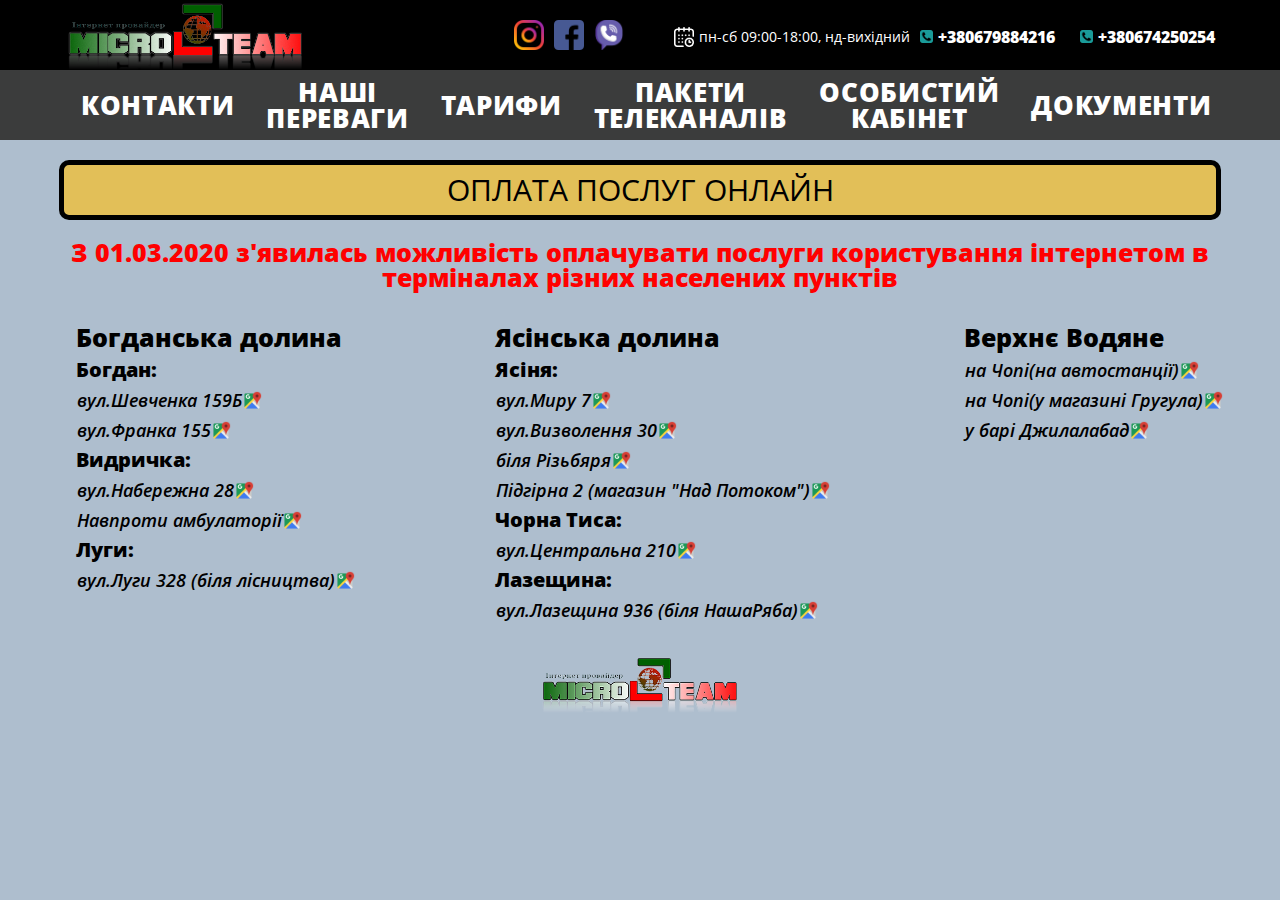
<file: Terminal_EasyPay_HTML/terminal_addresses.html>
<!DOCTYPE html>
<html lang="en">
<head>
    <meta charset="UTF-8">
    <title>MicroTeam</title>
    <link rel="stylesheet" type="text/css" href="../index.css">
    <link rel="stylesheet" type="text/css" href="../style/max420.css">
    <link rel="SHORTCUT ICON" href="../img/shortcast_ico.png">
</head>
<body style="background: #aebece">
<script src="../JS_file/header.js">
    header()
</script>

<div class="payButtWrapper">
    <a target="_blank" href="https://easypay.ua/ua/catalog/internet/microteam">Оплата послуг ОНЛАЙН</a>
</div>

<div class="terminalWrapper">
    <h3>З 01.03.2020 з'явилась можливість оплачувати послуги користування інтернетом в терміналах різних населених
        пунктів</h3>
    <div class="terminalAddressWrapper">
        <div class="bog">
            <h6>Богданська долина</h6>
            <p>Богдан:</p>
            <a target="_blank" href="https://maps.app.goo.gl/FP183jG6ZWCzno8k7">вул.Шевченка 159Б <img
                    class="googleMapsLogo"
                    src="../icons/google_maps.png"
                    alt=""></a>
            <a target="_blank" href="https://goo.gl/maps/RpsLR76ukzNprWYm9">вул.Франка 155 <img class="googleMapsLogo"
                                                                                                src="../icons/google_maps.png"
                                                                                               alt=""></a>
            <p>Видричка:</p>
            <a target="_blank" href="https://maps.app.goo.gl/WR5Wxe9hRVrPSw4a7">вул.Набережна 28 <img
                    class="googleMapsLogo"
                    src="../icons/google_maps.png"
                    alt=""></a>
            <a target="_blank" href="https://goo.gl/maps/vUzc8MkF6i6SarDk8">Навпроти амбулаторії <img
                    class="googleMapsLogo"
                    src="../icons/google_maps.png"
                    alt=""></a>
            <p>Луги:</p>
            <a target="_blank" href="https://goo.gl/maps/c23rqdtHQZiWCfR46">вул.Луги 328 (біля лісництва) <img
                    class="googleMapsLogo" src="../icons/google_maps.png"
                    alt=""></a>
        </div>

        <div class="yas">
            <h6>Ясінська долина</h6>
            <p>Ясіня:</p>
            <a href="https://goo.gl/maps/UeE316yPYUKaCdXD9" target="_blank">вул.Миру 7
                <img class="googleMapsLogo" src="../icons/google_maps.png" alt=""></a>
            <a target="_blank" href="https://maps.app.goo.gl/M6LCH7aStjQUMjop6">вул.Визволення 30 <img
                    class="googleMapsLogo"
                    src="../icons/google_maps.png"
                    alt=""></a>
            <a target="_blank" href="https://maps.app.goo.gl/61BPyFEu6jsGTVM57">біля Різьбяря <img
                    class="googleMapsLogo"
                    src="../icons/google_maps.png"
                    alt=""></a>
            <a target="_blank" href="https://maps.app.goo.gl/YafLiW87REEGtDLfA">Підгірна 2 (магазин "Над Потоком")<img
                    class="googleMapsLogo" src="../icons/google_maps.png" alt=""></a>
            <p>Чорна Тиса:</p>
            <a target="_blank" href="https://goo.gl/maps/sj9yDxtNp31ZVwbx6">вул.Центральна 210 <img
                    class="googleMapsLogo"
                    src="../icons/google_maps.png"
                    alt=""></a>
            <p>Лазещина:</p>
            <a target="_blank" href="https://goo.gl/maps/smvuVfWTCeP6aUn19">вул.Лазещина 936 (біля НашаРяба) <img
                    class="googleMapsLogo" src="../icons/google_maps.png"
                    alt=""></a>
        </div>

        <div class="aps">
            <h6>Верхнє Водяне</h6>
            <a href="#">на Чопі(на автостанції) <img class="googleMapsLogo" src="../icons/google_maps.png" alt=""></a>
            <a href="#">на Чопі(у магазині Гругула) <img class="googleMapsLogo" src="../icons/google_maps.png" alt=""></a>
            <a href="#">у барі Джилалабад <img class="googleMapsLogo" src="../icons/google_maps.png" alt=""></a>
        </div>
    </div>
</div>

<div class="sorryLogoWrapper">
    <img class="sorryLogo" src="../img/logo_hd_png.png" alt="">
</div>


</body>
</html>
</file>
<file: index.css>
.payButtWrapper a {
  width: 90%;
  height: 50px;
  background: #e2bf58;
  margin: 20px auto 20px auto;
  outline: none;
  border: 5px solid black;
  border-radius: 10px;
  display: flex;
  justify-content: center;
  align-items: center;
  font-size: 30px;
  text-transform: uppercase;
  font-family: OpenSans-Regular;
}
.payButtWrapper a:hover {
  color: white;
  border-color: white;
  cursor: pointer;
  background: #a4903a;
}

.payRedButtWrapper a {
  width: 100%;
  height: 100px;
  background: red;
  margin: 0;
  outline: none;
  border: 5px solid black;
  border-radius: 10px;
  display: flex;
  justify-content: center;
  align-items: center;
  font-size: 30px;
  text-transform: uppercase;
  font-family: OpenSans-Regular;
}
.payRedButtWrapper a:hover {
  color: white;
  border-color: white;
  cursor: pointer;
}

#advantages {
  width: 100%;
  height: 657px;
  background: url("img/globe-bg.jpg");
  background-size: cover;
}

.advantagesWrap {
  width: 1170px;
  margin: 0 auto;
  padding: 53px 0 0 0;
}
.advantagesWrap .advantagesTitleWrap {
  display: flex;
  align-items: center;
  margin: 0 0 70px 0;
}
.advantagesWrap .advantagesTitleWrap .advantagesTittleWrapText {
  height: auto;
  width: 50%;
}
.advantagesWrap .advantagesTitleWrap .advantagesTittleWrapText h3 {
  font-family: OpenSans-ExtraBold;
  text-transform: uppercase;
  font-size: 60px;
  letter-spacing: 1.2px;
  color: white;
}
.advantagesWrap .advantagesTitleWrap .advantagesTittleWrapText h4 {
  font-family: OpenSans-ExtraBold;
  text-transform: uppercase;
  font-size: 34px;
  letter-spacing: 1.2px;
  color: white;
}

.fourDivWrapper {
  display: flex;
  flex-direction: row;
  justify-content: space-between;
}
.fourDivWrapper div {
  width: 256px;
  display: flex;
  flex-direction: column;
  align-items: center;
}
.fourDivWrapper div img {
  height: 80px;
}
.fourDivWrapper div p {
  font-family: OpenSans-ExtraBold;
  font-size: 30px;
  line-height: 45px;
  letter-spacing: 0.75px;
  text-transform: uppercase;
  text-align: center;
  margin: 53px 0 0 0;
  color: white;
}

#documents {
  width: 100%;
  height: 650px;
  background: url("img/papers.co-vf81-dark-blue-ornament-texture-pattern-36-3840x2400-4k-wallpaper.jpg");
  background-size: cover;
}

.sectionNameDocs {
  width: 100%;
  display: flex;
  justify-content: space-between;
  margin: 50px 0 0 0;
  color: white;
}

.locationName {
  width: 20%;
}
.locationName p {
  text-align: center;
  font-family: OpenSans-ExtraBold;
}

.docsName {
  display: flex;
  justify-content: space-between;
  width: 75%;
}
.docsName p {
  width: 100%;
  text-align: center;
  font-family: OpenSans-ExtraBold;
}

.documentsWrapper {
  width: 1170px;
  height: 100%;
  margin: 0 auto;
  padding: 15px 0 0 0;
}
.documentsWrapper h2 {
  width: 100%;
  text-transform: uppercase;
  font-family: OpenSans-ExtraBold;
  font-size: 60px;
  color: white;
}

.firstDocksWrapper, .secondDocksWrapper, .thirdDocksWrapper {
  display: flex;
  justify-content: space-between;
  align-items: center;
  margin: 50px 0 0 0;
}
.firstDocksWrapper p, .secondDocksWrapper p, .thirdDocksWrapper p {
  width: 20%;
  text-align: center;
  font-family: OpenSans-ExtraBold;
  color: white;
}
.firstDocksWrapper .docs, .secondDocksWrapper .docs, .thirdDocksWrapper .docs {
  height: 68px;
  width: 75%;
  display: flex;
  justify-content: space-between;
}
.firstDocksWrapper .docs div, .secondDocksWrapper .docs div, .thirdDocksWrapper .docs div {
  overflow: hidden;
  width: 50%;
  height: 68px;
  position: relative;
  color: white;
  display: flex;
  justify-content: center;
  flex-direction: column;
}
.firstDocksWrapper .docs div a, .secondDocksWrapper .docs div a, .thirdDocksWrapper .docs div a {
  width: 100%;
  display: flex;
  justify-content: center;
}
.firstDocksWrapper .docs div a img, .secondDocksWrapper .docs div a img, .thirdDocksWrapper .docs div a img {
  width: 60px;
  position: absolute;
  top: -134px;
}

@font-face {
  font-family: OpenSans-ExtraBold;
  src: url("fonts/Open Sans/OpenSans-ExtraBold.ttf");
}
@font-face {
  font-family: OpenSans-ExtraBoldItalic;
  src: url("fonts/Open Sans/OpenSans-ExtraBoldItalic.ttf");
}
@font-face {
  font-family: OpenSans-Regular;
  src: url("fonts/Open Sans/OpenSans-Regular.ttf");
}
@font-face {
  font-family: OpenSans-SemiboldItalic;
  src: url("fonts/Open Sans/OpenSans-SemiboldItalic.ttf");
}
#contacts {
  width: 100%;
  height: 185px;
  background: url("img/gori-3840x2160-reka-16728.jpg");
  background-size: cover;
  background-position: 0 400px;
}

.footerWrapper {
  width: 1170px;
  height: 100%;
  background-size: cover;
  margin: 0 auto;
  display: flex;
  flex-direction: row;
  justify-content: space-between;
  align-items: center;
}
.footerWrapper div {
  width: 350px;
  height: 135px;
  display: flex;
  align-items: center;
}

.footerContentWrap1 a {
  display: flex;
  justify-content: flex-end;
  width: 100%;
  color: white;
  font-family: OpenSans-ExtraBold;
  font-size: 22px;
  letter-spacing: 0.6px;
  margin: 0 20px 0 0;
}

.footerContentWrap2 a img {
  width: 350px;
}

.footerContentWrap3 {
  display: flex;
  flex-direction: row;
  flex-wrap: wrap;
  align-items: center;
}
.footerContentWrap3 a {
  display: flex;
  justify-content: flex-end;
  width: 100%;
  color: white;
  font-family: OpenSans-ExtraBold;
  font-size: 22px;
  letter-spacing: 0.6px;
  margin: 0 20px 0 0;
}
.footerContentWrap3 a img {
  width: 21px;
  height: 21px;
  margin: 0 5px 0 0;
}

.visitCounter {
  width: 100%;
  background: silver;
  display: flex;
  justify-content: center;
}

#header {
  width: 100%;
  height: 100%;
  background: black;
  background-size: cover;
}

.headerInfoFullScreen {
  width: 100%;
  height: 70px;
  background: black;
}

.headerInfoContentWrapper {
  width: 1150px;
  margin: 0 auto;
  display: flex;
  justify-content: space-between;
  align-items: center;
}
.headerInfoContentWrapper a img {
  height: 70px;
}
.headerInfoContentWrapper .headerInfoWrap {
  display: flex;
}
.headerInfoContentWrapper .headerInfoWrap .socialLinkHeader {
  width: 110px;
  height: 40px;
  display: flex;
  justify-content: space-between;
  align-items: center;
  margin: 0 50px 0 0;
}
.headerInfoContentWrapper .headerInfoWrap .socialLinkHeader a img {
  width: 30px;
  height: 30px;
}
.headerInfoContentWrapper .headerInfoWrap .workSchedule {
  height: 40px;
  display: flex;
  margin: 0 10px 0 0;
  align-items: center;
}
.headerInfoContentWrapper .headerInfoWrap .workSchedule img {
  height: 20px;
  width: 20px;
  margin: 0 5px 0 0;
}
.headerInfoContentWrapper .headerInfoWrap .workSchedule p {
  font-family: OpenSans-Regular;
  font-size: 14px;
  color: white;
}
.headerInfoContentWrapper .headerInfoWrap .telNum {
  width: 295px;
  display: flex;
  height: 40px;
  align-items: center;
  justify-content: space-between;
}
.headerInfoContentWrapper .headerInfoWrap .telNum a {
  color: white;
  font-family: OpenSans-ExtraBold;
}
.headerInfoContentWrapper .headerInfoWrap .telNum a img {
  margin: 0 5px 0 0;
  width: 13px;
  height: 13px;
}

.logo {
  width: 100%;
  position: relative;
  display: flex;
  justify-content: center;
}
.logo img {
  width: 694px;
  height: 100%;
}

#top {
  display: none;
  width: 50px;
  position: fixed;
  left: 25px;
  bottom: 50px;
  z-index: 99;
}
#top img {
  width: 50px;
}

#top:hover {
  cursor: pointer;
}

#location {
  width: 100%;
  background: url("img/triangles-mosaic-dark-texture-4k_1536097035.jpg");
  background-size: cover;
  padding: 30px 0 30px 0;
  position: relative;
}

.locationContentWrapper {
  width: 1170px;
  margin: 0 auto;
}

.locationText {
  margin: 29px 0 0 0;
}
.locationText p {
  text-transform: uppercase;
  color: white;
}
.locationText .smallText {
  font-family: OpenSans-ExtraBold;
  font-size: 35px;
  letter-spacing: 0.88px;
}
.locationText .bigText {
  font-family: OpenSans-ExtraBold;
  font-size: 60px;
  letter-spacing: 1.5px;
}
.locationText .buttTarifsWrapper button {
  width: 100%;
  height: 50px;
  background: #e2bf58;
  text-transform: uppercase;
  font-family: OpenSans-Regular;
  font-size: 24px;
  margin: 20px 0 20px 0;
  outline: none;
  border: 5px solid black;
  border-radius: 10px;
}
.locationText .buttTarifsWrapper button:hover {
  color: white;
  border-color: white;
  cursor: pointer;
  background: #a4903a;
}

.villagesTextWrapper {
  height: 237px;
  display: flex;
  flex-wrap: wrap;
}
.villagesTextWrapper div {
  width: 33%;
  display: flex;
  align-items: center;
}
.villagesTextWrapper div img {
  width: 34px;
  height: 19px;
}
.villagesTextWrapper div p {
  font-family: OpenSans-Regular;
  font-size: 30px;
  letter-spacing: 0.75px;
  margin: 0 0 0 22px;
  color: white;
}
.villagesTextWrapper div p:hover {
  cursor: pointer;
  color: rgba(255, 255, 255, 0.6);
}

#map {
  width: 100%;
  height: 500px;
}

.mainModalContainer {
  width: 100%;
  height: 100%;
  position: absolute;
  background: rgba(0, 0, 0, 0.8);
  z-index: 100;
  top: 0;
}

.tariffsWrapper {
  width: 1170px;
  margin: 0 auto;
  transform: translate(-50%, -50%);
  position: absolute;
  top: 50%;
  left: 50%;
}

.tariffsTitle {
  text-transform: uppercase;
  font-family: OpenSans-ExtraBold;
  color: #d3d2f2;
  font-size: 26px;
  text-align: center;
}

.menuNameTariffs {
  display: flex;
  justify-content: center;
}
.menuNameTariffs div {
  width: 33%;
  display: flex;
  justify-content: center;
  flex-wrap: wrap;
}
.menuNameTariffs div p {
  font-family: OpenSans-ExtraBold;
  width: 100%;
  text-align: center;
  color: white;
  margin: 20px 0 0 0;
  font-size: 24px;
  background: black;
  padding: 5px;
  border-radius: 5px;
  box-shadow: 5px 5px 10px 5px black;
}

.menuNameTariffs2 {
  display: flex;
  justify-content: center;
}
.menuNameTariffs2 div {
  width: 33%;
  display: flex;
  justify-content: center;
  flex-wrap: wrap;
}
.menuNameTariffs2 div p {
  font-family: OpenSans-ExtraBold;
  width: 100%;
  text-align: center;
  color: white;
  margin: 20px 0 0 0;
  font-size: 24px;
  background: black;
  padding: 5px;
  border-radius: 5px;
  box-shadow: 5px 5px 10px 5px black;
}

.modalBankInfo::-webkit-scrollbar {
  display: block;
}

.modalBankInfo {
  display: block;
  width: 100%;
  height: 100%;
  position: fixed;
  right: -100%;
  top: 0;
  z-index: 100;
  background: #aebece;
  background-size: cover;
  overflow-y: scroll;
}
.modalBankInfo h4 {
  text-transform: uppercase;
  text-align: center;
  font-family: OpenSans-ExtraBold;
  font-size: 50px;
  font-weight: 600;
  color: red;
}
.modalBankInfo .title {
  font-family: OpenSans-ExtraBold;
  text-align: center;
  font-size: 28px;
  text-transform: uppercase;
  color: red;
  padding: 5px;
}
.modalBankInfo .textSorry {
  margin: 20px 0 20px 0;
  width: 100%;
  font-family: Arial;
  font-size: 16px;
  text-align: center;
}
.modalBankInfo #closeBankingModal {
  width: 30px;
  height: 30px;
  position: absolute;
  top: 40px;
  right: 30px;
}
.modalBankInfo #closeBankingModal:hover {
  cursor: pointer;
}

.newBankInfoWrapper {
  display: flex;
  flex-wrap: wrap;
  justify-content: center;
}
.newBankInfoWrapper .newBankInfo {
  width: 320px;
  line-height: 1.4;
}

.sorryLogoWrapper {
  width: 100%;
  display: flex;
  justify-content: center;
  margin: 30px 0 0 0;
}

.sorryLogo {
  width: 200px;
}

.buttonShowModal {
  display: block;
  right: -195px;
  top: 45%;
  background: rgba(131, 144, 139, 0.3);
  position: fixed;
  transform: rotate(270deg);
  font-family: OpenSans-SemiboldItalic;
  color: whitesmoke;
  padding: 10px;
  border-radius: 15px;
  z-index: 101;
}

.buttonShowModalHide {
  display: block;
  right: -195px;
  top: -300px;
  background: rgba(131, 144, 139, 0.3);
  position: fixed;
  transform: rotate(270deg);
  font-family: OpenSans-SemiboldItalic;
  color: whitesmoke;
  padding: 10px;
  border-radius: 15px;
  z-index: 101;
}

.buttonShowModalRed {
  display: block;
  right: -195px;
  top: 45%;
  background: rgb(255, 0, 2);
  position: fixed;
  transform: rotate(270deg);
  font-family: OpenSans-SemiboldItalic;
  color: whitesmoke;
  padding: 10px;
  border-radius: 15px;
  z-index: 101;
}

.buttonShowModal:hover {
  cursor: pointer;
}

.buttonShowModalRed:hover {
  cursor: pointer;
}

.modalNewsInfo::-webkit-scrollbar {
  display: none;
}

.modalNewsInfoWrapper {
  width: 100%;
  height: 100%;
  background: rgba(0, 0, 0, 0.6);
  position: fixed;
  top: 0;
  z-index: 102;
}

.modalNewsInfo {
  z-index: 103;
  display: block;
  width: 80%;
  height: 80%;
  position: fixed;
  transform: translate(-50%, -50%);
  top: 50%;
  left: 50%;
  background: #aebece;
  background-size: cover;
  overflow-y: scroll;
  border-radius: 50px;
  box-shadow: 0 0 30px 30px rgba(255, 255, 255, 0.3);
}
.modalNewsInfo h4 {
  text-transform: uppercase;
  text-align: center;
  font-family: OpenSans-ExtraBold;
  font-size: 50px;
  font-weight: 600;
  color: red;
}
.modalNewsInfo .title {
  margin: 0 auto;
  width: 80%;
  font-family: OpenSans-ExtraBold;
  text-align: center;
  font-size: 28px;
  text-transform: uppercase;
  color: red;
  padding: 5px;
}
.modalNewsInfo .textSorry {
  margin: 20px 0 20px 0;
  width: 100%;
  font-family: Arial;
  font-size: 16px;
  text-align: center;
}
.modalNewsInfo #closeNewsModal {
  width: 30px;
  height: 30px;
  position: absolute;
  top: 20px;
  right: 30px;
}
.modalNewsInfo #closeNewsModal:hover {
  cursor: pointer;
}

.newsText {
  width: 100%;
  text-align: center;
}
.newsText p {
  padding: 10px;
  line-height: 1.5;
  font-family: OpenSans-ExtraBold;
}

.sorryLogoWrapper {
  width: 100%;
  display: flex;
  justify-content: center;
  margin: 30px 0 0 0;
}

.sorryLogo {
  width: 200px;
}

nav {
  width: 100%;
  height: 70px;
  background: rgba(202, 206, 206, 0.29);
}

.navWrap {
  height: 100%;
  width: 1150px;
  margin: 0 auto;
  display: flex;
  flex-direction: row;
  justify-content: space-between;
}
.navWrap li {
  display: flex;
  align-items: center;
  padding: 0 15.9px 0 15.9px;
}
.navWrap li a {
  font-family: OpenSans-ExtraBold;
  text-transform: uppercase;
  font-size: 26px;
  letter-spacing: 0.7px;
  color: white;
  text-align: center;
}

header {
  min-width: 320px;
  background: black;
}

.phoneHeaderLogo {
  width: 100%;
}

.phoneHeaderNavBarFullScreen {
  width: 100%;
  height: 50px;
  background: rgba(202, 206, 206, 0.29);
}

.phoneHeaderNavBarWrap {
  width: 320px;
  margin: 0 auto;
  height: 100%;
  display: flex;
  align-items: center;
  justify-content: space-between;
  position: relative;
}

.phoneMenuButt {
  width: 37px;
  height: 42px;
}

.callButt {
  display: flex;
}
.callButt img {
  height: 40px;
}
.callButt a {
  color: white;
  font-family: OpenSans-ExtraBold;
  font-size: 22px;
  border: 1px solid white;
  border-radius: 5px;
  padding: 5px;
}

.navListPhoneHeaderFullBackground {
  display: none;
  position: absolute;
  width: 100%;
  height: 100%;
  background: rgba(0, 0, 0, 0.7);
  z-index: 102;
}

.navListPhoneHeader {
  position: absolute;
  width: 100%;
  margin: 2px 0 0 0;
  z-index: 103;
  background: #3c3c3c;
}
.navListPhoneHeader nav {
  background: #3c3c3c;
  height: 100%;
}
.navListPhoneHeader .navWrap {
  display: none;
  width: 100%;
  flex-direction: column;
  align-items: center;
}
.navListPhoneHeader .navWrap li {
  width: 99%;
  border-radius: 50px;
  justify-content: center;
  padding: 0;
}
.navListPhoneHeader .navWrap li a {
  font-size: 15px;
  padding: 17px 0;
  width: 100%;
}

.socialLinkHeaderPhone {
  display: none;
  width: 260px;
  justify-content: space-around;
  margin: 20px auto;
}
.socialLinkHeaderPhone a {
  margin: 0 10px 0 10px;
}

.fixedBody {
  position: fixed;
  width: 100%;
}

body {
  background: black;
}

.contentBG {
  background: rgba(0, 0, 0, 0.6);
  width: 90%;
  margin: 50px auto;
  display: flex;
  justify-content: center;
  align-items: center;
  border-radius: 40px;
  box-shadow: 35px 35px 55px black;
}

.contentWrapper {
  width: 80%;
  min-height: 80%;
  display: flex;
  flex-direction: column;
  justify-content: center;
  align-items: center;
}

.contentWrapper h1 {
  font-family: OpenSans-ExtraBold;
  color: red;
  font-size: 40px;
  text-align: center;
  margin: 0 0 20px 0;
}

.contentWrapper p {
  width: 100%;
  font-family: OpenSans;
  color: white;
  font-size: 22px;
  letter-spacing: 1.3px;
  text-align: left;
  padding: 5px 0;
}

.contentWrapper p a {
  color: white;
}

#sendInfoButt {
  padding: 20px 0;
  width: 80%;
  background: #e2bf58;
  text-transform: uppercase;
  font-family: OpenSans-Bold;
  font-size: 24px;
  outline: none;
  border: 5px solid black;
  border-radius: 30px;
  margin: 20px 0 20px 0;
}

#sendInfoButt:hover {
  color: white;
  border-color: white;
  cursor: pointer;
  background: #a4903a;
}

#sendInfoButt:active {
  outline: none;
}

@media screen and (max-width: 479px) {
  .contentWrapper h1 {
    font-size: 22px;
  }
  .contentWrapper p {
    font-size: 13px;
  }
  #sendInfoButt {
    width: 100%;
    font-size: 23px;
    padding: 8px 0;
  }
  .logo {
    width: 245px;
  }
}
/* http://meyerweb.com/eric/tools/css/reset/
   v2.0 | 20110126
   License: none (public domain)
*/
html, body, div, span, applet, object, iframe,
h1, h2, h3, h4, h5, h6, p, blockquote, pre,
a, abbr, acronym, address, big, cite, code,
del, dfn, em, img, ins, kbd, q, s, samp,
small, strike, strong, sub, sup, tt, var,
b, u, i, center,
dl, dt, dd, ol, ul, li,
fieldset, form, label, legend,
table, caption, tbody, tfoot, thead, tr, th, td,
article, aside, canvas, details, embed,
figure, figcaption, footer, header, hgroup,
menu, nav, output, ruby, section, summary,
time, mark, audio, video {
  margin: 0;
  padding: 0;
  border: 0;
  font-size: 100%;
  font: inherit;
  vertical-align: baseline;
}

/* HTML5 display-role reset for older browsers */
article, aside, details, figcaption, figure,
footer, header, hgroup, menu, nav, section {
  display: block;
}

body {
  line-height: 1;
}

ol, ul {
  list-style: none;
}

blockquote, q {
  quotes: none;
}

blockquote:before, blockquote:after,
q:before, q:after {
  content: "";
  content: none;
}

table {
  border-collapse: collapse;
  border-spacing: 0;
}

a {
  text-decoration: none;
  color: #000;
}

.containerCtvWrapper {
  width: 100%;
  min-height: 86vh;
  background: #89c0ba;
}

.containerCtv {
  width: 1150px;
  margin: 0 auto;
  height: 100%;
  display: flex;
  justify-content: space-between;
  flex-wrap: wrap;
}

.contentCtvWrappers {
  width: 29%;
  height: 100%;
  overflow-y: hidden;
  background: #5598a1;
  padding: 20px;
  margin: 20px 0 20px 0;
  border-radius: 30px;
}
.contentCtvWrappers .ctvPriceTitleWrapper {
  background: rgba(0, 0, 0, 0.6);
  padding: 20px;
  border-radius: 30px;
}
.contentCtvWrappers .ctvPriceTitleWrapper h3 {
  font-family: OpenSans-Regular;
  font-weight: 700;
  text-align: center;
  padding: 0 0 15px 0;
  color: #E2E2E2;
}
.contentCtvWrappers .ctvPriceTitleWrapper .ctvPriceText {
  text-align: center;
  font-family: OpenSans-Regular;
  font-weight: 700;
  padding: 10px 0 0 0;
  color: #E2E2E2;
}
.contentCtvWrappers .ctvPriceTitleWrapper img {
  width: 30px;
  margin: 0 0 0 10px;
}
.contentCtvWrappers .ctvPriceTitleWrapper img:hover {
  cursor: pointer;
}

.contentCTV1, .contentCTV2, .contentCTV3 {
  height: 100%;
  display: flex;
  flex-wrap: wrap;
  justify-content: space-around;
}
.contentCTV1 .channels, .contentCTV2 .channels, .contentCTV3 .channels {
  width: 40%;
  display: flex;
  flex-direction: column;
  align-items: center;
  margin: 20px 0 0 0;
  background: #80dcfc;
  border-radius: 30px;
  padding: 10px;
}
.contentCTV1 .channels img, .contentCTV2 .channels img, .contentCTV3 .channels img {
  width: 60px;
}
.contentCTV1 .channels p, .contentCTV2 .channels p, .contentCTV3 .channels p {
  font-family: OpenSans-Regular;
  text-align: center;
  color: #000000;
}

.scrollDown1, .scrollDown2, .scrollDown3 {
  animation-name: scrollUpRotate;
  animation-duration: 1s;
  animation-fill-mode: forwards;
}

.scrollDown1anim, .scrollDown2anim, .scrollDown3anim {
  animation-name: scrollDownRotate;
  animation-duration: 1s;
  animation-fill-mode: forwards;
}

@keyframes scrollDownRotate {
  from {
    transform: rotate(0deg);
  }
  to {
    transform: rotate(180deg);
  }
}
@keyframes scrollUpRotate {
  from {
    transform: rotate(180deg);
  }
  to {
    transform: rotate(0deg);
  }
}
.terminalWrapper {
  width: 100%;
}
.terminalWrapper h3 {
  font-size: 25px;
  text-align: center;
  font-family: OpenSans-ExtraBold;
  color: red;
  padding: 0 50px 0 50px;
}

.googleMapsLogo {
  width: 20px;
  position: absolute;
}

.terminalAddressWrapper {
  margin: 30px 0 0 0;
  width: 100%;
  display: flex;
  justify-content: space-around;
}
.terminalAddressWrapper div {
  display: flex;
  flex-direction: column;
}
.terminalAddressWrapper div h6 {
  font-size: 25px;
  font-family: OpenSans-ExtraBold;
  padding: 5px;
}
.terminalAddressWrapper div p {
  font-size: 20px;
  font-family: OpenSans-ExtraBold;
  padding: 5px;
}
.terminalAddressWrapper div a {
  padding: 6px;
  font-size: 18px;
  font-family: OpenSans-SemiboldItalic;
}

#payPage {
  width: 100%;
  height: 100vh;
  background: url("../img/globe-bg.jpg");
  background-size: cover;
}
#payPage .payPageWrapper {
  width: 1150px;
  margin: 0 auto;
  padding: 53px 0 53px 0;
}
#payPage .payPageWrapper .payPageTitle {
  width: 100%;
}
#payPage .payPageWrapper .payPageTitle h3 {
  font-family: OpenSans-ExtraBold;
  text-transform: uppercase;
  font-size: 60px;
  letter-spacing: 1.2px;
  color: white;
}
#payPage .payPageWrapper .payPageTitle h4 {
  font-family: OpenSans-ExtraBold;
  text-transform: uppercase;
  font-size: 34px;
  letter-spacing: 1.2px;
  color: white;
}
#payPage .payPageWrapper .btnWrapper {
  display: flex;
  flex-direction: row;
  justify-content: space-between;
  margin-top: 50px;
}
#payPage .payPageWrapper .btnWrapper .aprivatYas .privatYas {
  width: 350px;
  height: 380px;
  background: rgba(0, 0, 0, 0.7);
  display: flex;
  flex-direction: column;
  align-items: center;
  justify-content: center;
  border-radius: 50px;
}
#payPage .payPageWrapper .btnWrapper .aprivatYas .privatYas .privatYasImgWarpper {
  height: 200px;
  display: flex;
  align-items: center;
  margin: 0;
}
#payPage .payPageWrapper .btnWrapper .aprivatYas .privatYas .privatYasImgWarpper img {
  width: 200px;
}
#payPage .payPageWrapper .btnWrapper .aprivatYas .privatYas p {
  font-family: OpenSans-ExtraBold;
  text-transform: uppercase;
  font-size: 34px;
  letter-spacing: 1.2px;
  color: white;
  text-align: center;
  margin-top: 20px;
}
#payPage .payPageWrapper .btnWrapper .aprivatYas .privatYas div {
  font-family: OpenSans-ExtraBold;
  text-transform: uppercase;
  font-size: 18px;
  letter-spacing: 1.2px;
  color: white;
  text-align: center;
  margin-top: 20px;
}
#payPage .payPageWrapper .btnWrapper .aprivatYas:hover .privatYas {
  background: rgb(0, 0, 0);
}
#payPage .payPageWrapper .btnWrapper .aprivatYas:hover .privatYas .privatYasImgWarpper img {
  width: 250px;
}
#payPage .payPageWrapper .btnWrapper .aprivatBog .privatBog {
  background: rgba(0, 0, 0, 0.7);
  width: 350px;
  height: 380px;
  display: flex;
  flex-direction: column;
  align-items: center;
  justify-content: center;
  border-radius: 50px;
}
#payPage .payPageWrapper .btnWrapper .aprivatBog .privatBog .privatBogImgWarpper {
  height: 200px;
  display: flex;
  align-items: center;
  margin: 0;
}
#payPage .payPageWrapper .btnWrapper .aprivatBog .privatBog .privatBogImgWarpper img {
  width: 200px;
}
#payPage .payPageWrapper .btnWrapper .aprivatBog .privatBog p {
  font-family: OpenSans-ExtraBold;
  text-transform: uppercase;
  font-size: 34px;
  letter-spacing: 1.2px;
  color: white;
  text-align: center;
  margin-top: 20px;
}
#payPage .payPageWrapper .btnWrapper .aprivatBog .privatBog div {
  font-family: OpenSans-ExtraBold;
  text-transform: uppercase;
  font-size: 18px;
  letter-spacing: 1.2px;
  color: white;
  text-align: center;
  margin-top: 20px;
}
#payPage .payPageWrapper .btnWrapper .aprivatBog:hover .privatBog {
  background: rgb(0, 0, 0);
}
#payPage .payPageWrapper .btnWrapper .aprivatBog:hover .privatBog .privatBogImgWarpper img {
  width: 250px;
}
#payPage .payPageWrapper .btnWrapper .aeasyPay .easyPay {
  background: rgba(0, 0, 0, 0.7);
  width: 350px;
  height: 380px;
  display: flex;
  flex-direction: column;
  align-items: center;
  justify-content: center;
  border-radius: 50px;
}
#payPage .payPageWrapper .btnWrapper .aeasyPay .easyPay .easyPayImg {
  height: 200px;
  display: flex;
  align-items: center;
  margin: 0;
}
#payPage .payPageWrapper .btnWrapper .aeasyPay .easyPay .easyPayImg img {
  width: 200px;
}
#payPage .payPageWrapper .btnWrapper .aeasyPay .easyPay p {
  font-family: OpenSans-ExtraBold;
  text-transform: uppercase;
  font-size: 34px;
  letter-spacing: 1.2px;
  color: white;
  text-align: center;
  margin-top: 20px;
}
#payPage .payPageWrapper .btnWrapper .aeasyPay .easyPay div {
  font-family: OpenSans-ExtraBold;
  text-transform: uppercase;
  font-size: 18px;
  letter-spacing: 1.2px;
  color: white;
  text-align: center;
  margin-top: 20px;
}
#payPage .payPageWrapper .btnWrapper .aeasyPay:hover .easyPay {
  background: rgb(0, 0, 0);
}
#payPage .payPageWrapper .btnWrapper .aeasyPay:hover .easyPay .easyPayImg img {
  width: 250px;
}

/*# sourceMappingURL=index.css.map */
</file>
<file: style/max420.css>
@media screen and (max-width: 421px) {
  #header {
    min-width: 320px;
    height: 100%;
  }
  .logo {
    margin: 0 auto;
  }
  .logo img {
    width: 100%;
  }
  #top {
    width: 30px;
    left: 15px;
    bottom: 15px;
  }
  #top img {
    width: 100%;
  }
  #advantages {
    min-width: 320px;
    height: 100%;
  }
  .advantagesWrap {
    width: 320px;
  }
  .advantagesWrap h3 {
    font-size: 35px;
  }
  .fourDivWrapper {
    flex-direction: column;
    align-items: center;
  }
  .fourDivWrapper div {
    width: 100%;
    margin: 0 0 30px 0;
  }
  .fourDivWrapper div p {
    font-size: 15px;
    margin: 10px 0 0 0;
  }
  #location {
    min-width: 320px;
    min-height: 0;
  }
  .locationContentWrapper {
    width: 320px;
  }
  .locationText {
    margin: 0;
  }
  .locationText p {
    text-transform: uppercase;
    color: white;
  }
  .locationText .smallText {
    font-size: 15px;
  }
  .locationText .bigText {
    font-size: 30px;
  }
  .villagesTextWrapper {
    height: 300px;
    margin: 30px 0 0 0;
  }
  .villagesTextWrapper div {
    width: 100%;
  }
  .villagesTextWrapper div img {
    width: 20px;
    height: 9px;
  }
  .villagesTextWrapper div p {
    font-size: 18px;
    margin: 0 0 0 10px;
  }
  .villagesTextWrapper div span {
    font-size: 13px;
    margin: 0 0 0 10px;
  }
  #map {
    display: none;
  }
  .mainModalContainer {
    min-width: 320px;
    height: 100%;
  }
  .tariffsWrapper {
    width: 320px;
  }
  .tariffsTitle {
    text-transform: uppercase;
    font-family: OpenSans-ExtraBold;
    color: #d3d2f2;
    font-size: 26px;
    text-align: center;
  }
  .menuNameTariffs div span {
    height: 35px;
    font-size: 13px;
  }
  .menuNameTariffs div p {
    color: white;
    font-size: 13px;
  }
  .menuNameTariffs2 div span {
    height: 35px;
    font-size: 13px;
  }
  .menuNameTariffs2 div p {
    color: white;
    font-size: 13px;
  }
  #documents {
    min-width: 320px;
    height: 100%;
  }
  .sectionNameDocs {
    display: none;
  }
  .locationName {
    width: 20%;
  }
  .locationName p {
    text-align: center;
    font-family: OpenSans-ExtraBold;
  }
  .docsName {
    display: flex;
    justify-content: space-between;
    width: 75%;
  }
  .docsName p {
    width: 100%;
    text-align: center;
    font-family: OpenSans-ExtraBold;
  }
  .documentsWrapper {
    width: 320px;
  }
  .documentsWrapper h2 {
    font-size: 30px;
  }
  .firstDocksWrapper, .secondDocksWrapper, .thirdDocksWrapper {
    flex-direction: column;
    height: 100%;
  }
  .firstDocksWrapper p, .secondDocksWrapper p, .thirdDocksWrapper p {
    width: 95%;
    margin: 0 0 30px 0;
  }
  .firstDocksWrapper .docs, .secondDocksWrapper .docs, .thirdDocksWrapper .docs {
    height: 100%;
    flex-direction: column;
    align-items: center;
  }
  .firstDocksWrapper .docs div, .secondDocksWrapper .docs div, .thirdDocksWrapper .docs div {
    overflow: hidden;
    width: 219px;
    height: 68px;
    position: relative;
    color: white;
    display: flex;
    justify-content: center;
    flex-direction: column;
    margin: 10px;
  }
  .firstDocksWrapper .docs div a, .secondDocksWrapper .docs div a, .thirdDocksWrapper .docs div a {
    width: 100%;
    display: flex;
    justify-content: center;
  }
  .firstDocksWrapper .docs div a img, .secondDocksWrapper .docs div a img, .thirdDocksWrapper .docs div a img {
    width: 60px;
    position: absolute;
    top: -134px;
  }
  #contacts {
    min-width: 320px;
    height: 100%;
    background-size: auto;
    background-position: 0;
  }
  .footerWrapper {
    width: 320px;
    flex-direction: column;
  }
  .footerWrapper div {
    width: 100%;
  }
  .footerContentWrap1 {
    width: 100%;
  }
  .footerContentWrap1 p {
    color: black;
  }
  .footerContentWrap2 {
    width: 100%;
  }
  .footerContentWrap2 a img {
    width: 100%;
  }
  .footerContentWrap3 {
    width: 100%;
  }
  .footerContentWrap3 a {
    justify-content: center;
    margin: 0;
  }
  .modalBankInfo #closeBankingModal {
    width: 40px;
    height: 40px;
    top: 5px;
    right: 16px;
  }
  .modalBankInfo .textSorry {
    font-size: 11px;
  }
  .modalBankInfo .title {
    font-size: 17px;
  }
  .modalBankInfo .newBankInfoWrapper .newBankInfo {
    font-size: 15px;
  }
  .sorryLogo {
    width: 200px;
    height: 57px;
  }
  .containerCtvWrapper {
    min-width: 320px;
    min-height: 100%;
  }
  .containerCtv {
    width: 320px;
    flex-direction: column;
  }
  .contentCtvWrappers {
    width: 100%;
    padding: 20px 0 20px 0;
  }
  .ctvPriceTitleWrapper {
    margin: 0 10px 0 10px;
  }
  .contentCTV .channels {
    width: 40%;
  }
  .contentCTV .channels img {
    width: 30px;
  }
  .modalNewsInfo {
    width: 95%;
  }
  .modalNewsInfo #closeNewsModal {
    width: 40px;
    height: 40px;
    top: 1%;
    right: 5%;
  }
  .modalNewsInfo .textSorry {
    font-size: 11px;
  }
  .modalNewsInfo .title {
    font-size: 17px;
  }
  .modalNewsInfo .newsText {
    max-width: 360px;
    transform: translate(-50%, -50%);
    margin-left: 50%;
    margin-top: 145px;
  }
  .modalNewsInfo .newsText p {
    max-width: 360px;
    padding: 10px;
    line-height: 1.5;
    font-family: OpenSans-ExtraBold;
  }
  .modalNewsInfo .sorryLogo {
    width: 200px;
    height: 57px;
  }
  .payButtWrapper a {
    height: 75px;
    text-transform: uppercase;
    text-align: center;
  }
  .payRedButtWrapper a {
    width: 85%;
    margin: 0 0 43px 0;
    text-align: center;
  }
  #payPage {
    min-width: 320px;
    height: 100%;
  }
  #payPage .payPageWrapper {
    width: 320px;
    padding: 20px;
    margin: 0 auto;
  }
  #payPage .payPageWrapper .btnWrapper {
    flex-direction: column;
    height: 100%;
  }
  #payPage .payPageWrapper .btnWrapper .privatYas {
    margin-bottom: 20px;
  }
  #payPage .payPageWrapper .btnWrapper .privatYas img {
    width: 150px;
  }
  #payPage .payPageWrapper .btnWrapper .privatBog {
    margin-bottom: 20px;
  }
  #payPage .payPageWrapper .btnWrapper .privatBog img {
    width: 150px;
  }
  #payPage .payPageWrapper .btnWrapper .easyPay img {
    width: 150px;
  }
  .terminalWrapper h3 {
    font-size: 20px;
  }
  .terminalAddressWrapper {
    flex-direction: column;
    justify-content: center;
    align-items: center;
  }
  .terminalAddressWrapper div {
    width: 59%;
  }
  .terminalAddressWrapper div h6 {
    padding: 10px 0;
  }
  .terminalAddressWrapper div p {
    padding: 7px 5px;
  }
  .terminalAddressWrapper div a {
    padding: 4px 2px;
  }
}

/*# sourceMappingURL=max420.css.map */
</file>
<file: style.css>
/* 1. Налаштування та змінні (мають бути першими) */
@import "styles/variables.css";
@import "styles/header.css";

/* 2. Основні секції */
@import "styles/hero.css";
@import "styles/advantages.css";
@import "styles/tariffs.css";
@import "styles/location.css";

/* 3. Компоненти та вікна */
@import "styles/order_modal.css";
@import "styles/pay_btn.css";
@import "styles/tv.css";
@import "styles/pay_page.css";
@import "styles/icons.css";

/* 4. Футер (завжди в кінці) */
@import "styles/footer.css";



/* --- START: GLOBAL STYLES (Загальні налаштування) --- */
* {
    margin: 0;
    padding: 0;
    box-sizing: border-box;
    font-family: 'Arial', sans-serif;
}

body {
    color: #333;
    line-height: 1.6;
}

.container {
    max-width: 1100px;
    margin: 0 auto;
    padding: 0 20px;
}

.section {
    padding: 60px 0;
    text-align: center;
}

.bg-light {
    background: #f9f9f9;
}
a{
    text-decoration: none;
}
/* --- END: GLOBAL STYLES --- */
</file>
